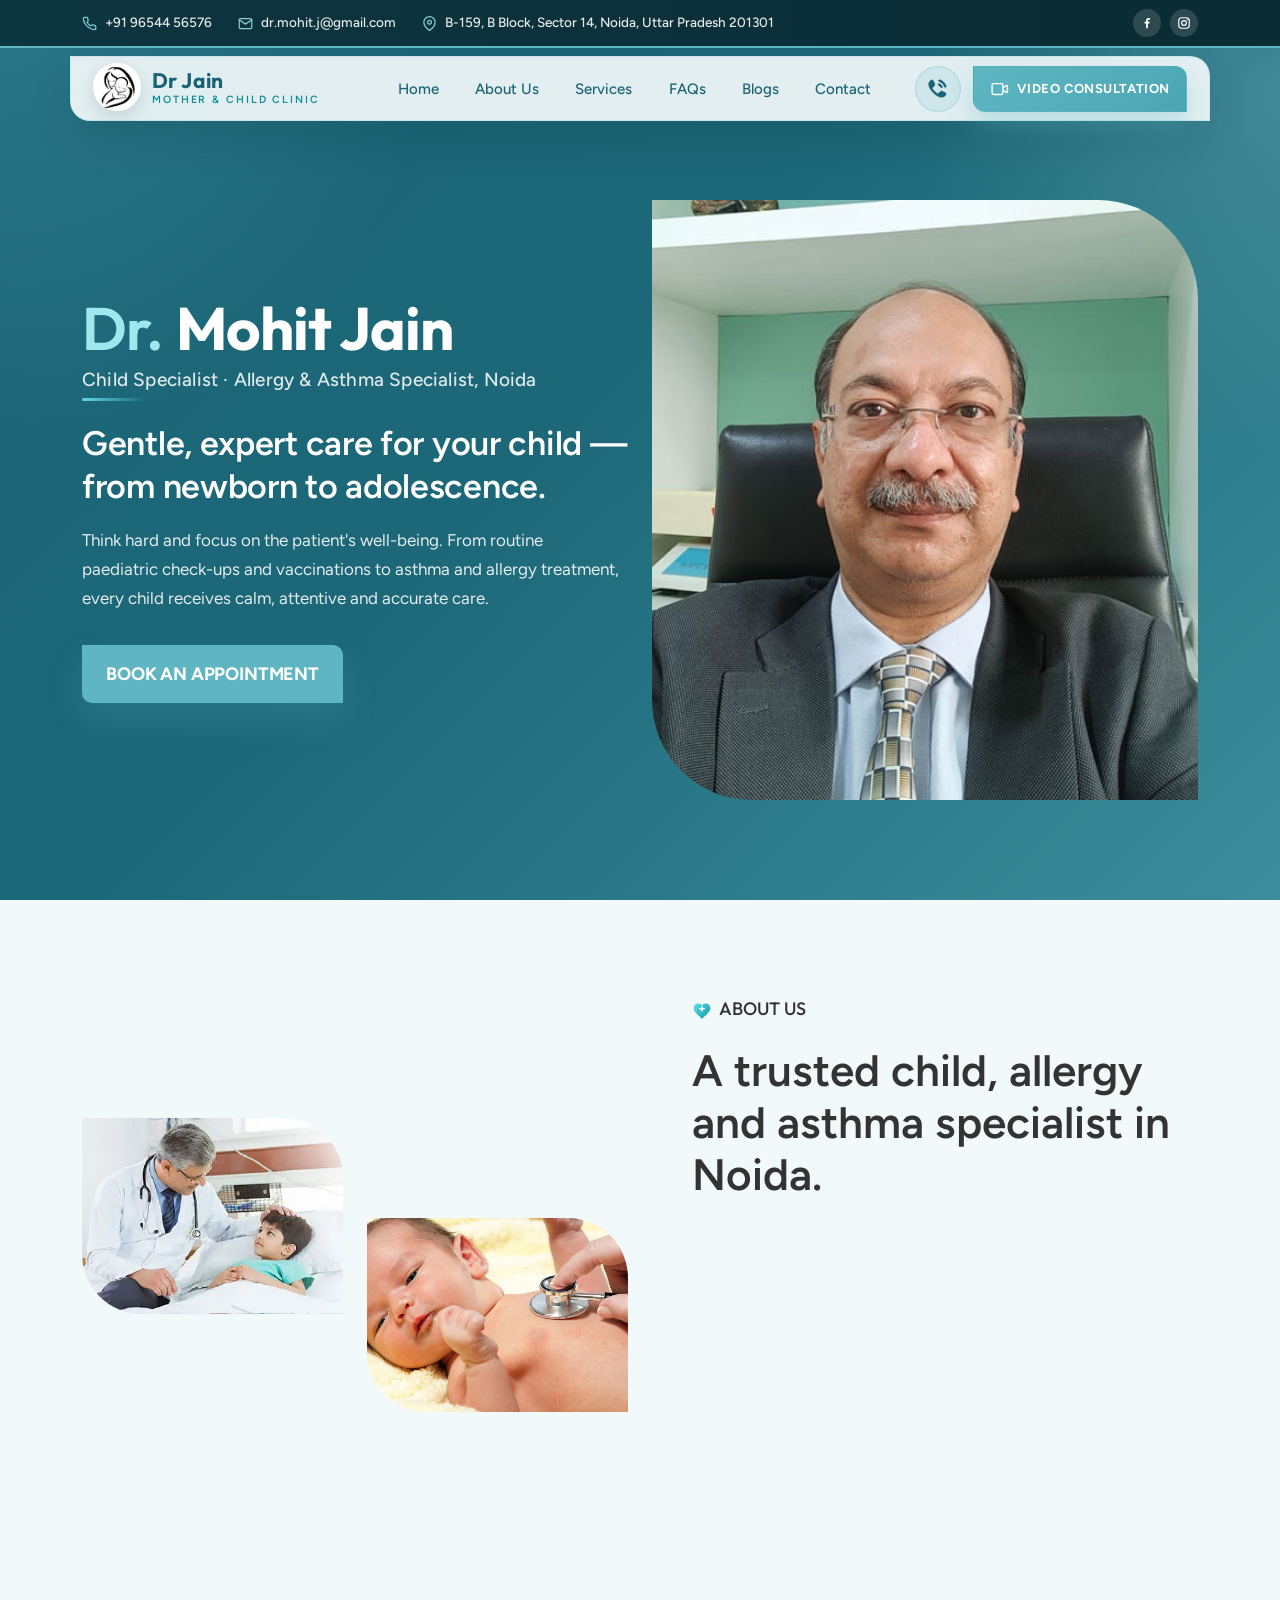
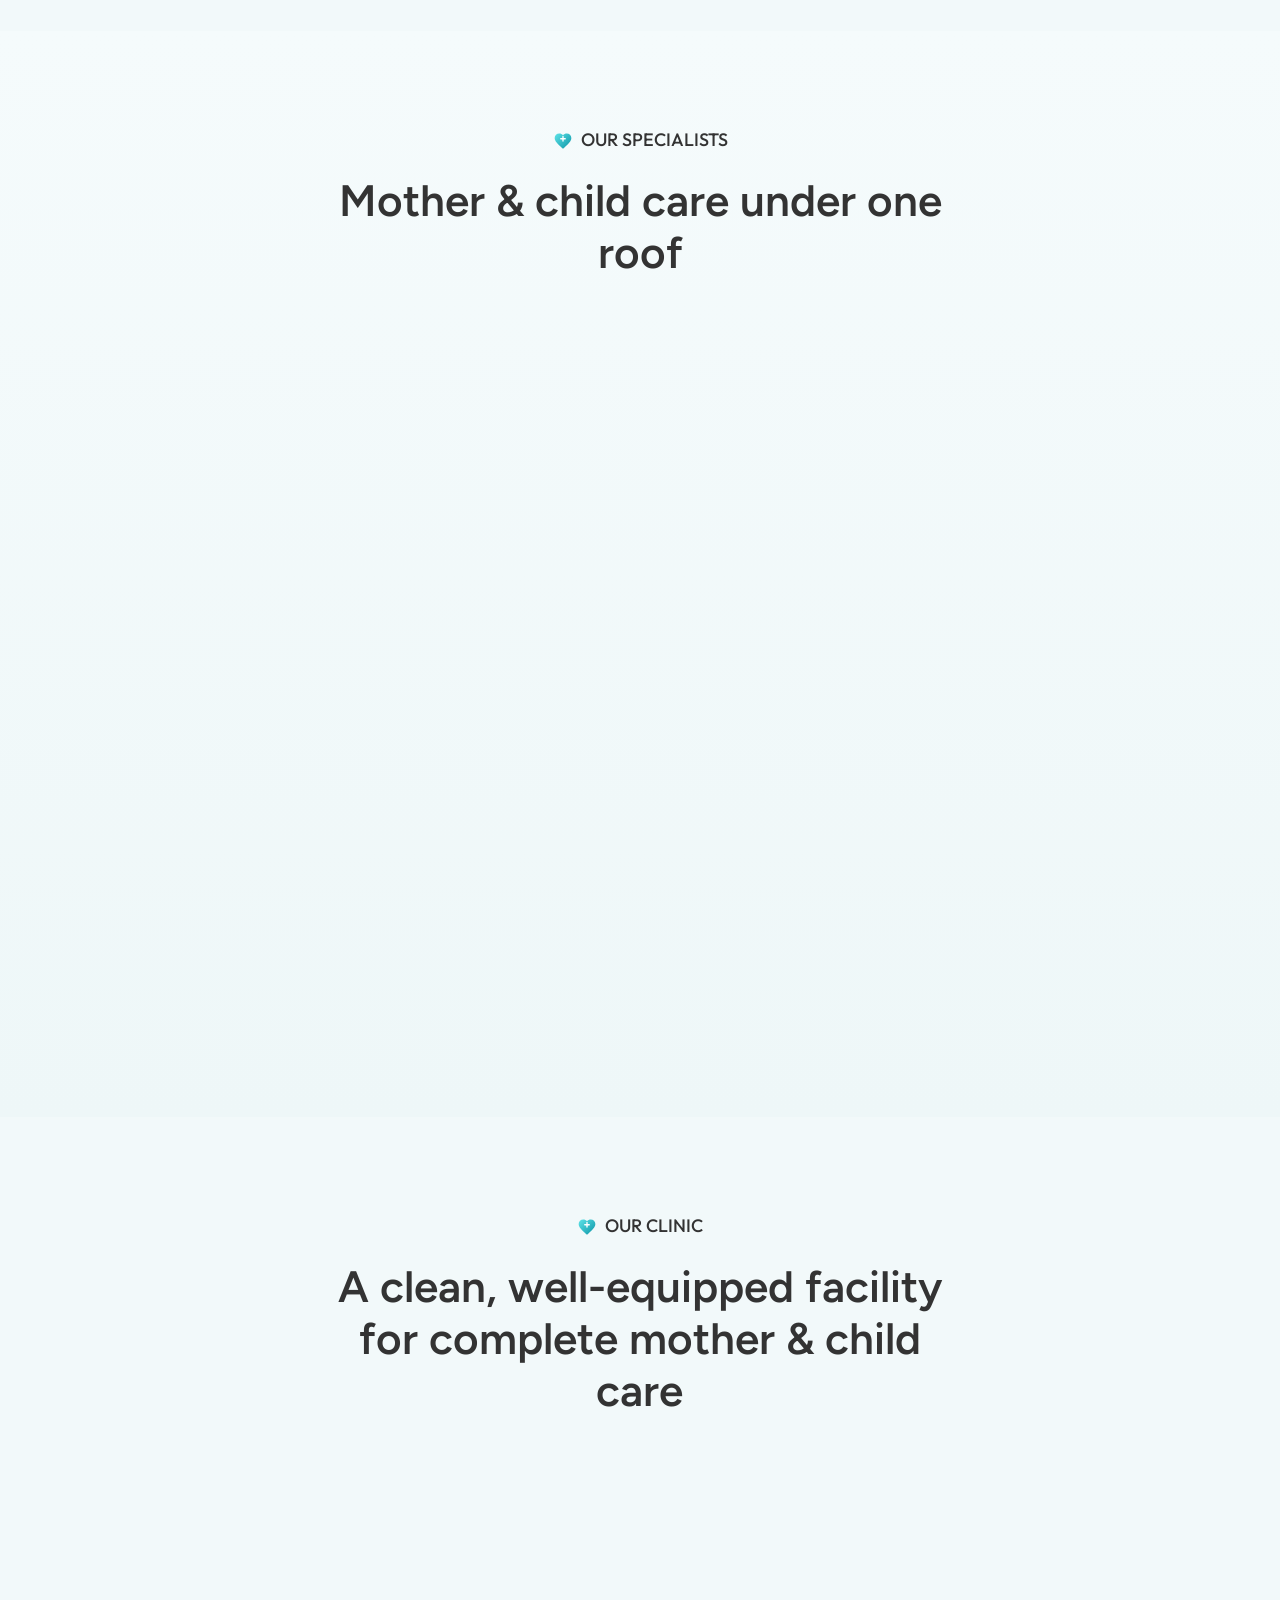
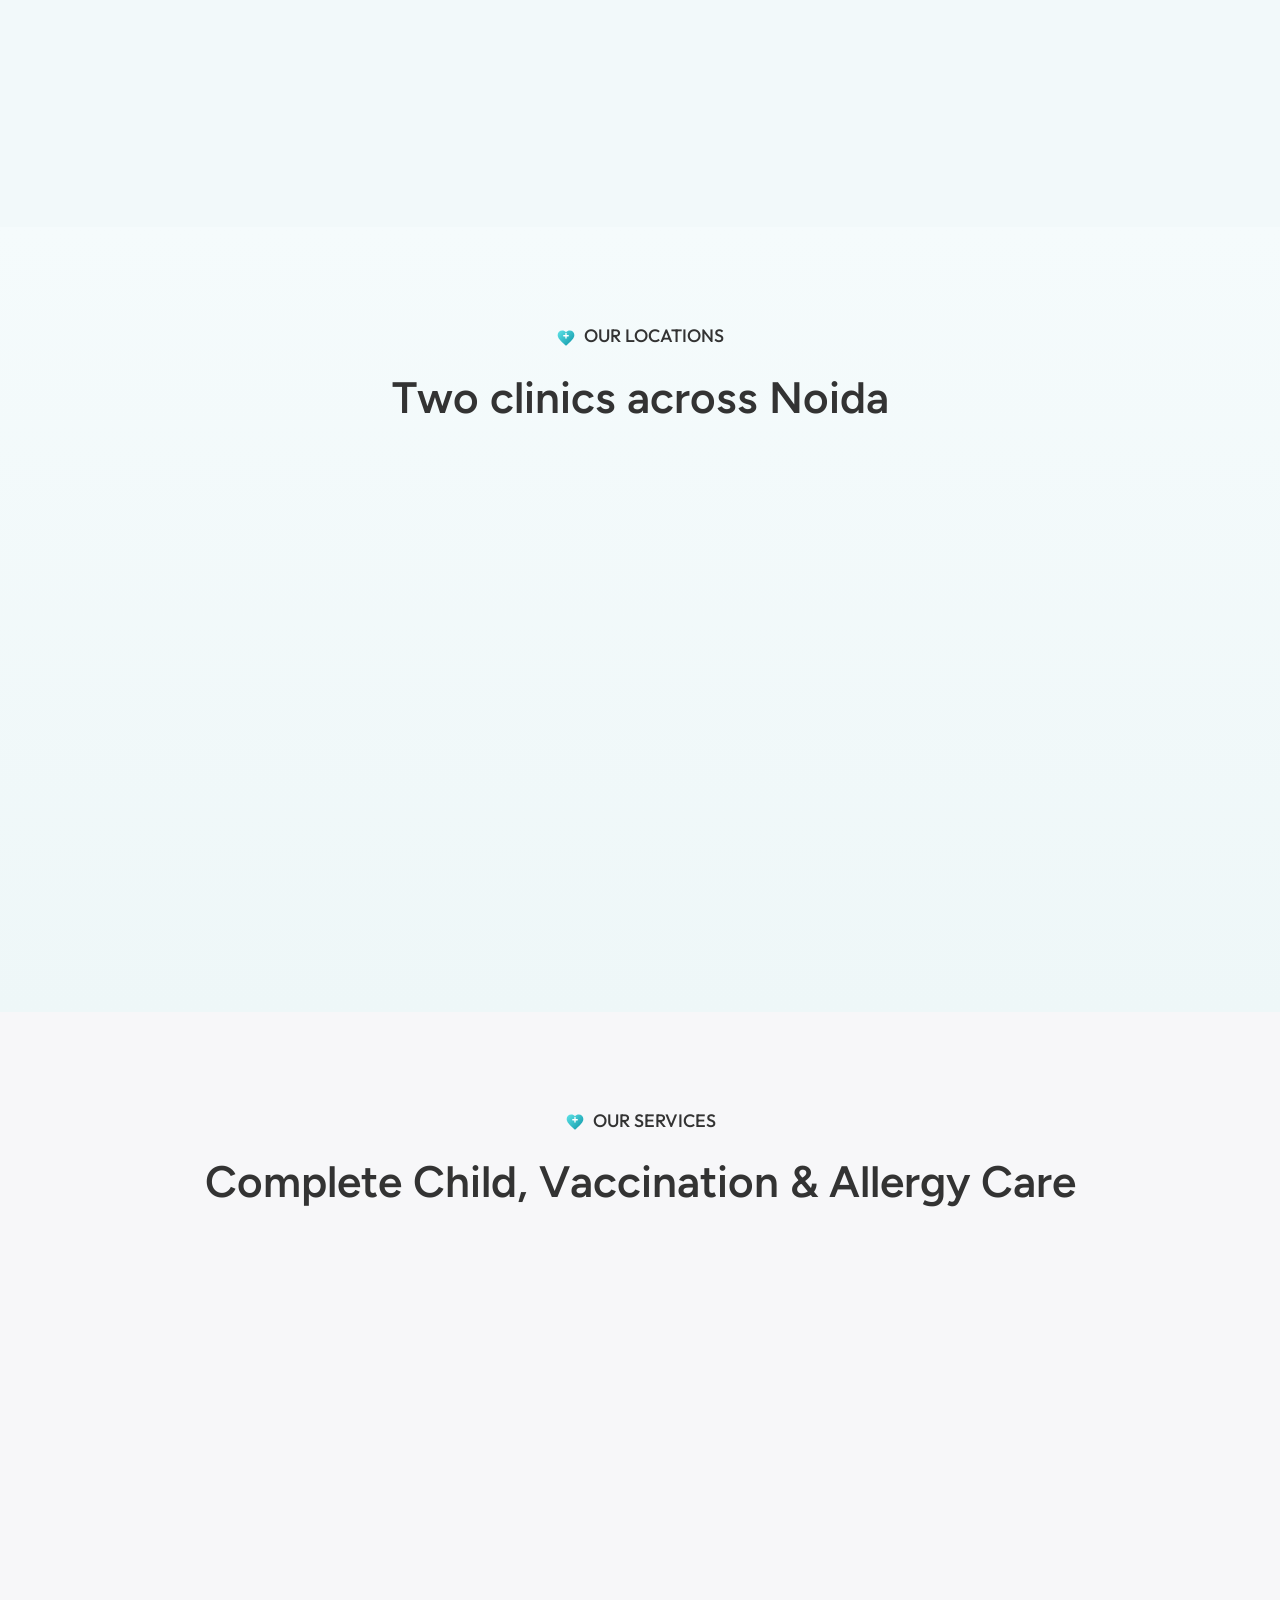
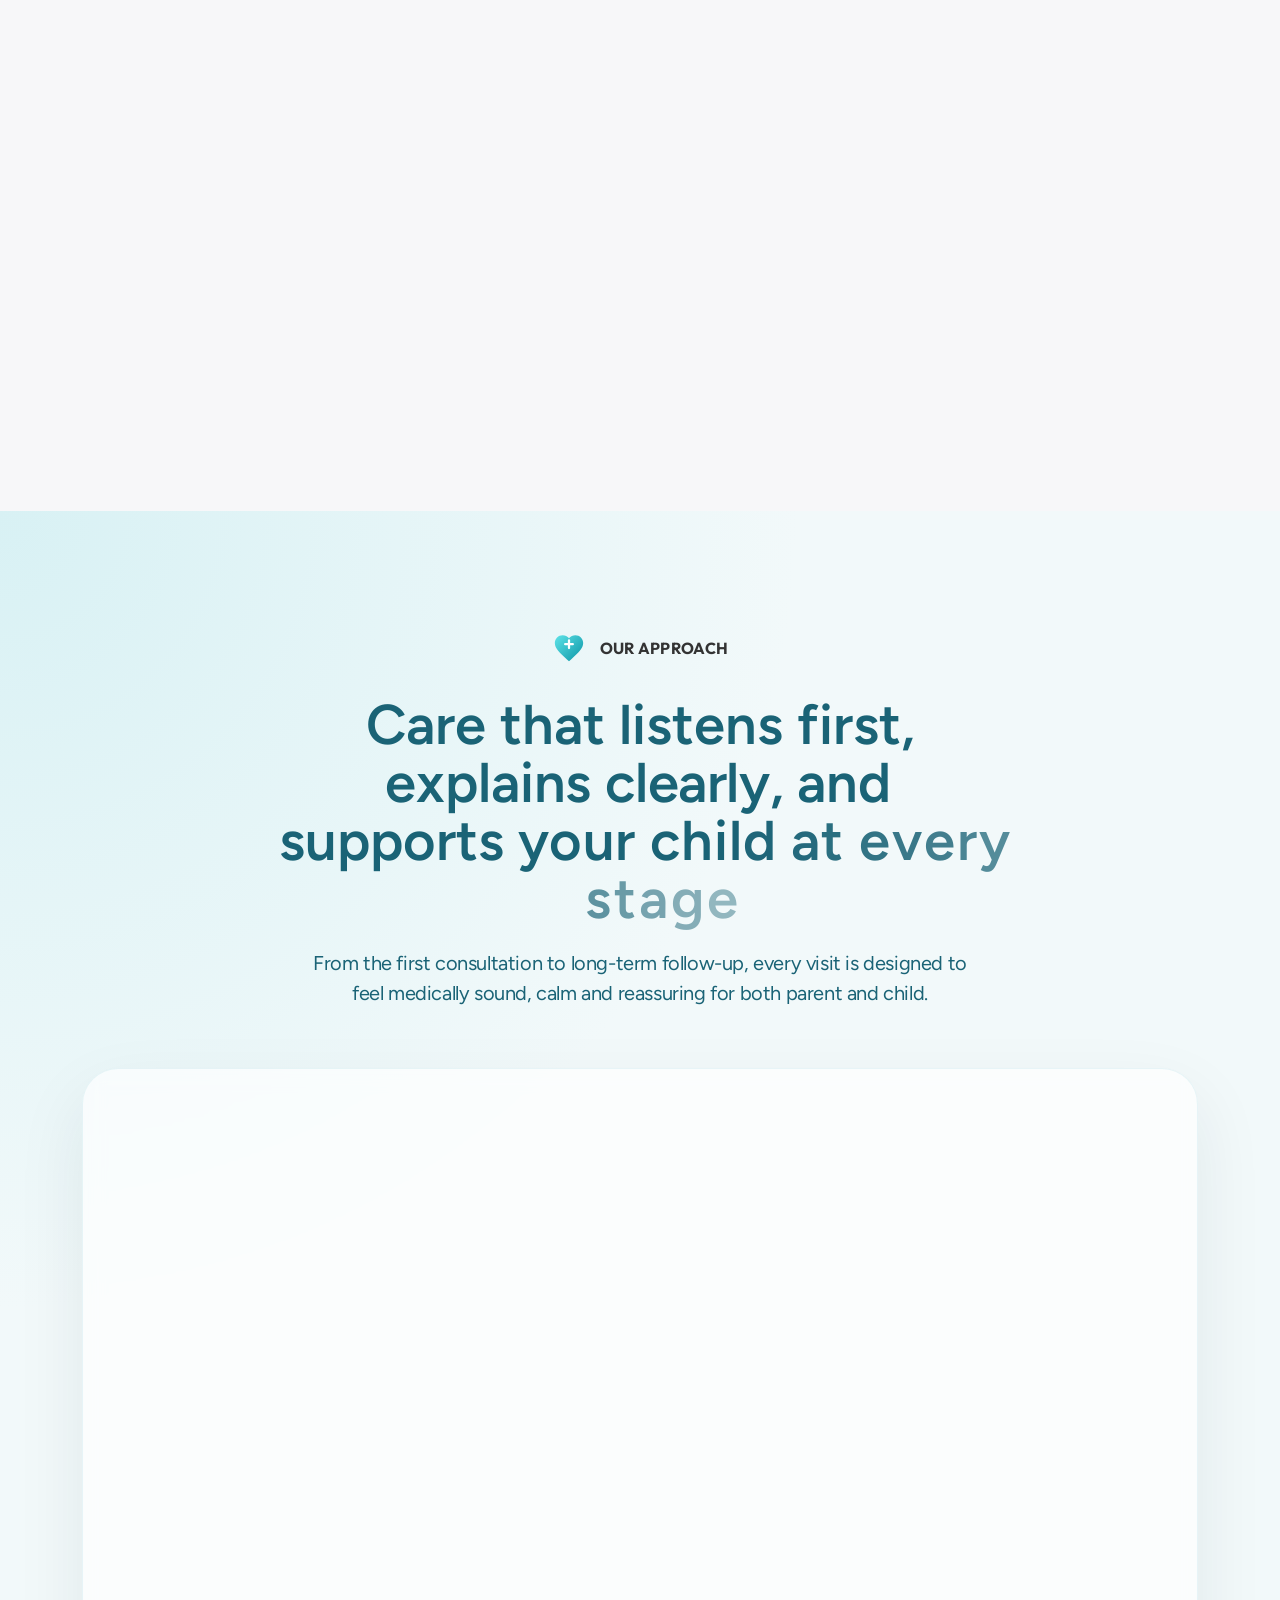
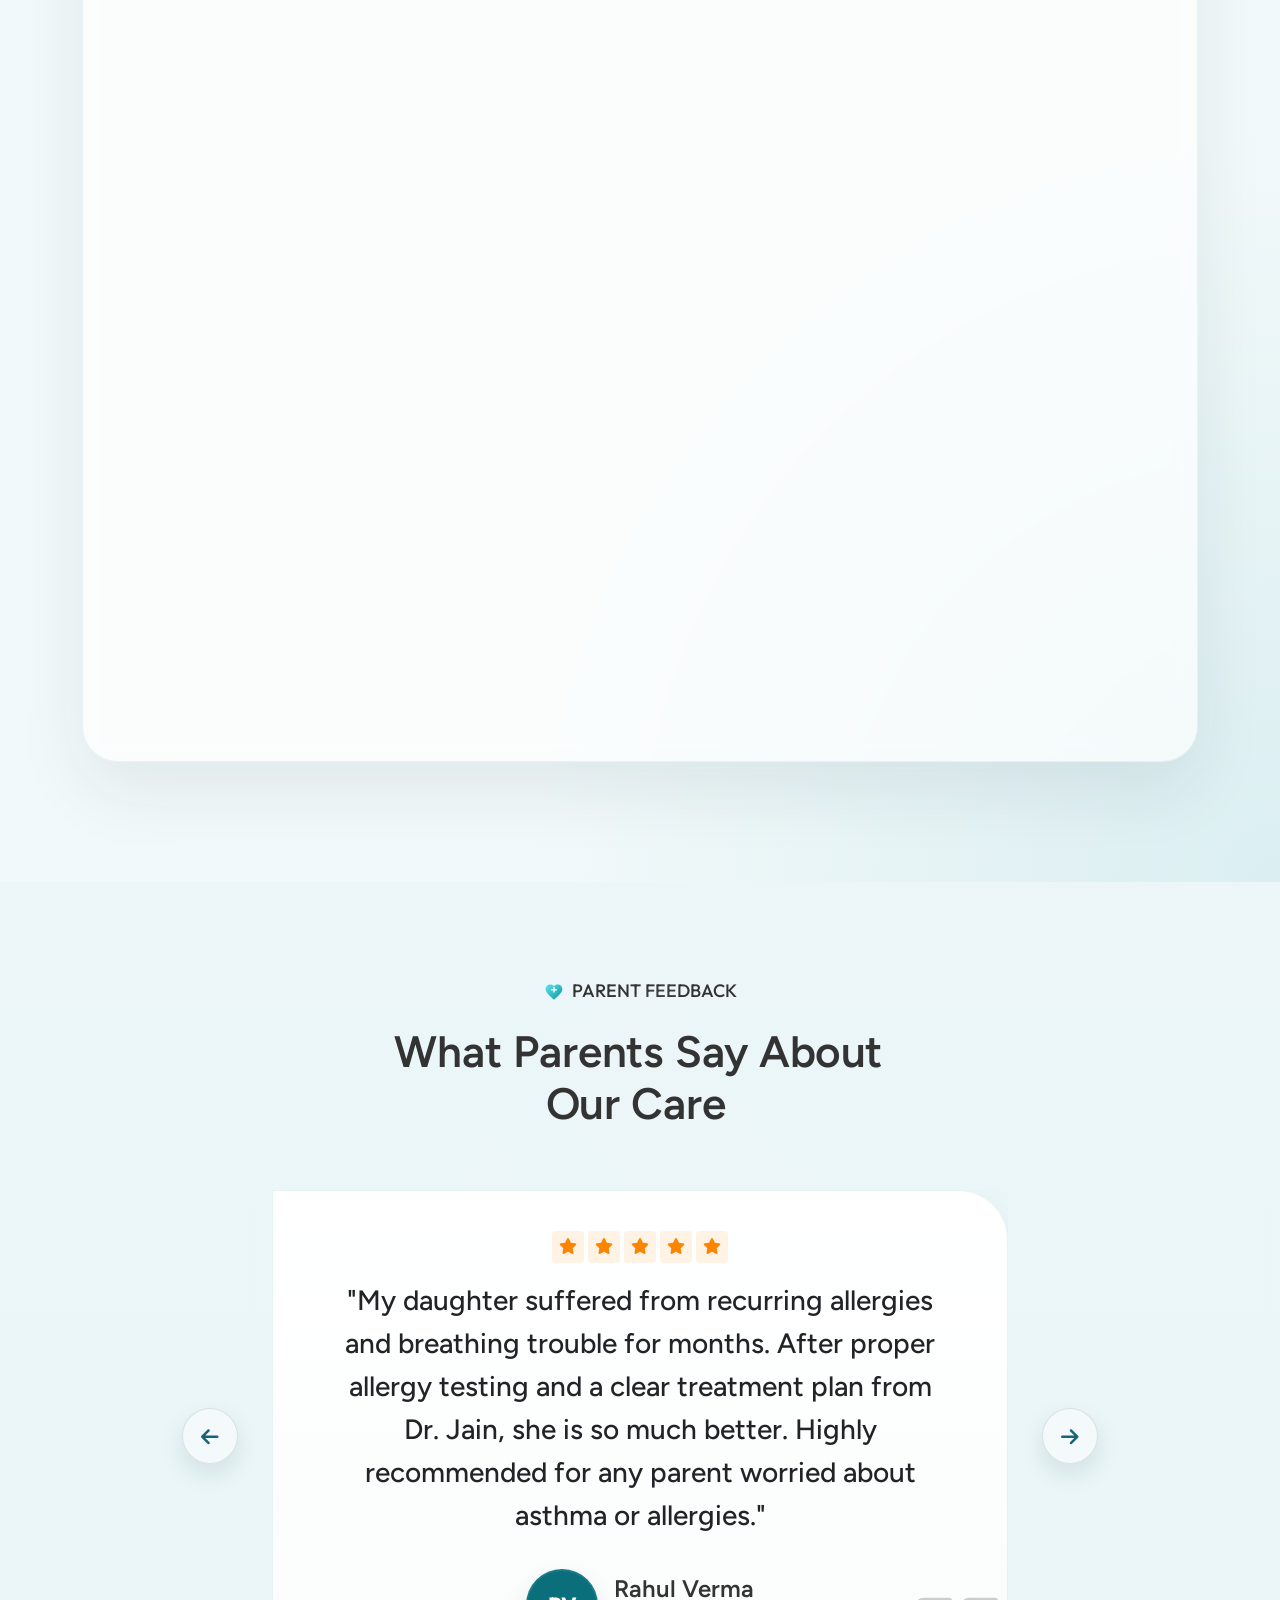
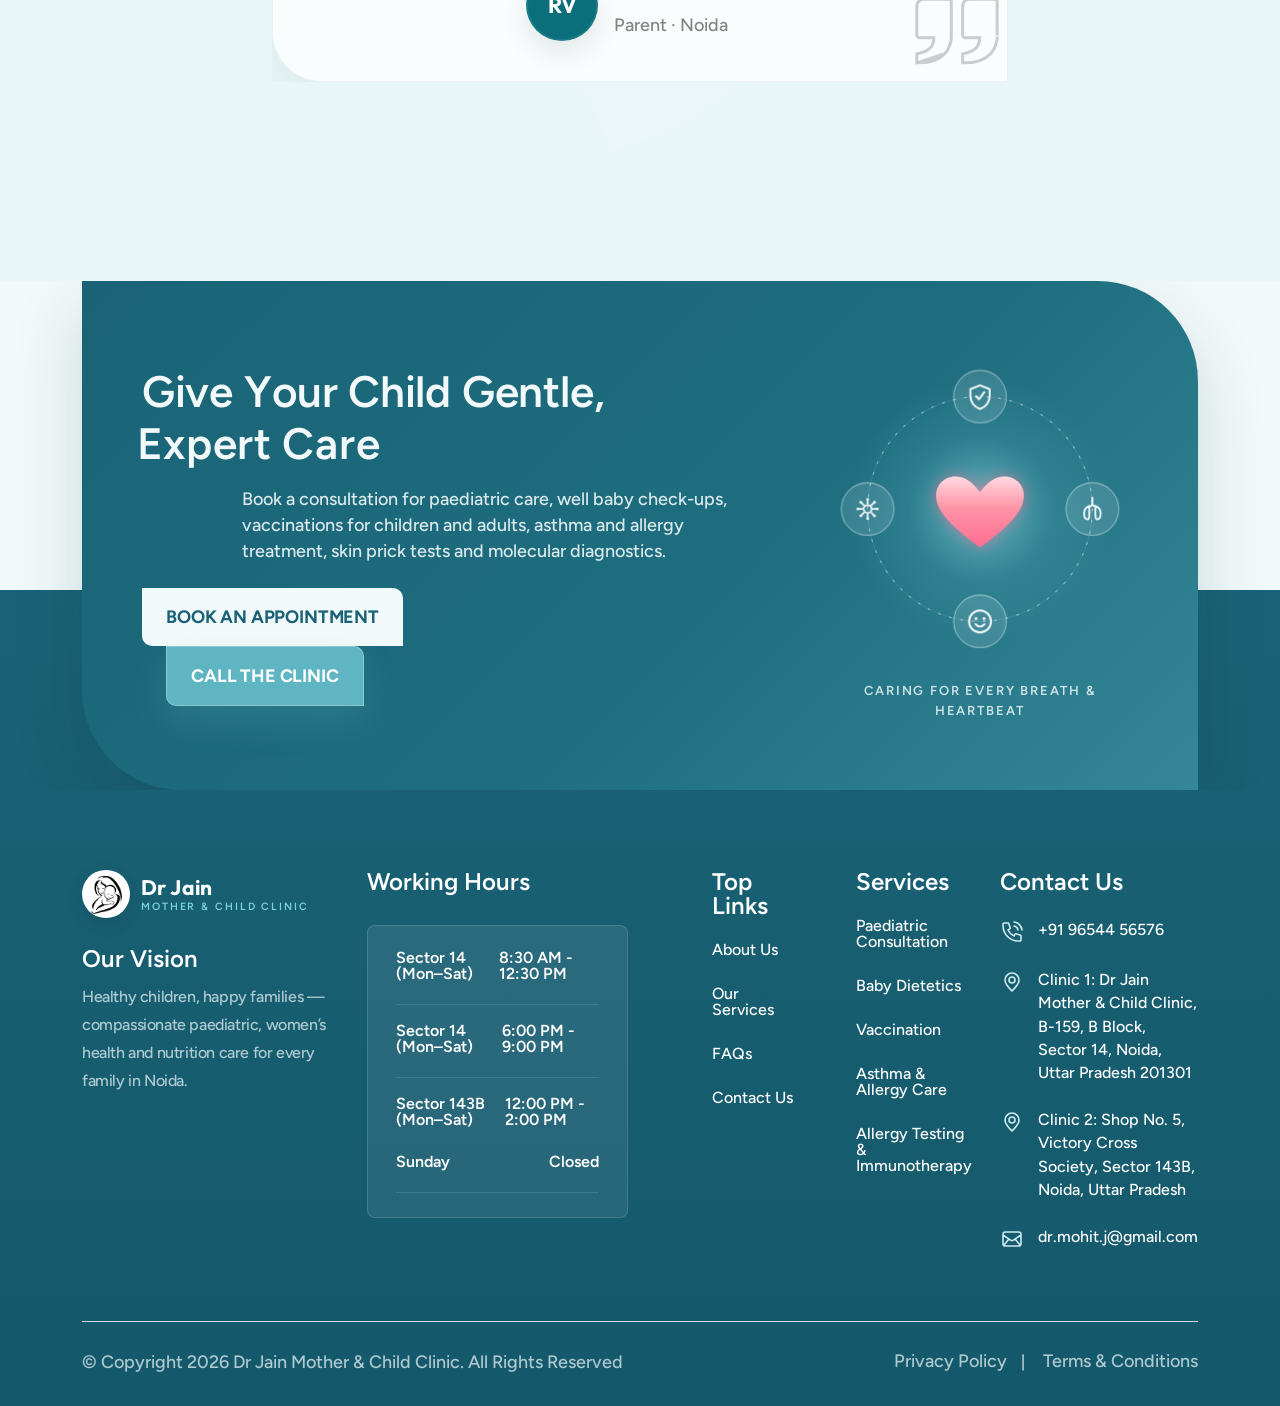
<file: index.html>
<!DOCTYPE html>
<html lang="en">

<head>
  <meta charset="UTF-8">
  <meta name="viewport" content="width=device-width, initial-scale=1.0">
  <title>Dr Jain Mother &amp; Child Clinic | Paediatric, Vaccination &amp; Allergy Care in Noida</title>
  <meta name="description" content="Dr Jain Mother &amp; Child Clinic, Sector 14 &amp; Sector 143B, Noida — Dr. Mohit Jain, Child &amp; Allergy Specialist. Paediatric consultation, well baby clinic, child &amp; adult vaccination, asthma and allergy diagnosis, skin prick tests and molecular diagnostics.">

  <!--=====FAB ICON=======-->
  <link rel="icon" href="assets/img/logo/logo.jpeg" type="image/jpeg">

  <!--===== CSS LINK =======-->
  <link rel="stylesheet" href="assets/css/plugins/bootstrap.min.css">
  <link rel="stylesheet" href="assets/css/plugins/aos.css">
  <link rel="stylesheet" href="assets/css/plugins/fontawesome.css">
  <link rel="stylesheet" href="assets/css/plugins/magnific-popup.css">
  <link rel="stylesheet" href="assets/css/plugins/owlcarousel.min.css">
  <link rel="stylesheet" href="assets/css/plugins/sidebar.css">
  <link rel="stylesheet" href="assets/css/plugins/slick-slider.css">
  <link rel="stylesheet" href="assets/css/plugins/nice-select.css">
  <link rel="stylesheet" href="assets/css/plugins/swiper-bundle.css">
  <link rel="stylesheet" href="assets/css/main.css">

  <style>
    /* Refined hero typography (home page only) */
    .hero-header6--refined h5 {
      letter-spacing: 0.18em;
      opacity: 0.95;
    }
    .hero-name {
      display: block;
      margin: 0 0 6px;
      font-family: var(--ztc-family-font2), var(--ztc-family-font1);
      color: #ffffff;
      font-weight: 700;
      font-size: 60px;
      line-height: 1.05;
      letter-spacing: -1px;
    }
    .hero-name-prefix {
      font-weight: 600;
      color: #9fe7ef;
      margin-right: 0.22em;
    }
    .hero-name-tagline {
      display: block;
      margin: 0 0 4px;
      font-size: 19px;
      font-weight: 500;
      letter-spacing: 0.2px;
      color: rgba(255, 255, 255, 0.86);
    }
    .hero-accent-line {
      width: 64px;
      height: 3px;
      background: linear-gradient(90deg, #5fd6e3 0%, rgba(95, 214, 227, 0) 100%);
      border-radius: 3px;
      margin: 4px 0 22px;
    }
    .hero6-section-area .hero-header6 h2.hero-headline {
      font-size: 34px;
      line-height: 1.25;
      font-weight: 600;
      color: #ffffff;
      letter-spacing: -0.3px;
      max-width: 560px;
      margin-bottom: 18px;
    }
    .hero6-section-area .hero-header6 p.hero-mission {
      font-size: 17px;
      line-height: 1.7;
      color: rgba(255, 255, 255, 0.88);
      max-width: 540px;
      opacity: 1;
      font-weight: 400;
    }
    @media (max-width: 991px) {
      .hero-name { font-size: 48px; }
      .hero-name-tagline { font-size: 18px; }
      .hero6-section-area .hero-header6 h2.hero-headline { font-size: 30px; }
    }
    @media (max-width: 575px) {
      .hero-name { font-size: 40px; }
      .hero-name-tagline { font-size: 16px; }
      .hero6-section-area .hero-header6 h2.hero-headline { font-size: 27px; line-height: 1.3; }
    }

    /* Hide About Us clinic images on mobile/tablet (hero portrait stays visible) */
    @media (max-width: 991px) {
      .about-others-section-area .about-images-area6 {
        display: none !important;
      }
    }
  </style>

  <!--=====  JS SCRIPT LINK =======-->
  <script src="assets/js/plugins/jquery-3-7-1.min.js"></script>
</head>

<body>

  <!--===== PRELOADER STARTS =======-->
  <div class="cs_preloader">
    <div class="cs_preloader_in" aria-label="Loading">
      <div class="cs_loader_logo_wrap">
        <span class="cs_loader_ring cs_loader_ring_one"></span>
        <span class="cs_loader_ring cs_loader_ring_two"></span>
        <div class="cs_loader_logo_box">
          <img src="assets/img/logo/logo.jpeg" alt="Dr Jain Mother & Child Clinic logo">
        </div>
      </div>
      <div class="cs_loader_signature" aria-hidden="true">
        <span class="cs_loader_signature_bar cs_loader_signature_bar_one"></span>
        <span class="cs_loader_signature_bar cs_loader_signature_bar_two"></span>
        <span class="cs_loader_signature_bar cs_loader_signature_bar_three"></span>
        <span class="cs_loader_signature_bar cs_loader_signature_bar_four"></span>
        <span class="cs_loader_signature_bar cs_loader_signature_bar_five"></span>
      </div>
      <div class="cs_loader_text">Loading<span></span></div>
    </div>
  </div>
  <!--===== PRELOADER ENDS =======-->

  <!--===== PROGRESS STARTS=======-->
  <div class="paginacontainer">
    <div class="progress-wrap">
      <svg class="progress-circle svg-content" width="100%" height="100%" viewBox="-1 -1 102 102">
        <path d="M50,1 a49,49 0 0,1 0,98 a49,49 0 0,1 0,-98" />
      </svg>
    </div>
  </div>
  <!--===== PROGRESS ENDS=======-->

  <!--=====HEADER START=======-->
  <header class="homepage6-body">
    <div id="vl-header-sticky" class="vl-header-area vl-transparent-header">
      <div class="djmc-topbar">
        <div class="container">
          <div class="djmc-topbar-inner">
            <div class="djmc-topbar-left">
              <a href="tel:+919654456576" class="djmc-topbar-item"><svg viewBox="0 0 24 24" fill="none" stroke="currentColor" stroke-width="2" stroke-linecap="round" stroke-linejoin="round"><path d="M22 16.92v3a2 2 0 0 1-2.18 2 19.79 19.79 0 0 1-8.63-3.07 19.5 19.5 0 0 1-6-6 19.79 19.79 0 0 1-3.07-8.67A2 2 0 0 1 4.11 2h3a2 2 0 0 1 2 1.72 12.84 12.84 0 0 0 .7 2.81 2 2 0 0 1-.45 2.11L8.09 9.91a16 16 0 0 0 6 6l1.27-1.27a2 2 0 0 1 2.11-.45 12.84 12.84 0 0 0 2.81.7A2 2 0 0 1 22 16.92z"/></svg><span>+91 96544 56576</span></a>
              <a href="mailto:dr.mohit.j@gmail.com" class="djmc-topbar-item djmc-topbar-email"><svg viewBox="0 0 24 24" fill="none" stroke="currentColor" stroke-width="2" stroke-linecap="round" stroke-linejoin="round"><path d="M4 4h16a2 2 0 0 1 2 2v12a2 2 0 0 1-2 2H4a2 2 0 0 1-2-2V6a2 2 0 0 1 2-2z"/><polyline points="22,6 12,13 2,6"/></svg><span>dr.mohit.j@gmail.com</span></a>
              <a href="https://www.google.com/maps/search/?api=1&amp;query=Dr+Jain+Mother+%26+Child+Clinic+B-159+Sector+14+Noida" target="_blank" rel="noopener" class="djmc-topbar-item djmc-topbar-addr"><svg viewBox="0 0 24 24" fill="none" stroke="currentColor" stroke-width="2" stroke-linecap="round" stroke-linejoin="round"><path d="M21 10c0 7-9 13-9 13s-9-6-9-13a9 9 0 0 1 18 0z"/><circle cx="12" cy="10" r="3"/></svg><span>B-159, B Block, Sector 14, Noida, Uttar Pradesh 201301</span></a>
            </div>
            <div class="djmc-topbar-social">
              <a href="#" aria-label="Facebook" target="_blank" rel="noopener"><svg viewBox="0 0 24 24" fill="currentColor"><path d="M13.5 21v-8h2.7l.4-3.1h-3.1V7.9c0-.9.25-1.5 1.55-1.5H17V3.6c-.3 0-1.3-.1-2.45-.1-2.42 0-4.05 1.47-4.05 4.17V9.9H7.8V13h2.7v8h3z"/></svg></a>
              <a href="#" aria-label="Instagram" target="_blank" rel="noopener"><svg viewBox="0 0 24 24" fill="none" stroke="currentColor" stroke-width="2"><rect x="3" y="3" width="18" height="18" rx="5"/><circle cx="12" cy="12" r="4"/><circle cx="17.5" cy="6.5" r="1.2" fill="currentColor" stroke="none"/></svg></a>
            </div>
          </div>
        </div>
      </div>
      <div class="container">
        <div class="row align-items-center row-bg1">
          <div class="col-lg-2 col-md-6 col-6">
            <div class="vl-logo">
              <a href="index.html" class="djmc-brand"><span class="djmc-brand-mark"><img src="assets/img/logo/logo.jpeg" alt="Dr Jain Mother & Child Clinic"></span><span class="djmc-brand-text"><strong>Dr Jain</strong><small>Mother &amp; Child Clinic</small></span></a>
            </div>
          </div>
          <div class="col-lg-7 d-none d-lg-block">
            <div class="vl-main-menu text-center">
              <nav class="vl-mobile-menu-active">
                <ul>
                  <li class="has-dropdown">
                    <a href="index.html">Home</a>
                  </li>
                  <li class="has-dropdown">
                    <a href="about.html">About Us</a>
                  </li>
                  <li class="has-dropdown">
                    <a href="services.html">Services</a>
                  </li>
                  <li class="has-dropdown">
                    <a href="faq.html">FAQs</a>
                  </li>
                  <li class="has-dropdown">
                    <a href="https://drmohitj.exlyapp.com/blog" target="_blank" rel="noopener">Blogs</a>
                  </li>
                  <li class="has-dropdown">
                    <a href="contact.html">Contact</a>
                  </li>
                </ul>
              </nav>
            </div>
          </div>
          <div class="col-lg-3 col-md-6 col-6">
            <div class="vl-hero-btn d-none d-lg-block text-end">
              <div class="btn-area1">
                <a href="https://drmohitj.exlyapp.com/checkout/05e79e08-b14f-41e8-acdb-88accc508b72" target="_blank" rel="noopener" class="vl-btn-video" aria-label="Book a Video Consultation" title="Book a Video Consultation"><svg xmlns="http://www.w3.org/2000/svg" width="20" height="20" viewBox="0 0 24 24" fill="none"><path d="M15.5 10.5l4.4-2.55c.46-.27 1.05.06 1.05.6v6.9c0 .54-.59.87-1.05.6L15.5 13.5m-11 5h9a2 2 0 0 0 2-2v-9a2 2 0 0 0-2-2h-9a2 2 0 0 0-2 2v9a2 2 0 0 0 2 2Z" stroke="currentColor" stroke-width="1.7" stroke-linecap="round" stroke-linejoin="round"/></svg><span class="vl-btn-video-txt">Video Consultation</span></a>
                <a href="tel:+919654456576" class="vl-btn7 vl-btn-call" aria-label="Call +91 96544 56576" title="+91 96544 56576"><svg xmlns="http://www.w3.org/2000/svg" width="20"
                    height="20" viewBox="0 0 20 20" fill="none">
                    <g clip-path="url(#clip0_5832_90599)">
                      <path
                        d="M4.32688 1.17695C4.79912 1.27456 5.1752 1.59185 5.40887 2.01104L6.15321 3.34641C6.42738 3.83825 6.65811 4.25215 6.80878 4.61195C6.96862 4.99364 7.06355 5.37002 7.02016 5.78615C6.97676 6.20229 6.80622 6.55099 6.57107 6.89148C6.3494 7.21245 6.03823 7.56985 5.66848 7.99454L4.57431 9.25135C4.37824 9.4766 4.2802 9.58919 4.27124 9.72994C4.26228 9.87069 4.34263 9.99094 4.50333 10.2314C5.87299 12.2806 7.71894 14.1272 9.76983 15.498C10.0103 15.6587 10.1305 15.739 10.2712 15.7301C10.412 15.7211 10.5247 15.6231 10.7498 15.427L12.0067 14.3328C12.4314 13.963 12.7888 13.6519 13.1098 13.4302C13.4502 13.195 13.799 13.0245 14.2151 12.9811C14.6312 12.9377 15.0077 13.0327 15.3893 13.1925C15.7491 13.3432 16.163 13.5739 16.6547 13.848L17.9902 14.5924C18.4094 14.8261 18.7267 15.2022 18.8243 15.6744C18.9229 16.1515 18.7775 16.6312 18.4562 17.0254C17.2904 18.4557 15.4227 19.3664 13.4633 18.9711C12.259 18.7282 11.0707 18.3234 9.63342 17.4992C6.74558 15.843 4.15636 13.2524 2.50212 10.3679C1.67786 8.9306 1.2731 7.74232 1.03015 6.53794C0.634898 4.57858 1.54559 2.71085 2.9759 1.5451C3.37009 1.22381 3.84971 1.07834 4.32688 1.17695Z"
                        fill="white" />
                      <path fill-rule="evenodd" clip-rule="evenodd"
                        d="M11.3045 1.54C11.432 1.0978 11.894 0.842779 12.3362 0.970388C15.559 1.90041 18.0973 4.43862 19.0275 7.66132C19.155 8.1035 18.9 8.56545 18.4579 8.69304C18.0157 8.8207 17.5537 8.5657 17.4261 8.1235C16.6548 5.45101 14.5466 3.34295 11.874 2.57171C11.4319 2.4441 11.1769 1.98219 11.3045 1.54ZM10.793 5.47187C10.973 5.04825 11.4622 4.85066 11.8859 5.03055C13.2706 5.6186 14.3793 6.72725 14.9673 8.11199C15.1472 8.53562 14.9496 9.02487 14.526 9.20479C14.1024 9.38462 13.6131 9.18704 13.4332 8.76345C13.014 7.77614 12.2217 6.9839 11.2344 6.56463C10.8108 6.38474 10.6132 5.8955 10.793 5.47187Z"
                        fill="white" />
                    </g>
                    <defs>
                      <clipPath id="clip0_5832_90599">
                        <rect width="20" height="20" fill="white" />
                      </clipPath>
                    </defs>
                  </svg>+91 96544 56576</a>
              </div>
            </div>
            <div class="vl-header-action-item d-block d-lg-none">
              <button type="button" class="vl-offcanvas-toggle">
                <i class="fa-solid fa-bars-staggered"></i>
              </button>
            </div>
          </div>
        </div>
      </div>
    </div>
  </header>

  <div class="header-search-form-wrapper">
    <div class="tx-search-close tx-close"><i class="fa-solid fa-xmark"></i></div>
    <div class="header-search-container">
      <form role="search" class="search-form">
        <input type="search" class="search-field" placeholder="Search..." value="" name="s">
        <button type="submit" class="search-submit"><svg xmlns="http://www.w3.org/2000/svg" width="19" height="18"
            viewBox="0 0 19 18" fill="none">
            <path
              d="M14.3865 12.4626L17.5986 15.6746L16.5379 16.7353L13.3259 13.5233C12.171 14.4473 10.7063 15 9.11328 15C5.38728 15 2.36328 11.976 2.36328 8.25C2.36328 4.524 5.38728 1.5 9.11328 1.5C12.8393 1.5 15.8633 4.524 15.8633 8.25C15.8633 9.843 15.3105 11.3077 14.3865 12.4626ZM12.8818 11.9061C13.7989 10.9609 14.3633 9.6717 14.3633 8.25C14.3633 5.34938 12.0139 3 9.11328 3C6.21266 3 3.86328 5.34938 3.86328 8.25C3.86328 11.1506 6.21266 13.5 9.11328 13.5C10.535 13.5 11.8242 12.9356 12.7694 12.0185L12.8818 11.9061Z"
              fill="#06030E" />
          </svg></button>
      </form>
    </div>
  </div>
  <div class="body-overlay"></div>
  <!--=====HEADER END =======-->

  <!--===== MOBILE HEADER STARTS =======-->
  <div class="homepage6-body">
    <div class="vl-offcanvas">
      <div class="vl-offcanvas-wrapper">
        <div class="vl-offcanvas-header d-flex justify-content-between align-items-center mb-90">
          <div class="vl-offcanvas-logo">
            <a href="index.html" class="djmc-brand"><span class="djmc-brand-mark"><img src="assets/img/logo/logo.jpeg" alt="Dr Jain Mother & Child Clinic"></span><span class="djmc-brand-text"><strong>Dr Jain</strong><small>Mother &amp; Child Clinic</small></span></a>
          </div>
          <div class="vl-offcanvas-close">
            <button class="vl-offcanvas-close-toggle"><i class="fa-solid fa-xmark"></i></button>
          </div>
        </div>

        <div class="vl-offcanvas-menu d-lg-none mb-40">
          <nav></nav>
        </div>

        <div class="space20"></div>
        <div class="vl-offcanvas-info">
          <h3 class="vl-offcanvas-sm-title">Contact Us</h3>
          <div class="space20"></div>
          <span><a href="mailto:dr.mohit.j@gmail.com"><i class="fa-regular fa-envelope"></i> dr.mohit.j@gmail.com</a></span>
          <span><a href="tel:+919654456576"><i class="fa-solid fa-phone"></i> +91 96544 56576</a></span>
          <span><a href="#"><i class="fa-solid fa-location-dot"></i> B-159, B Block, Sector 14, Noida, Uttar Pradesh 201301</a></span>
        </div>
        <div class="jyoti-community-card">
          <h3>Book an Appointment</h3>
          <p>Caring paediatric, vaccination and allergy treatment for your family.</p>
          <a href="https://drmohitj.exlyapp.com/checkout/05e79e08-b14f-41e8-acdb-88accc508b72" target="_blank" rel="noopener" class="jyoti-community-btn">Schedule a Visit</a>
        </div>
      </div>
    </div>
    <div class="vl-offcanvas-overlay"></div>
  </div>
  <!--===== MOBILE HEADER STARTS =======-->

  <!--===== HERO AREA STARTS =======-->
  <div class="hero6-section-area">
    <div class="container">
      <div class="row align-items-center">
        <div class="col-lg-6">
          <div class="hero-header6 hero-header6--refined">
            <h1 class="hero-name" data-aos="fade-up" data-aos-duration="800">
              <span class="hero-name-prefix">Dr.</span>Mohit Jain
            </h1>
            <span class="hero-name-tagline" data-aos="fade-up" data-aos-duration="850">Child Specialist · Allergy &amp; Asthma Specialist, Noida</span>
            <div class="hero-accent-line" data-aos="fade-right" data-aos-duration="900"></div>
            <h2 class="hero-headline text-anime-style-3">Gentle, expert care for your child — from newborn to adolescence.</h2>
            <p class="hero-mission" data-aos="fade-left" data-aos-duration="900">Think hard and focus on the patient's well-being. From routine paediatric check-ups and vaccinations to asthma and allergy treatment, every child receives calm, attentive and accurate care.</p>
            <div class="space32"></div>
            <div class="btn-area1" data-aos="fade-left" data-aos-duration="1000">
              <a href="https://drmohitj.exlyapp.com/checkout/05e79e08-b14f-41e8-acdb-88accc508b72" target="_blank" rel="noopener" class="vl-btn7">Book an Appointment</a>
            </div>
          </div>
        </div>

        <div class="col-lg-6">
          <div class="hero-shape-area">
            <img src="assets/img/elements/elements25.png" alt="" class="elements25">
            <div class="hero8-single-image">
              <img src="assets/img/all-images/dr-jain/about1.webp" alt="Dr. Mohit Jain — Child &amp; Allergy Specialist, Noida" style="height:600px; width:100%; object-fit:cover; object-position:center top; border-radius:0 100px 0 100px;">
            </div>
          </div>
        </div>
      </div>
    </div>
  </div>
  <!--===== HERO AREA ENDS =======-->

  <!--===== ABOUT AREA STARTS =======-->
  <div class="about-others-section-area sp1">
    <div class="container">
      <div class="row align-items-center">
        <div class="col-lg-6">
          <div class="about-images-area6">
            <div class="row">
              <div class="col-lg-6 col-md-6">
                <div class="img1">
                  <div class="img reveal">
                    <img src="assets/img/all-images/dr-jain/img2.webp" alt="Dr. Mohit Jain reassuring a young patient">
                  </div>
                </div>
              </div>

              <div class="col-lg-6 col-md-6">
                <div class="space100"></div>
                <div class="img2 reveal image-anime">
                  <img src="assets/img/all-images/dr-jain/service2.webp" alt="Newborn examination at the well baby clinic">
                </div>
              </div>
            </div>
          </div>
        </div>
        <div class="col-lg-6">
          <div class="heading6">
            <h5 class="vl-section-subtitle"><img src="assets/img/icons/section-mark.svg" alt=""> About Us</h5>
            <div class="space24"></div>
            <h2 class="vl-section-title text-anime-style-3">A trusted child, allergy and asthma specialist in Noida.</h2>
            <div class="space16"></div>
            <p data-aos="fade-left" data-aos-duration="900">Dr. Mohit Jain is an experienced child specialist dedicated
              to comprehensive healthcare for children — from newborn growth monitoring and vaccinations to the
              diagnosis and treatment of asthma and allergies. Care is calm, structured and easy for parents to
              understand.</p>
            <div class="space10"></div>
            <ul data-aos="fade-left" data-aos-duration="1000">
              <li><img src="assets/img/icons/about-icons1.svg" alt=""> Personalised evaluation based on your child's
                age and symptoms.</li>
              <li><img src="assets/img/icons/about-icons1.svg" alt=""> Best-quality vaccines for children, adolescents
                and adults.</li>
              <li><img src="assets/img/icons/about-icons1.svg" alt=""> Advanced allergy and asthma diagnostics, including
                skin prick tests.</li>
            </ul>
          </div>
        </div>
      </div>
    </div>
  </div>
  <!--===== ABOUT AREA ENDS =======-->

  <!--===== OUR SPECIALISTS STARTS =======-->
  <div class="djmc-team-section sp1">
    <div class="container">
      <div class="row">
        <div class="col-lg-7 m-auto">
          <div class="heading6 text-center space-margin60">
            <h5 class="vl-section-subtitle"><img src="assets/img/icons/section-mark.svg" alt=""> Our Specialists</h5>
            <div class="space24"></div>
            <h2 class="vl-section-title text-anime-style-3">Mother &amp; child care under one roof</h2>
            <div class="space16"></div>
            <p data-aos="fade-up" data-aos-duration="900">A dedicated team of experienced specialists caring for your whole family — from paediatrics and allergy to obstetrics, gynaecology and clinical nutrition.</p>
          </div>
        </div>
      </div>
      <div class="djmc-team-grid">
        <div class="djmc-team-card" data-aos="fade-up" data-aos-duration="700">
          <div class="djmc-team-media">
            <img src="assets/img/all-images/dr-jain/team/dr-mohit-jain.jpg" alt="Dr. Mohit Jain — Senior Child Specialist &amp; Allergist, Noida">
            <span class="djmc-team-role">Child Specialist &amp; Allergist</span>
          </div>
          <div class="djmc-team-body">
            <h4>Dr. Mohit Jain</h4>
            <p class="djmc-team-qual">MD Paediatrics · MD Physician · Trained in Allergy Testing &amp; Immunotherapy</p>
            <div class="djmc-team-meta">
              <div><strong>Experience</strong><span>28 years</span></div>
              <div><strong>Timings</strong><span>Mon–Sat · 8:30–11:00 AM &amp; 6:00–9:00 PM</span></div>
            </div>
            <div class="djmc-team-chips">
              <span>IMA</span><span>IAP</span><span>IAP Allergy &amp; Immunology</span><span>ICAAAI</span><span>EAACI</span>
            </div>
          </div>
        </div>

        <div class="djmc-team-card djmc-team-card--alt" data-aos="fade-up" data-aos-duration="850">
          <div class="djmc-team-media">
            <div class="djmc-team-monogram">
              <svg class="djmc-team-doctor" viewBox="0 0 200 214" preserveAspectRatio="xMidYMax meet" role="img" aria-label="Female doctor illustration" xmlns="http://www.w3.org/2000/svg">
                <!-- hair back -->
                <path d="M50 172 C43 128 42 86 50 60 C59 30 78 16 100 16 C122 16 141 30 150 60 C158 86 157 128 150 172 Z" fill="#141118"/>
                <!-- neck -->
                <path d="M84 118 L116 118 L120 158 L80 158 Z" fill="#f3ccb2"/>
                <path d="M84 118 L116 118 L117 132 C109 140 91 140 83 132 Z" fill="#e6b498"/>
                <!-- face -->
                <ellipse cx="100" cy="84" rx="35" ry="41" fill="#f6d3bd"/>
                <!-- ears -->
                <circle cx="65" cy="88" r="6" fill="#f3ccb2"/>
                <circle cx="135" cy="88" r="6" fill="#f3ccb2"/>
                <!-- fringe -->
                <path d="M65 80 C64 50 82 36 100 36 C118 36 137 50 136 80 C129 67 118 65 109 72 L104 58 L98 72 L92 58 L87 72 C78 65 71 68 65 80 Z" fill="#141118"/>
                <!-- scrub V -->
                <path d="M76 150 L100 200 L124 150 L126 214 L74 214 Z" fill="#87c6cb"/>
                <!-- coat -->
                <path d="M24 214 L24 198 C24 166 52 148 80 146 L100 182 L120 146 C148 148 176 166 176 198 L176 214 Z" fill="#eef3f7"/>
                <!-- lapels -->
                <path d="M80 146 L100 182 L90 149 Z" fill="#dbe6ee"/>
                <path d="M120 146 L100 182 L110 149 Z" fill="#dbe6ee"/>
                <!-- stethoscope -->
                <g fill="none" stroke="#2b2437" stroke-width="6" stroke-linecap="round" stroke-linejoin="round">
                  <path d="M94 149 C84 152 76 160 74 174"/>
                  <path d="M74 174 C73 180 70 184 67 187"/>
                  <path d="M76 176 C80 186 86 192 90 195"/>
                  <path d="M106 149 C120 152 132 162 135 178 C137 190 130 197 120 196"/>
                </g>
                <!-- left ear tips -->
                <circle cx="64" cy="189" r="8" fill="#3b3550"/><circle cx="64" cy="189" r="3.4" fill="#cfcbd9"/>
                <circle cx="92" cy="197" r="8" fill="#3b3550"/><circle cx="92" cy="197" r="3.4" fill="#cfcbd9"/>
                <!-- right diaphragm -->
                <circle cx="118" cy="197" r="11" fill="#3b3550"/><circle cx="118" cy="197" r="6" fill="#bdb9cb"/>
                <!-- cross emblem -->
                <g fill="#87c6cb">
                  <rect x="147" y="180" width="7" height="20" rx="1.6"/>
                  <rect x="140" y="187" width="21" height="7" rx="1.6"/>
                </g>
              </svg>
            </div>
            <span class="djmc-team-role">Obstetrician &amp; Gynaecologist</span>
          </div>
          <div class="djmc-team-body">
            <h4>Dr. (Mrs.) Bharti Jain</h4>
            <p class="djmc-team-qual">MS Obstetrics &amp; Gynaecology · MBBS · Trained in Laparoscopy</p>
            <div class="djmc-team-meta">
              <div><strong>Experience</strong><span>26 years</span></div>
              <div><strong>Timings</strong><span>Mon–Sat · 10:00 AM–12:30 PM &amp; 6:00–8:00 PM</span></div>
            </div>
            <div class="djmc-team-chips">
              <span>IMA</span><span>FOGSI</span><span>Senior Obstetrician</span>
            </div>
          </div>
        </div>

        <div class="djmc-team-card" data-aos="fade-up" data-aos-duration="1000">
          <div class="djmc-team-media">
            <div class="djmc-team-monogram">
              <svg class="djmc-team-doctor" viewBox="0 0 200 214" preserveAspectRatio="xMidYMax meet" role="img" aria-label="Female doctor illustration" xmlns="http://www.w3.org/2000/svg">
                <!-- hair back -->
                <path d="M50 172 C43 128 42 86 50 60 C59 30 78 16 100 16 C122 16 141 30 150 60 C158 86 157 128 150 172 Z" fill="#141118"/>
                <!-- neck -->
                <path d="M84 118 L116 118 L120 158 L80 158 Z" fill="#f3ccb2"/>
                <path d="M84 118 L116 118 L117 132 C109 140 91 140 83 132 Z" fill="#e6b498"/>
                <!-- face -->
                <ellipse cx="100" cy="84" rx="35" ry="41" fill="#f6d3bd"/>
                <!-- ears -->
                <circle cx="65" cy="88" r="6" fill="#f3ccb2"/>
                <circle cx="135" cy="88" r="6" fill="#f3ccb2"/>
                <!-- fringe -->
                <path d="M65 80 C64 50 82 36 100 36 C118 36 137 50 136 80 C129 67 118 65 109 72 L104 58 L98 72 L92 58 L87 72 C78 65 71 68 65 80 Z" fill="#141118"/>
                <!-- scrub V -->
                <path d="M76 150 L100 200 L124 150 L126 214 L74 214 Z" fill="#87c6cb"/>
                <!-- coat -->
                <path d="M24 214 L24 198 C24 166 52 148 80 146 L100 182 L120 146 C148 148 176 166 176 198 L176 214 Z" fill="#eef3f7"/>
                <!-- lapels -->
                <path d="M80 146 L100 182 L90 149 Z" fill="#dbe6ee"/>
                <path d="M120 146 L100 182 L110 149 Z" fill="#dbe6ee"/>
                <!-- stethoscope -->
                <g fill="none" stroke="#2b2437" stroke-width="6" stroke-linecap="round" stroke-linejoin="round">
                  <path d="M94 149 C84 152 76 160 74 174"/>
                  <path d="M74 174 C73 180 70 184 67 187"/>
                  <path d="M76 176 C80 186 86 192 90 195"/>
                  <path d="M106 149 C120 152 132 162 135 178 C137 190 130 197 120 196"/>
                </g>
                <!-- left ear tips -->
                <circle cx="64" cy="189" r="8" fill="#3b3550"/><circle cx="64" cy="189" r="3.4" fill="#cfcbd9"/>
                <circle cx="92" cy="197" r="8" fill="#3b3550"/><circle cx="92" cy="197" r="3.4" fill="#cfcbd9"/>
                <!-- right diaphragm -->
                <circle cx="118" cy="197" r="11" fill="#3b3550"/><circle cx="118" cy="197" r="6" fill="#bdb9cb"/>
                <!-- cross emblem -->
                <g fill="#87c6cb">
                  <rect x="147" y="180" width="7" height="20" rx="1.6"/>
                  <rect x="140" y="187" width="21" height="7" rx="1.6"/>
                </g>
              </svg>
            </div>
            <span class="djmc-team-role">Dietician &amp; Nutrition</span>
          </div>
          <div class="djmc-team-body">
            <h4>Mrs. Divya Verma</h4>
            <p class="djmc-team-qual">Dietician &amp; Nutrition Specialist</p>
            <div class="djmc-team-meta">
              <div><strong>Experience</strong><span>10+ years</span></div>
              <div><strong>Timings</strong><span>Tue, Wed, Thu · 6:00–8:00 PM</span></div>
            </div>
            <div class="djmc-team-chips">
              <span>Weight Loss Counselling</span><span>Weight &amp; Wellness</span>
            </div>
          </div>
        </div>
      </div>
    </div>
  </div>
  <!--===== OUR SPECIALISTS ENDS =======-->

  <!--===== OUR CLINIC GALLERY STARTS =======-->
  <div class="sp1">
    <div class="container">
      <div class="row">
        <div class="col-lg-7 m-auto">
          <div class="heading6 text-center space-margin60">
            <h5 class="vl-section-subtitle"><img src="assets/img/icons/section-mark.svg" alt=""> Our Clinic</h5>
            <div class="space24"></div>
            <h2 class="vl-section-title text-anime-style-3">A clean, well-equipped facility for complete mother &amp; child care</h2>
          </div>
        </div>
      </div>
      <div class="djmc-gallery-grid">
        <div class="djmc-gallery-item" data-aos="zoom-in" data-aos-duration="700"><img src="assets/img/all-images/dr-jain/clinic/clinic-building.jpg" alt="Dr Jain Mother &amp; Child Clinic building in Sector 14, Noida"></div>
        <div class="djmc-gallery-item" data-aos="zoom-in" data-aos-duration="800"><img src="assets/img/all-images/dr-jain/clinic/clinic-reception.jpg" alt="Clinic reception and consultation desk"></div>
        <div class="djmc-gallery-item" data-aos="zoom-in" data-aos-duration="900"><img src="assets/img/all-images/dr-jain/clinic/clinic-waiting.jpg" alt="Comfortable patient waiting area"></div>
        <div class="djmc-gallery-item" data-aos="zoom-in" data-aos-duration="1000"><img src="assets/img/all-images/dr-jain/clinic/clinic-consult.jpg" alt="Consultation room at the clinic"></div>
      </div>
    </div>
  </div>
  <!--===== OUR CLINIC GALLERY ENDS =======-->

  <!--===== CLINIC LOCATIONS STARTS =======-->
  <div class="djmc-clinics-section sp1">
    <div class="container">
      <div class="row">
        <div class="col-lg-7 m-auto">
          <div class="heading6 text-center space-margin60">
            <h5 class="vl-section-subtitle"><img src="assets/img/icons/section-mark.svg" alt=""> Our Locations</h5>
            <div class="space24"></div>
            <h2 class="vl-section-title text-anime-style-3">Two clinics across Noida</h2>
            <div class="space16"></div>
            <p data-aos="fade-up" data-aos-duration="900">Visit us at whichever location is closer to you — the same gentle, expert care for your child at both clinics.</p>
          </div>
        </div>
      </div>
      <div class="djmc-clinics-grid">
        <div class="djmc-clinic-card" data-aos="fade-up" data-aos-duration="700">
          <span class="djmc-clinic-badge">Clinic 1 · Main Clinic</span>
          <h4>Sector 14, Noida</h4>
          <div class="djmc-clinic-lines">
            <div class="djmc-clinic-line">
              <svg viewBox="0 0 24 24" fill="none" stroke="currentColor" stroke-width="2" stroke-linecap="round" stroke-linejoin="round"><path d="M21 10c0 7-9 13-9 13s-9-6-9-13a9 9 0 0 1 18 0z"/><circle cx="12" cy="10" r="3"/></svg>
              <div><strong>Address</strong><span>Dr Jain Mother &amp; Child Clinic, B-159, B Block, Sector 14, Noida, Uttar Pradesh 201301</span></div>
            </div>
            <div class="djmc-clinic-line">
              <svg viewBox="0 0 24 24" fill="none" stroke="currentColor" stroke-width="2" stroke-linecap="round" stroke-linejoin="round"><circle cx="12" cy="12" r="9"/><path d="M12 7v5l3 2"/></svg>
              <div><strong>Timings</strong><span>Monday to Saturday · 8:30 AM – 12:30 PM &amp; 6:00 – 9:00 PM<br>Sunday closed</span></div>
            </div>
          </div>
          <div class="djmc-clinic-actions">
            <a href="https://www.google.com/maps/search/?api=1&amp;query=Dr+Jain+Mother+%26+Child+Clinic+B-159+Sector+14+Noida" target="_blank" rel="noopener">
              <svg viewBox="0 0 24 24" fill="none" stroke="currentColor" stroke-width="2" stroke-linecap="round" stroke-linejoin="round"><path d="M21 10c0 7-9 13-9 13s-9-6-9-13a9 9 0 0 1 18 0z"/><circle cx="12" cy="10" r="3"/></svg>
              Get Directions
            </a>
            <a href="tel:+919654456576">
              <svg viewBox="0 0 24 24" fill="none" stroke="currentColor" stroke-width="2" stroke-linecap="round" stroke-linejoin="round"><path d="M22 16.92v3a2 2 0 0 1-2.18 2 19.79 19.79 0 0 1-8.63-3.07 19.5 19.5 0 0 1-6-6A19.79 19.79 0 0 1 2.12 4.18 2 2 0 0 1 4.11 2h3a2 2 0 0 1 2 1.72c.13.96.36 1.9.7 2.81a2 2 0 0 1-.45 2.11L8.09 9.91a16 16 0 0 0 6 6l1.27-1.27a2 2 0 0 1 2.11-.45c.9.34 1.85.57 2.81.7A2 2 0 0 1 22 16.92z"/></svg>
              Call the Clinic
            </a>
          </div>
        </div>

        <div class="djmc-clinic-card" data-aos="fade-up" data-aos-duration="850">
          <span class="djmc-clinic-badge">Clinic 2</span>
          <h4>Sector 143B, Noida</h4>
          <div class="djmc-clinic-lines">
            <div class="djmc-clinic-line">
              <svg viewBox="0 0 24 24" fill="none" stroke="currentColor" stroke-width="2" stroke-linecap="round" stroke-linejoin="round"><path d="M21 10c0 7-9 13-9 13s-9-6-9-13a9 9 0 0 1 18 0z"/><circle cx="12" cy="10" r="3"/></svg>
              <div><strong>Address</strong><span>Shop No. 5, Victory Cross Society, Sector 143B, Noida, Uttar Pradesh</span></div>
            </div>
            <div class="djmc-clinic-line">
              <svg viewBox="0 0 24 24" fill="none" stroke="currentColor" stroke-width="2" stroke-linecap="round" stroke-linejoin="round"><circle cx="12" cy="12" r="9"/><path d="M12 7v5l3 2"/></svg>
              <div><strong>Timings</strong><span>Monday to Saturday · 12:00 – 2:00 PM<br>Sunday closed</span></div>
            </div>
          </div>
          <div class="djmc-clinic-actions">
            <a href="https://www.google.com/maps/search/?api=1&amp;query=Victory+Crossroads+Sector+143B+Noida" target="_blank" rel="noopener">
              <svg viewBox="0 0 24 24" fill="none" stroke="currentColor" stroke-width="2" stroke-linecap="round" stroke-linejoin="round"><path d="M21 10c0 7-9 13-9 13s-9-6-9-13a9 9 0 0 1 18 0z"/><circle cx="12" cy="10" r="3"/></svg>
              Get Directions
            </a>
            <a href="tel:+919654456576">
              <svg viewBox="0 0 24 24" fill="none" stroke="currentColor" stroke-width="2" stroke-linecap="round" stroke-linejoin="round"><path d="M22 16.92v3a2 2 0 0 1-2.18 2 19.79 19.79 0 0 1-8.63-3.07 19.5 19.5 0 0 1-6-6A19.79 19.79 0 0 1 2.12 4.18 2 2 0 0 1 4.11 2h3a2 2 0 0 1 2 1.72c.13.96.36 1.9.7 2.81a2 2 0 0 1-.45 2.11L8.09 9.91a16 16 0 0 0 6 6l1.27-1.27a2 2 0 0 1 2.11-.45c.9.34 1.85.57 2.81.7A2 2 0 0 1 22 16.92z"/></svg>
              Call the Clinic
            </a>
          </div>
        </div>
      </div>
    </div>
  </div>
  <!--===== CLINIC LOCATIONS ENDS =======-->

  <!--===== SERVICE AREA STARTS =======-->
  <div class="service8-scetion-area sp2">
    <div class="container">
      <div class="row">
        <div class="col-lg-12 m-auto">
          <div class="heading6 text-center space-margin60">
            <h5 class="vl-section-subtitle"><img src="assets/img/icons/section-mark.svg" alt=""> Our Services</h5>
            <div class="space24"></div>
            <h2 class="vl-section-title text-anime-style-3 djmc-title-nowrap">Complete Child, Vaccination &amp; Allergy Care</h2>
          </div>
        </div>
      </div>

      <div class="row">
        <div class="col-lg-4 col-md-6" data-aos="zoom-in-up" data-aos-duration="700">
          <div class="service8-boxarea">
            <div class="icons">
              <img src="assets/img/icons/service25.svg" alt="">
            </div>
            <div class="space24"></div>
            <a href="services.html" class="title">Paediatric Consultation</a>
            <div class="space16"></div>
            <p>Thorough assessment, diagnosis and treatment for childhood illnesses, fevers and infections.</p>
          </div>
        </div>

        <div class="col-lg-4 col-md-6" data-aos="zoom-in-up" data-aos-duration="800">
          <div class="service8-boxarea">
            <div class="icons">
              <img src="assets/img/icons/service26.svg" alt="">
            </div>
            <div class="space24"></div>
            <a href="services.html" class="title">Baby Dietetics</a>
            <div class="space16"></div>
            <p>Specialised infant nutrition — feeding guidance, weaning support and personalised diet plans for healthy growth.</p>
          </div>
        </div>

        <div class="col-lg-4 col-md-6" data-aos="zoom-in-up" data-aos-duration="900">
          <div class="service8-boxarea">
            <div class="icons">
              <img src="assets/img/icons/service27.svg" alt="">
            </div>
            <div class="space24"></div>
            <a href="services.html" class="title">Vaccination Services</a>
            <div class="space16"></div>
            <p>Best-quality vaccines for children, plus adolescent and elderly vaccination programmes.</p>
          </div>
        </div>

        <div class="col-lg-4 col-md-6" data-aos="zoom-in-up" data-aos-duration="1000">
          <div class="service8-boxarea">
            <div class="icons">
              <img src="assets/img/icons/service28.svg" alt="">
            </div>
            <div class="space24"></div>
            <a href="services.html" class="title">Asthma Diagnosis &amp; Treatment</a>
            <div class="space16"></div>
            <p>Accurate diagnosis and ongoing management of childhood and adult asthma, including nebulisation.</p>
          </div>
        </div>

        <div class="col-lg-4 col-md-6" data-aos="zoom-in-up" data-aos-duration="1100">
          <div class="service8-boxarea">
            <div class="icons">
              <img src="assets/img/icons/service29.svg" alt="">
            </div>
            <div class="space24"></div>
            <a href="services.html" class="title">Allergy Testing &amp; Immunotherapy</a>
            <div class="space16"></div>
            <p>Identifying triggers and treating allergies with immunotherapy and skin prick testing.</p>
          </div>
        </div>

        <div class="col-lg-4 col-md-6" data-aos="zoom-in-up" data-aos-duration="1200">
          <div class="service8-boxarea">
            <div class="icons">
              <img src="assets/img/icons/service30.svg" alt="">
            </div>
            <div class="space24"></div>
            <a href="services.html" class="title">Molecular Diagnostics</a>
            <div class="space16"></div>
            <p>Component-resolved molecular diagnostics for asthma and allergic rhinitis for precise treatment.</p>
          </div>
        </div>
      </div>

      <div class="row">
        <div class="col-lg-12 text-center">
          <div class="space40"></div>
          <div class="btn-area1" data-aos="fade-up" data-aos-duration="900">
            <a href="services.html" class="vl-btn7">Read More <i class="fa-solid fa-arrow-right"></i></a>
          </div>
        </div>
      </div>
    </div>
  </div>
  <!--===== SERVICE AREA ENDS =======-->



  <div class="jyoti-home-process sp6">
    <div class="container">
      <div class="row">
        <div class="col-lg-8 m-auto">
          <div class="heading4 text-center space-margin60">
            <h5 class="vl-section-subtitle"><img src="assets/img/icons/section-mark.svg" alt=""> Our Approach</h5>
            <div class="space24"></div>
            <h2 class="vl-section-title text-anime-style-3">
              Care that listens first, explains clearly, and supports your child at every stage
            </h2>
            <div class="space20"></div>
            <p class="jyoti-home-process-intro">
              From the first consultation to long-term follow-up, every visit is designed to feel medically sound,
              calm and reassuring for both parent and child.
            </p>
          </div>
        </div>
      </div>

      <div class="jyoti-home-process-shell">
        <div class="row g-4 align-items-stretch">
          <div class="col-lg-7">
            <div class="jyoti-home-process-grid">
              <div class="jyoti-home-process-card jyoti-home-process-card--sage" data-aos="fade-up"
                data-aos-duration="800">
                <span class="jyoti-home-process-number">01</span>
                <h3>Listen to your concerns</h3>
                <p>Symptoms, feeding, growth, allergy history and daily routine are reviewed together before any
                  decision is made.</p>
              </div>
              <div class="jyoti-home-process-card jyoti-home-process-card--ivory" data-aos="fade-up"
                data-aos-duration="900">
                <span class="jyoti-home-process-number">02</span>
                <h3>Examine, test and explain</h3>
                <p>Careful examination and the right tests — from skin prick tests to molecular diagnostics — turn
                  uncertainty into a clear explanation.</p>
              </div>
              <div class="jyoti-home-process-card jyoti-home-process-card--blush" data-aos="fade-up"
                data-aos-duration="1000">
                <span class="jyoti-home-process-number">03</span>
                <h3>Build a plan for your child</h3>
                <p>Treatment plans for infections, vaccinations, asthma and allergies are tailored to your child's age
                  and made simple to follow at home.</p>
              </div>
              <div class="jyoti-home-process-card jyoti-home-process-card--plum" data-aos="fade-up"
                data-aos-duration="1100">
                <span class="jyoti-home-process-number">04</span>
                <h3>Stay supported with follow-up</h3>
                <p>Review visits track growth, prevention and recovery, so families feel guided well beyond the first
                  appointment.</p>
              </div>
            </div>
          </div>

          <div class="col-lg-5" data-aos="fade-left" data-aos-duration="1200">
            <div class="jyoti-home-process-feature">
              <div class="jyoti-home-process-media">
                <img src="assets/img/all-images/dr-jain/img2.webp"
                  alt="Dr. Mohit Jain comforting a child during consultation" class="jyoti-home-process-media-main">
                <img src="assets/img/all-images/dr-jain/service1.webp"
                  alt="Paediatric examination of a baby" class="jyoti-home-process-media-accent">
              </div>
              <div class="jyoti-home-process-copy">
                <span class="jyoti-home-process-eyebrow">Thoughtful paediatric healthcare</span>
                <h3>Every visit is built around clarity, comfort and continuity.</h3>
                <p>
                  Consultations help parents understand what is happening, the options available, and the reasoning
                  behind each recommendation. The goal is not just treatment, but confidence in your child's care.
                </p>
                <ul>
                  <li>Clear explanations in plain language</li>
                  <li>Evidence-led treatment for every age group</li>
                  <li>Ongoing support for prevention and recovery</li>
                </ul>
                <a href="services.html" class="vl-btn4">Explore Our Services <span><i
                      class="fa-solid fa-arrow-right"></i></span></a>
              </div>
            </div>
          </div>
        </div>
      </div>
    </div>
  </div>
  <!--===== WORKS AREA ENDS =======-->


  <!--===== TESTIMONIAL AREA STARTS =======-->
  <div class="testimonial8-section-area sp1">
    <img src="assets/img/elements/elements25.png" alt="" class="elements25">
    <div class="container">
      <div class="row">
        <div class="col-lg-6 m-auto">
          <div class="heading6 text-center space-margin60">
            <h5 class="vl-section-subtitle"><img src="assets/img/icons/section-mark.svg" alt=""> Parent Feedback</h5>
            <div class="space24"></div>
            <h2 class="vl-section-title text-anime-style-3">What Parents Say About Our Care</h2>
          </div>
        </div>
      </div>

      <div class="row">
        <div class="col-lg-8 m-auto">
          <div class="testimonial8-widgetarea owl-carousel">
            <div class="testimonial8-boxarea">
              <svg xmlns="http://www.w3.org/2000/svg" width="100" height="100" viewBox="0 0 100 100" fill="none">
                <path
                  d="M9.80469 81.8327V72.8133L11.9436 72.3871L11.9445 72.3869C17.9072 71.1953 22.3525 68.7733 24.7756 64.9527L24.7806 64.9448L24.7855 64.9368C26.0022 62.9643 26.6939 60.7134 26.7949 58.3981L26.8632 56.8327H25.2964H12.4714C11.7641 56.8327 11.0858 56.5517 10.5857 56.0516C10.0856 55.5515 9.80469 54.8733 9.80469 54.166V24.9994C9.80469 21.2319 12.8706 18.166 16.638 18.166H41.638C42.3453 18.166 43.0235 18.447 43.5236 18.9471C44.0237 19.4472 44.3047 20.1254 44.3047 20.8327V54.166V54.3146L44.3172 54.3772C44.3177 54.3846 44.3182 54.3928 44.3187 54.4018C44.323 54.4739 44.3283 54.586 44.3323 54.735C44.3403 55.0327 44.3427 55.4719 44.3216 56.0269C44.2794 57.138 44.1431 58.7033 43.7715 60.5208C43.0272 64.1619 41.3521 68.7565 37.6563 72.7657L9.80469 81.8327ZM9.80469 81.8327H12.4714C23.7991 81.8327 32.1824 78.6997 37.656 72.766L9.80469 81.8327ZM55.6672 81.8327V72.8133L57.8061 72.3871L57.807 72.3869C63.7697 71.1953 68.215 68.7733 70.6381 64.9527L70.6431 64.9448L70.648 64.9368C71.8647 62.9643 72.5564 60.7134 72.6574 58.3981L72.7257 56.8327H71.1588H58.3338C57.6266 56.8327 56.9483 56.5517 56.4482 56.0516C55.9481 55.5515 55.6672 54.8733 55.6672 54.166V24.9994C55.6672 21.2319 58.7331 18.166 62.5005 18.166H87.5005C88.2077 18.166 88.886 18.447 89.3861 18.9471C89.8862 19.4472 90.1672 20.1254 90.1672 20.8327V54.166V54.3146L90.1796 54.377C90.1801 54.3843 90.1806 54.3925 90.1811 54.4013C90.1854 54.4734 90.1907 54.5855 90.1946 54.7345C90.2025 55.0322 90.2048 55.4714 90.1836 56.0265C90.141 57.1376 90.0043 58.703 89.6325 60.5206C88.8877 64.1618 87.2125 68.7565 83.5188 72.7657C78.0452 78.6996 69.6618 81.8327 58.3338 81.8327H55.6672ZM90.1743 54.3073C90.1744 54.3076 90.1751 54.3141 90.1762 54.3284C90.1748 54.3148 90.1742 54.307 90.1743 54.3073Z"
                  stroke="#090B0E" stroke-opacity="0.2" stroke-width="3" />
              </svg>
              <ul>
                <li><i class="fa-solid fa-star"></i></li>
                <li><i class="fa-solid fa-star"></i></li>
                <li><i class="fa-solid fa-star"></i></li>
                <li><i class="fa-solid fa-star"></i></li>
                <li><i class="fa-solid fa-star"></i></li>
              </ul>
              <div class="space16"></div>
              <p class="pera">"Dr. Mohit Jain is wonderful with children. My son was anxious about his vaccination, but
                the doctor was so patient and gentle that the whole visit felt easy. Everything was explained clearly
                and we never felt rushed."</p>
              <div class="space32"></div>
              <div class="author-boxarea">
                <div class="img" style="background:#0e97a8;display:flex;align-items:center;justify-content:center;">
                  <span style="color:#fff;font-size:22px;font-weight:700;font-family:var(--ztc-family-font2),sans-serif;">PS</span>
                </div>
                <div class="text">
                  <a href="#">Priya Sharma</a>
                  <div class="space12"></div>
                  <p>Parent · Noida</p>
                </div>
              </div>
            </div>

            <div class="testimonial8-boxarea">
              <svg xmlns="http://www.w3.org/2000/svg" width="100" height="100" viewBox="0 0 100 100" fill="none">
                <path
                  d="M9.80469 81.8327V72.8133L11.9436 72.3871L11.9445 72.3869C17.9072 71.1953 22.3525 68.7733 24.7756 64.9527L24.7806 64.9448L24.7855 64.9368C26.0022 62.9643 26.6939 60.7134 26.7949 58.3981L26.8632 56.8327H25.2964H12.4714C11.7641 56.8327 11.0858 56.5517 10.5857 56.0516C10.0856 55.5515 9.80469 54.8733 9.80469 54.166V24.9994C9.80469 21.2319 12.8706 18.166 16.638 18.166H41.638C42.3453 18.166 43.0235 18.447 43.5236 18.9471C44.0237 19.4472 44.3047 20.1254 44.3047 20.8327V54.166V54.3146L44.3172 54.3772C44.3177 54.3846 44.3182 54.3928 44.3187 54.4018C44.323 54.4739 44.3283 54.586 44.3323 54.735C44.3403 55.0327 44.3427 55.4719 44.3216 56.0269C44.2794 57.138 44.1431 58.7033 43.7715 60.5208C43.0272 64.1619 41.3521 68.7565 37.6563 72.7657L9.80469 81.8327ZM9.80469 81.8327H12.4714C23.7991 81.8327 32.1824 78.6997 37.656 72.766L9.80469 81.8327ZM55.6672 81.8327V72.8133L57.8061 72.3871L57.807 72.3869C63.7697 71.1953 68.215 68.7733 70.6381 64.9527L70.6431 64.9448L70.648 64.9368C71.8647 62.9643 72.5564 60.7134 72.6574 58.3981L72.7257 56.8327H71.1588H58.3338C57.6266 56.8327 56.9483 56.5517 56.4482 56.0516C55.9481 55.5515 55.6672 54.8733 55.6672 54.166V24.9994C55.6672 21.2319 58.7331 18.166 62.5005 18.166H87.5005C88.2077 18.166 88.886 18.447 89.3861 18.9471C89.8862 19.4472 90.1672 20.1254 90.1672 20.8327V54.166V54.3146L90.1796 54.377C90.1801 54.3843 90.1806 54.3925 90.1811 54.4013C90.1854 54.4734 90.1907 54.5855 90.1946 54.7345C90.2025 55.0322 90.2048 55.4714 90.1836 56.0265C90.141 57.1376 90.0043 58.703 89.6325 60.5206C88.8877 64.1618 87.2125 68.7565 83.5188 72.7657C78.0452 78.6996 69.6618 81.8327 58.3338 81.8327H55.6672ZM90.1743 54.3073C90.1744 54.3076 90.1751 54.3141 90.1762 54.3284C90.1748 54.3148 90.1742 54.307 90.1743 54.3073Z"
                  stroke="#090B0E" stroke-opacity="0.2" stroke-width="3" />
              </svg>
              <ul>
                <li><i class="fa-solid fa-star"></i></li>
                <li><i class="fa-solid fa-star"></i></li>
                <li><i class="fa-solid fa-star"></i></li>
                <li><i class="fa-solid fa-star"></i></li>
                <li><i class="fa-solid fa-star"></i></li>
              </ul>
              <div class="space16"></div>
              <p class="pera">"My daughter suffered from recurring allergies and breathing trouble for months. After
                proper allergy testing and a clear treatment plan from Dr. Jain, she is so much better. Highly
                recommended for any parent worried about asthma or allergies."</p>
              <div class="space32"></div>
              <div class="author-boxarea">
                <div class="img" style="background:#0a6e7b;display:flex;align-items:center;justify-content:center;">
                  <span style="color:#fff;font-size:22px;font-weight:700;font-family:var(--ztc-family-font2),sans-serif;">RV</span>
                </div>
                <div class="text">
                  <a href="#">Rahul Verma</a>
                  <div class="space12"></div>
                  <p>Parent · Noida</p>
                </div>
              </div>
            </div>
          </div>
        </div>
      </div>

      <div class="row">
        <div class="col-lg-12 text-center">
          <div class="space40"></div>
          <div class="btn-area1" data-aos="fade-up" data-aos-duration="900">
            <a href="https://drmohitj.exlyapp.com/checkout/05e79e08-b14f-41e8-acdb-88accc508b72" target="_blank" rel="noopener" class="vl-btn7">Book a Consultation <i class="fa-solid fa-arrow-right"></i></a>
          </div>
        </div>
      </div>
    </div>
  </div>
  <!--===== TESTIMONIAL AREA ENDS =======-->

  <!--===== CTA AREA STARTS =======-->
  <div class="cta6-section-area">
    <div class="container">
      <div class="row">
        <div class="col-lg-12">
          <div class="cta7-bg-area">
            <div class="row align-items-center">
              <div class="col-lg-6">
                <div class="cta-content-area heading1">
                  <h2 class="text-anime-style-3">Give Your Child Gentle, Expert Care</h2>
                  <div class="space16"></div>
                  <p data-aos="fade-left" data-aos-duration="900">Book a consultation for paediatric care, well baby
                    check-ups, vaccinations for children and adults, asthma and allergy treatment, skin prick tests and
                    molecular diagnostics.</p>
                  <div class="space24"></div>
                  <div class="btn-area1">
                    <a href="https://drmohitj.exlyapp.com/checkout/05e79e08-b14f-41e8-acdb-88accc508b72" target="_blank" rel="noopener" class="vl-btn7 btn1">Book an Appointment</a>
                    <a href="tel:+919654456576" class="vl-btn7 btn2">Call the Clinic</a>
                  </div>
                </div>
              </div>
              <div class="col-lg-2"></div>
              <div class="col-lg-4">
                <div class="djmc-care-visual" aria-hidden="true">
                <div class="djmc-cv-stage">
                  <svg viewBox="0 0 360 360" class="djmc-cv-svg" xmlns="http://www.w3.org/2000/svg" role="img" aria-label="Animated illustration of paediatric, vaccination, asthma and allergy care">
                    <defs>
                      <radialGradient id="djmcGlow" cx="50%" cy="50%" r="50%">
                        <stop offset="0%" stop-color="#c6f0f5" stop-opacity="0.55"/>
                        <stop offset="55%" stop-color="#7ad4df" stop-opacity="0.12"/>
                        <stop offset="100%" stop-color="#7ad4df" stop-opacity="0"/>
                      </radialGradient>
                      <linearGradient id="djmcHeart" x1="0" y1="0" x2="0" y2="1">
                        <stop offset="0%" stop-color="#ffd9e0"/>
                        <stop offset="45%" stop-color="#ff93a6"/>
                        <stop offset="100%" stop-color="#ff6f91"/>
                      </linearGradient>
                      <filter id="djmcBlur" x="-60%" y="-60%" width="220%" height="220%">
                        <feGaussianBlur stdDeviation="7"/>
                      </filter>
                    </defs>

                    <circle class="djmc-cv-glow" cx="180" cy="180" r="150" fill="url(#djmcGlow)"/>

                    <circle class="djmc-cv-ring" cx="180" cy="180" r="76" style="animation-delay:0s"/>
                    <circle class="djmc-cv-ring" cx="180" cy="180" r="76" style="animation-delay:1.4s"/>
                    <circle class="djmc-cv-ring" cx="180" cy="180" r="76" style="animation-delay:2.8s"/>

                    <circle cx="180" cy="180" r="128" fill="none" stroke="rgba(244,250,251,0.1)" stroke-width="1"/>
                    <circle class="djmc-cv-orbit" cx="180" cy="180" r="128" fill="none" stroke="rgba(244,250,251,0.4)" stroke-width="1.5" stroke-dasharray="2 11" stroke-linecap="round"/>

                    <g class="djmc-cv-chip" style="animation-delay:0s">
                      <circle cx="180" cy="52" r="30" fill="rgba(244,250,251,0.12)" stroke="rgba(244,250,251,0.45)" stroke-width="1.2"/>
                      <g transform="translate(180,52)" fill="none" stroke="#f2f9fa" stroke-width="2.2" stroke-linecap="round" stroke-linejoin="round">
                        <path d="M0 -13 L11 -8.5 V-1.5 C11 6.5 6.2 11.5 0 14 C-6.2 11.5 -11 6.5 -11 -1.5 V-8.5 Z"/>
                        <path d="M-4.6 -0.5 L-1.2 3 L5 -5.2"/>
                      </g>
                    </g>

                    <g class="djmc-cv-chip" style="animation-delay:0.8s">
                      <circle cx="308" cy="180" r="30" fill="rgba(244,250,251,0.12)" stroke="rgba(244,250,251,0.45)" stroke-width="1.2"/>
                      <g transform="translate(308,180)" fill="none" stroke="#f2f9fa" stroke-width="2.2" stroke-linecap="round" stroke-linejoin="round">
                        <path d="M0 -13 V-5"/>
                        <path d="M0 -5 C -1.2 -3.2 -2.8 -3 -4 -3"/>
                        <path d="M0 -5 C 1.2 -3.2 2.8 -3 4 -3"/>
                        <path d="M-4 -3 C -8.5 -2 -10.5 3.5 -9 8.5 C -8.2 11.4 -5.6 12.6 -4.2 11 C -3.4 10 -3.4 6 -3.4 2 C -3.4 -0.6 -3.5 -2.6 -4 -3 Z"/>
                        <path d="M4 -3 C 8.5 -2 10.5 3.5 9 8.5 C 8.2 11.4 5.6 12.6 4.2 11 C 3.4 10 3.4 6 3.4 2 C 3.4 -0.6 3.5 -2.6 4 -3 Z"/>
                      </g>
                    </g>

                    <g class="djmc-cv-chip" style="animation-delay:1.6s">
                      <circle cx="180" cy="308" r="30" fill="rgba(244,250,251,0.12)" stroke="rgba(244,250,251,0.45)" stroke-width="1.2"/>
                      <g transform="translate(180,308)" fill="none" stroke="#f2f9fa" stroke-width="2.2" stroke-linecap="round" stroke-linejoin="round">
                        <circle cx="0" cy="0" r="12.5"/>
                        <circle cx="-4.6" cy="-3" r="1.7" fill="#f2f9fa" stroke="none"/>
                        <circle cx="4.6" cy="-3" r="1.7" fill="#f2f9fa" stroke="none"/>
                        <path d="M-5.2 3.2 Q 0 8.6 5.2 3.2"/>
                      </g>
                    </g>

                    <g class="djmc-cv-chip" style="animation-delay:2.4s">
                      <circle cx="52" cy="180" r="30" fill="rgba(244,250,251,0.12)" stroke="rgba(244,250,251,0.45)" stroke-width="1.2"/>
                      <g transform="translate(52,180)" fill="none" stroke="#f2f9fa" stroke-width="2" stroke-linecap="round" stroke-linejoin="round">
                        <circle cx="0" cy="0" r="4.5"/>
                        <path d="M6 0 H9.5 M-6 0 H-9.5 M0 6 V9.5 M0 -6 V-9.5 M4.24 4.24 L6.72 6.72 M-4.24 4.24 L-6.72 6.72 M4.24 -4.24 L6.72 -6.72 M-4.24 -4.24 L-6.72 -6.72"/>
                        <g fill="#f2f9fa" stroke="none">
                          <circle cx="11" cy="0" r="1.6"/><circle cx="-11" cy="0" r="1.6"/>
                          <circle cx="0" cy="11" r="1.6"/><circle cx="0" cy="-11" r="1.6"/>
                          <circle cx="7.78" cy="7.78" r="1.6"/><circle cx="-7.78" cy="7.78" r="1.6"/>
                          <circle cx="7.78" cy="-7.78" r="1.6"/><circle cx="-7.78" cy="-7.78" r="1.6"/>
                        </g>
                      </g>
                    </g>

                    <g class="djmc-cv-heart">
                      <path filter="url(#djmcBlur)" opacity="0.55" fill="#ff6f91" d="M180 224 C150 201 130 184 130 165 C130 151 141 143 152 143 C163 143 172 150 180 161 C188 150 197 143 208 143 C219 143 230 151 230 165 C230 184 210 201 180 224 Z"/>
                      <path fill="url(#djmcHeart)" d="M180 224 C150 201 130 184 130 165 C130 151 141 143 152 143 C163 143 172 150 180 161 C188 150 197 143 208 143 C219 143 230 151 230 165 C230 184 210 201 180 224 Z"/>
                      <path class="djmc-cv-ecg" d="M150 186 H167 L172 186 L177 172 L183 202 L188 177 L193 186 H211" fill="none" stroke="#ffffff" stroke-width="3" stroke-linecap="round" stroke-linejoin="round"/>
                    </g>

                    <circle class="djmc-cv-bubble" cx="112" cy="298" r="4" style="animation-delay:0s"/>
                    <circle class="djmc-cv-bubble" cx="250" cy="286" r="6" style="animation-delay:1.4s"/>
                    <circle class="djmc-cv-bubble" cx="296" cy="240" r="3" style="animation-delay:2.1s"/>
                    <circle class="djmc-cv-bubble" cx="64" cy="244" r="3.5" style="animation-delay:3s"/>
                    <circle class="djmc-cv-bubble" cx="180" cy="328" r="5" style="animation-delay:0.7s"/>
                  </svg>
                </div>
                <p class="djmc-cv-caption">Caring for every breath &amp; heartbeat</p>
              </div>
              </div>
            </div>
          </div>
        </div>
      </div>
    </div>
  </div>
  <!--===== CTA AREA ENDS =======-->


  <!--===== FOOTER AREA STARTS =======-->
  <div class="vl-footer6-section-area">
    <div class="container">
      <div class="row">
        <div class="col-lg-3 col-md-6">
          <div class="footer-logo-area">
            <a href="index.html" class="djmc-brand djmc-brand--footer"><span class="djmc-brand-mark"><img src="assets/img/logo/logo.jpeg" alt="Dr Jain Mother & Child Clinic"></span><span class="djmc-brand-text"><strong>Dr Jain</strong><small>Mother &amp; Child Clinic</small></span></a>
            <div class="space24"></div>
            <div class="footer-community-copy">
            <h3>Our Vision</h3>
            <p>Healthy children, happy families — compassionate paediatric, women’s health and nutrition care for every family in Noida.</p>
            </div>
          </div>
        </div>
        <div class="col-lg-3 col-md-6">
          <div class="space30 d-md-none d-block"></div>
          <div class="footer-time-area">
            <h4>Working Hours</h4>
            <div class="space28"></div>
            <ul>
            <li><span><a href="#">Sector 14 (Mon–Sat)</a></span> <span><a href="#">8:30 AM - 12:30 PM</a></span></li>
            <li><span><a href="#">Sector 14 (Mon–Sat)</a></span> <span><a href="#">6:00 PM - 9:00 PM</a></span></li>
            <li><span><a href="#">Sector 143B (Mon–Sat)</a></span> <span><a href="#">12:00 PM - 2:00 PM</a></span></li>
            <li><span><a href="#">Sunday</a></span> <span><a href="#">Closed</a></span></li>
          </ul>
          </div>
        </div>
        <div class="col-lg col-md-6">
          <div class="space30 d-lg-none d-block"></div>
          <div class="footer-widget-area foot-padding1">
            <h3>Top Links</h3>
            <ul>
              <li><a href="about.html">About Us</a></li>
              <li><a href="services.html">Our Services</a></li>
              <li><a href="faq.html">FAQs</a></li>
              <li><a href="contact.html">Contact Us</a></li>
            </ul>
          </div>
        </div>

        <div class="col-lg col-md-4">
          <div class="space30 d-lg-none d-block"></div>
          <div class="footer-widget-area foot-padding2">
            <h3>Services</h3>
            <ul>
              <li><a href="services.html">Paediatric Consultation</a></li>
              <li><a href="services.html">Baby Dietetics</a></li>
              <li><a href="services.html">Vaccination</a></li>
              <li><a href="services.html">Asthma &amp; Allergy Care</a></li>
              <li><a href="services.html">Allergy Testing &amp; Immunotherapy</a></li>
            </ul>
          </div>
        </div>

        <div class="col-lg col-md-4">
          <div class="space30 d-lg-none d-block"></div>
          <div class="footer-widget-area contact-widget">
            <h3>Contact Us</h3>
            <ul>
              <li><a href="tel:+919654456576"><svg xmlns="http://www.w3.org/2000/svg" width="24" height="24"
                    viewBox="0 0 24 24" fill="none">
                    <path
                      d="M14.05 6C15.0268 6.19057 15.9244 6.66826 16.6281 7.37194C17.3318 8.07561 17.8095 8.97326 18 9.95M14.05 2C16.0793 2.22544 17.9716 3.13417 19.4163 4.57701C20.8609 6.01984 21.7721 7.91101 22 9.94M18.5 21C9.93959 21 3 14.0604 3 5.5C3 5.11378 3.01413 4.73086 3.04189 4.35173C3.07375 3.91662 3.08968 3.69907 3.2037 3.50103C3.29814 3.33701 3.4655 3.18146 3.63598 3.09925C3.84181 3 4.08188 3 4.56201 3H7.37932C7.78308 3 7.98496 3 8.15802 3.06645C8.31089 3.12515 8.44701 3.22049 8.55442 3.3441C8.67601 3.48403 8.745 3.67376 8.88299 4.05321L10.0491 7.26005C10.2096 7.70153 10.2899 7.92227 10.2763 8.1317C10.2643 8.31637 10.2012 8.49408 10.0942 8.64506C9.97286 8.81628 9.77145 8.93713 9.36863 9.17882L8 10C9.2019 12.6489 11.3501 14.7999 14 16L14.8212 14.6314C15.0629 14.2285 15.1837 14.0271 15.3549 13.9058C15.5059 13.7988 15.6836 13.7357 15.8683 13.7237C16.0777 13.7101 16.2985 13.7904 16.74 13.9509L19.9468 15.117C20.3262 15.255 20.516 15.324 20.6559 15.4456C20.7795 15.553 20.8749 15.6891 20.9335 15.842C21 16.015 21 16.2169 21 16.6207V19.438C21 19.9181 21 20.1582 20.9007 20.364C20.8185 20.5345 20.663 20.7019 20.499 20.7963C20.3009 20.9103 20.0834 20.9262 19.6483 20.9581C19.2691 20.9859 18.8862 21 18.5 21Z"
                      stroke="currentColor" stroke-width="1.6" stroke-linecap="round" stroke-linejoin="round" />
                  </svg> +91 96544 56576</a></li>
              <li><a href="https://www.google.com/maps/search/?api=1&amp;query=Dr+Jain+Mother+%26+Child+Clinic+B-159+Sector+14+Noida" target="_blank" rel="noopener"><svg xmlns="http://www.w3.org/2000/svg" width="24" height="24" viewBox="0 0 24 24"
                    fill="none">
                    <path
                      d="M12 21C15.5 17.4 19 14.1764 19 10.2C19 6.22355 15.866 3 12 3C8.13401 3 5 6.22355 5 10.2C5 14.1764 8.5 17.4 12 21Z"
                      stroke="currentColor" stroke-width="1.6" stroke-linecap="round" stroke-linejoin="round" />
                    <path
                      d="M12 13C13.6569 13 15 11.6569 15 10C15 8.34315 13.6569 7 12 7C10.3431 7 9 8.34315 9 10C9 11.6569 10.3431 13 12 13Z"
                      stroke="currentColor" stroke-width="1.6" stroke-linecap="round" stroke-linejoin="round" />
                  </svg> Clinic 1: Dr Jain Mother & Child Clinic, B-159, B Block, Sector 14, Noida, Uttar Pradesh 201301</a>
              </li>
              <li><a href="https://www.google.com/maps/search/?api=1&amp;query=Victory+Crossroads+Sector+143B+Noida" target="_blank" rel="noopener"><svg xmlns="http://www.w3.org/2000/svg" width="24" height="24" viewBox="0 0 24 24"
                    fill="none">
                    <path
                      d="M12 21C15.5 17.4 19 14.1764 19 10.2C19 6.22355 15.866 3 12 3C8.13401 3 5 6.22355 5 10.2C5 14.1764 8.5 17.4 12 21Z"
                      stroke="currentColor" stroke-width="1.6" stroke-linecap="round" stroke-linejoin="round" />
                    <path
                      d="M12 13C13.6569 13 15 11.6569 15 10C15 8.34315 13.6569 7 12 7C10.3431 7 9 8.34315 9 10C9 11.6569 10.3431 13 12 13Z"
                      stroke="currentColor" stroke-width="1.6" stroke-linecap="round" stroke-linejoin="round" />
                  </svg> Clinic 2: Shop No. 5, Victory Cross Society, Sector 143B, Noida, Uttar Pradesh</a>
              </li>
              <li><a href="mailto:dr.mohit.j@gmail.com"><svg xmlns="http://www.w3.org/2000/svg" width="24" height="24"
                    viewBox="0 0 24 24" fill="none">
                    <path
                      d="M4 18L9 12M20 18L15 12M3 8L10.225 12.8166C10.8665 13.2443 11.1872 13.4582 11.5339 13.5412C11.8403 13.6147 12.1597 13.6147 12.4661 13.5412C12.8128 13.4582 13.1335 13.2443 13.775 12.8166L21 8M6.2 19H17.8C18.9201 19 19.4802 19 19.908 18.782C20.2843 18.5903 20.5903 18.2843 20.782 17.908C21 17.4802 21 16.9201 21 15.8V8.2C21 7.0799 21 6.51984 20.782 6.09202C20.5903 5.71569 20.2843 5.40973 19.908 5.21799C19.4802 5 18.9201 5 17.8 5H6.2C5.0799 5 4.51984 5 4.09202 5.21799C3.71569 5.40973 3.40973 5.71569 3.21799 6.09202C3 6.51984 3 7.07989 3 8.2V15.8C3 16.9201 3 17.4802 3.21799 17.908C3.40973 18.2843 3.71569 18.5903 4.09202 18.782C4.51984 19 5.07989 19 6.2 19Z"
                      stroke="currentColor" stroke-width="1.6" stroke-linecap="round" stroke-linejoin="round" />
                  </svg> dr.mohit.j@gmail.com</a></li>
            </ul>
          </div>
        </div>
      </div>
      <div class="space70"></div>
      <div class="col-lg-12">
        <div class="copyright-area">
          <a href="https://drmohitjain.co.in">&copy; Copyright 2026 Dr Jain Mother & Child Clinic. All Rights Reserved</a>
          <ul>
            <li><a href="#">Privacy Policy</a><span> | </span></li>
            <li><a href="#">Terms & Conditions</a></li>
          </ul>
        </div>
      </div>
    </div>
  </div>
  <!--===== FOOTER AREA ENDS =======-->

  <!--===== JS SCRIPT LINK =======-->
  <script src="assets/js/plugins/bootstrap.min.js"></script>
  <script src="assets/js/plugins/fontawesome.js"></script>
  <script src="assets/js/plugins/aos.js"></script>
  <script src="assets/js/plugins/counter.js"></script>
  <script src="assets/js/plugins/gsap.min.js"></script>
  <script src="assets/js/plugins/ScrollTrigger.min.js"></script>
  <script src="assets/js/plugins/Splitetext.js"></script>
  <script src="assets/js/plugins/SmoothScroll.js"></script>
  <script src="assets/js/plugins/sidebar.js"></script>
  <script src="assets/js/plugins/magnific-popup.js"></script>
  <script src="assets/js/plugins/mobilemenu.js"></script>
  <script src="assets/js/plugins/owlcarousel.min.js"></script>
  <script src="assets/js/plugins/nice-select.js"></script>
  <script src="assets/js/plugins/waypoints.js"></script>
  <script src="assets/js/plugins/slick-slider.js"></script>
  <script src="assets/js/plugins/circle-progress.js"></script>
  <script src="assets/js/plugins/swiper.js"></script>
  <script src="assets/js/main.js"></script>

</body>

</html>
</file>
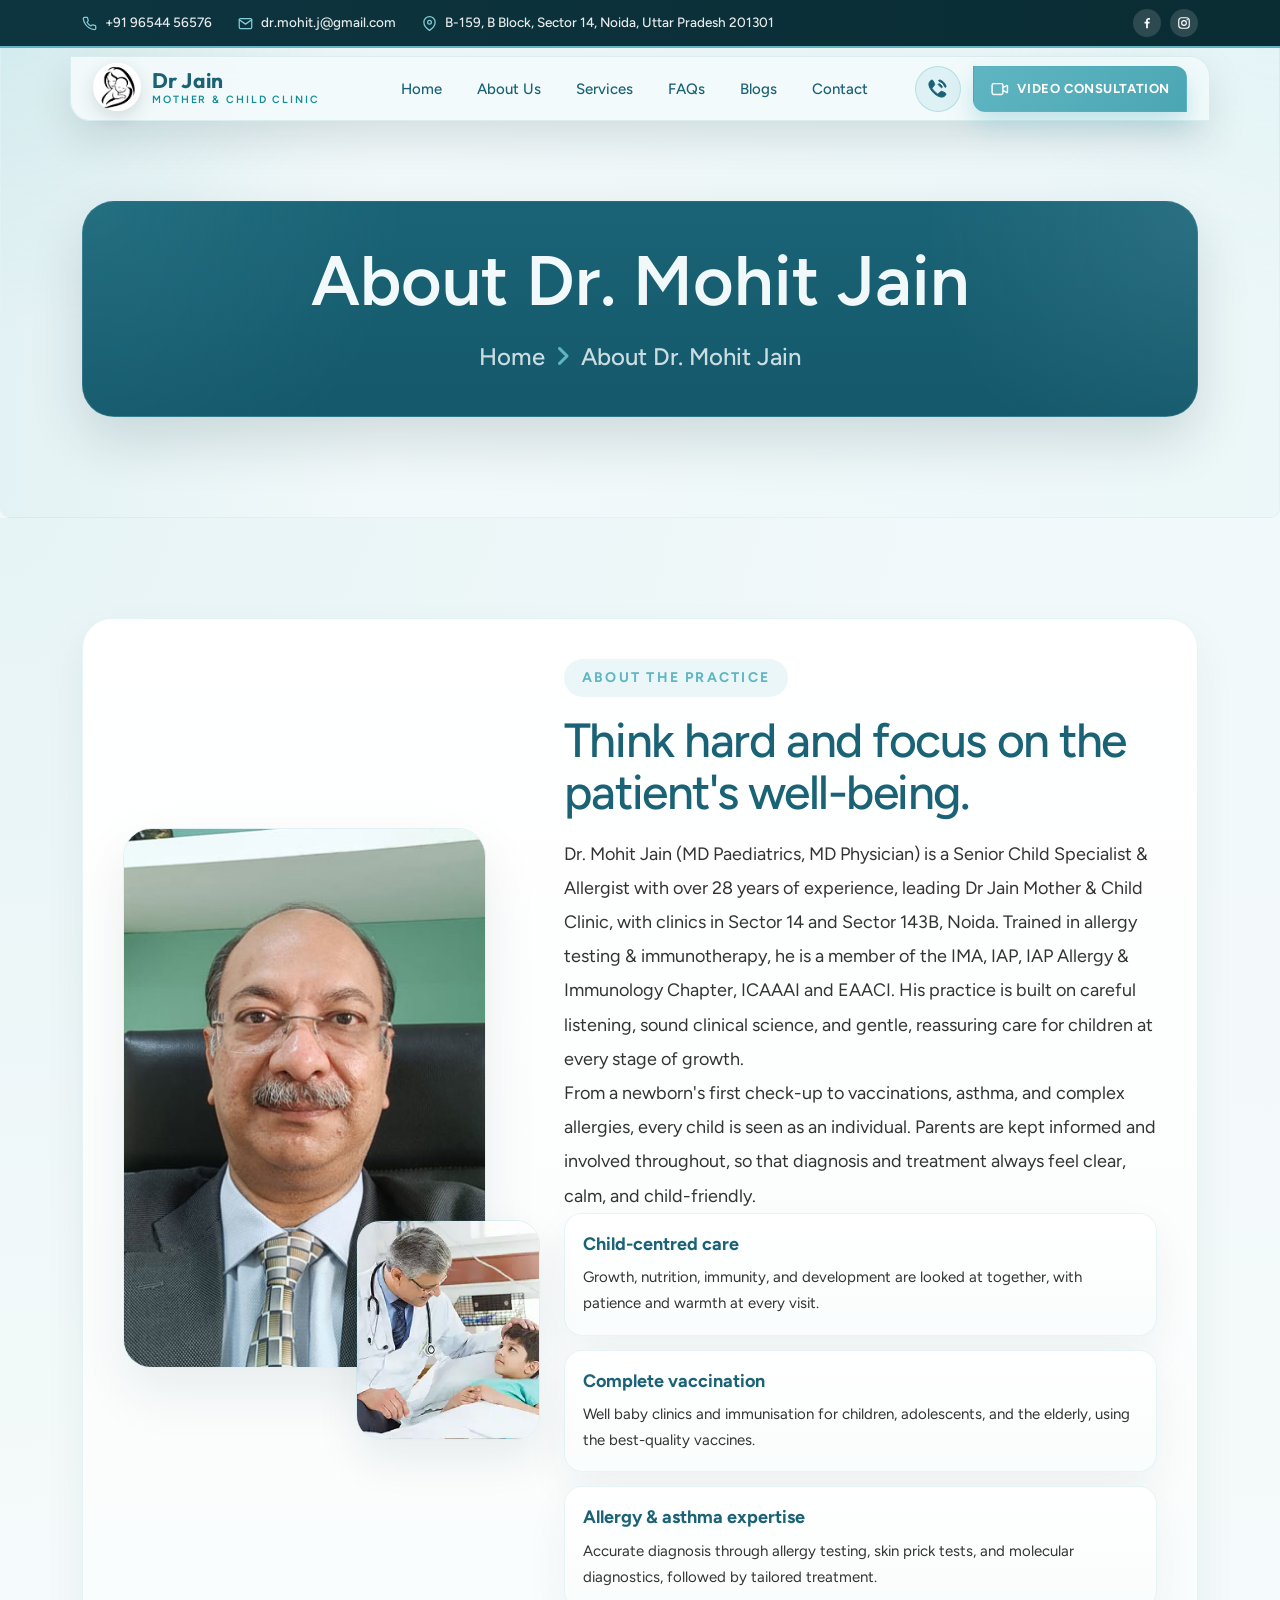
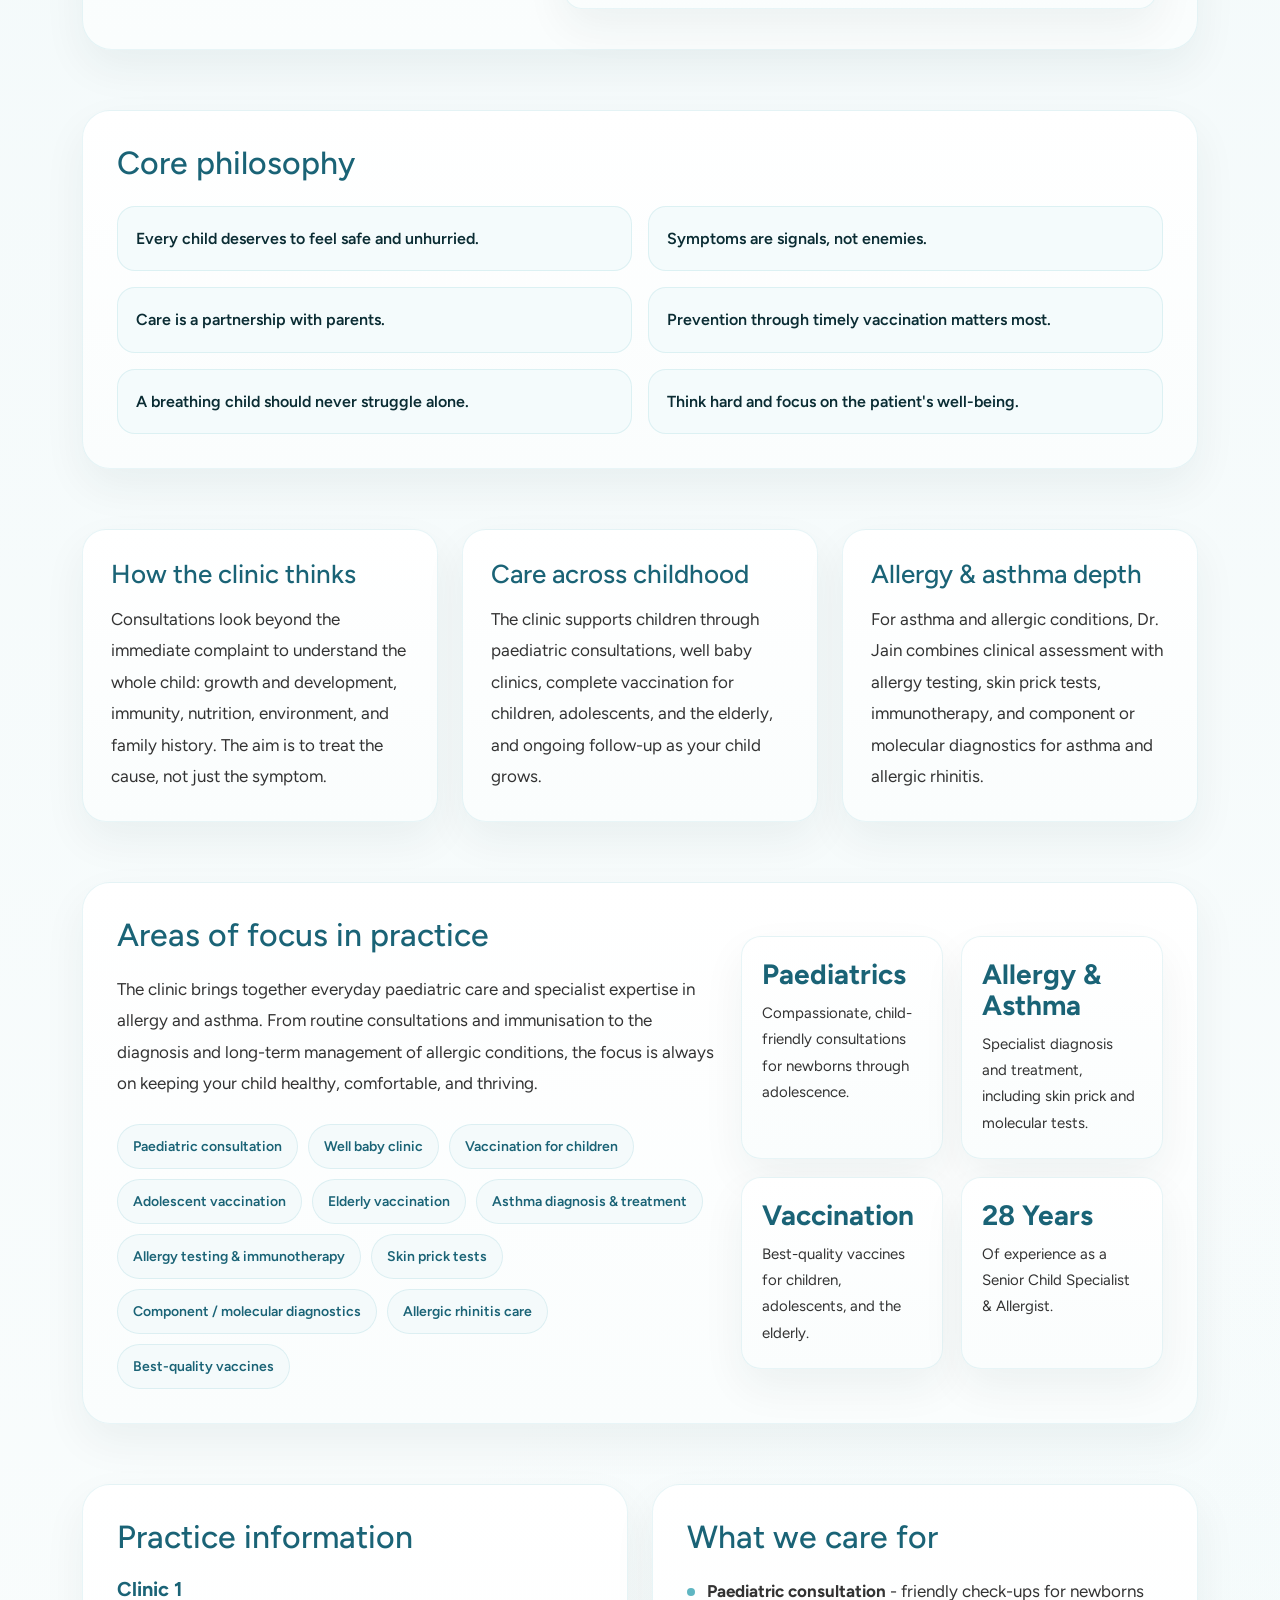
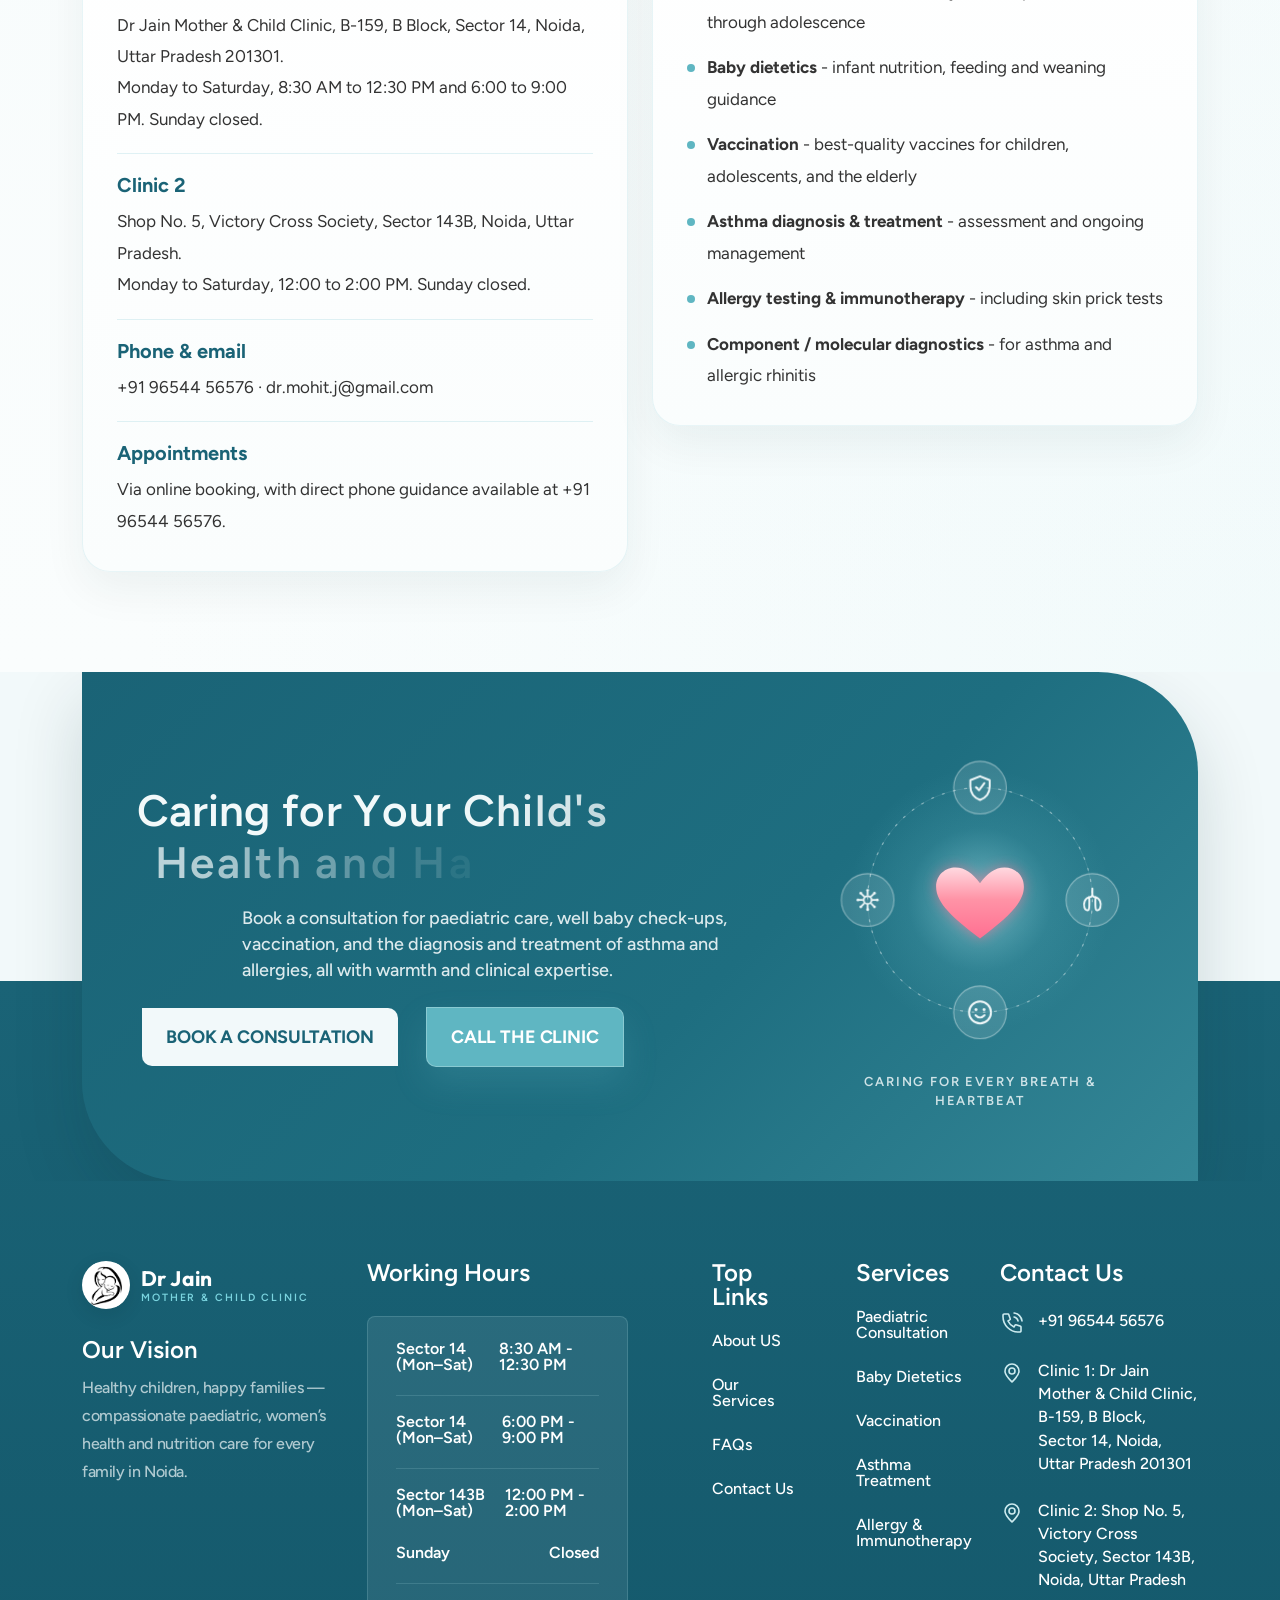
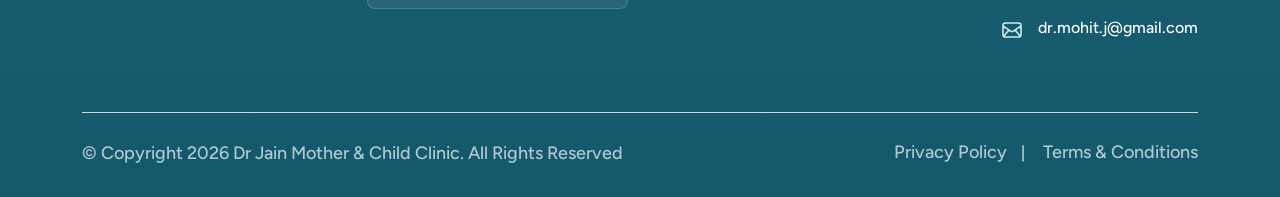
<file: about.html>
<!DOCTYPE html>
<html lang="en">
<head>
     <meta charset="UTF-8">
     <meta name="viewport" content="width=device-width, initial-scale=1.0">
     <meta name="description" content="Meet Dr. Mohit Jain, an experienced Child Specialist and Allergy & Asthma Specialist at Dr Jain Mother & Child Clinic, with clinics in Sector 14 and Sector 143B, Noida. Paediatric consultation, vaccination, and allergy & asthma care with warmth and clinical expertise.">
     <title>About Dr. Mohit Jain | Dr Jain Mother & Child Clinic, Noida</title>

    <!--=====FAB ICON=======-->
    <link rel="icon" href="assets/img/logo/logo.jpeg" type="image/jpeg">

    <!--===== CSS LINK =======-->
    <link rel="stylesheet" href="assets/css/plugins/bootstrap.min.css">
    <link rel="stylesheet" href="assets/css/plugins/aos.css">
    <link rel="stylesheet" href="assets/css/plugins/fontawesome.css">
    <link rel="stylesheet" href="assets/css/plugins/magnific-popup.css">
    <link rel="stylesheet" href="assets/css/plugins/owlcarousel.min.css">
    <link rel="stylesheet" href="assets/css/plugins/sidebar.css">
    <link rel="stylesheet" href="assets/css/plugins/slick-slider.css">
    <link rel="stylesheet" href="assets/css/plugins/nice-select.css">
    <link rel="stylesheet" href="assets/css/plugins/swiper-bundle.css">
    <link rel="stylesheet" href="assets/css/main.css">

    <!--=====  JS SCRIPT LINK =======-->
    <script src="assets/js/plugins/jquery-3-7-1.min.js"></script>
</head>
<body class="homepage1-body">

<!--===== PRELOADER STARTS =======-->
<div class="cs_preloader">
  <div class="cs_preloader_in" aria-label="Loading">
    <div class="cs_loader_logo_wrap">
      <span class="cs_loader_ring cs_loader_ring_one"></span>
      <span class="cs_loader_ring cs_loader_ring_two"></span>
      <div class="cs_loader_logo_box">
        <img src="assets/img/logo/logo.jpeg" alt="Dr Jain Mother & Child Clinic logo">
      </div>
    </div>
    <div class="cs_loader_signature" aria-hidden="true">
      <span class="cs_loader_signature_bar cs_loader_signature_bar_one"></span>
      <span class="cs_loader_signature_bar cs_loader_signature_bar_two"></span>
      <span class="cs_loader_signature_bar cs_loader_signature_bar_three"></span>
      <span class="cs_loader_signature_bar cs_loader_signature_bar_four"></span>
      <span class="cs_loader_signature_bar cs_loader_signature_bar_five"></span>
    </div>
    <div class="cs_loader_text">Loading<span></span></div>
  </div>
</div>
<!--===== PRELOADER ENDS =======-->

<!--===== PROGRESS STARTS=======-->
<div class="paginacontainer">
     <div class="progress-wrap">
       <svg class="progress-circle svg-content" width="100%" height="100%" viewBox="-1 -1 102 102">
         <path d="M50,1 a49,49 0 0,1 0,98 a49,49 0 0,1 0,-98"/>
       </svg>
     </div>
   </div>
 <!--===== PROGRESS ENDS=======-->

<!--=====HEADER START=======-->
<header class="homepage6-body">
  <div id="vl-header-sticky" class="vl-header-area vl-transparent-header">
      <div class="djmc-topbar">
        <div class="container">
          <div class="djmc-topbar-inner">
            <div class="djmc-topbar-left">
              <a href="tel:+919654456576" class="djmc-topbar-item"><svg viewBox="0 0 24 24" fill="none" stroke="currentColor" stroke-width="2" stroke-linecap="round" stroke-linejoin="round"><path d="M22 16.92v3a2 2 0 0 1-2.18 2 19.79 19.79 0 0 1-8.63-3.07 19.5 19.5 0 0 1-6-6 19.79 19.79 0 0 1-3.07-8.67A2 2 0 0 1 4.11 2h3a2 2 0 0 1 2 1.72 12.84 12.84 0 0 0 .7 2.81 2 2 0 0 1-.45 2.11L8.09 9.91a16 16 0 0 0 6 6l1.27-1.27a2 2 0 0 1 2.11-.45 12.84 12.84 0 0 0 2.81.7A2 2 0 0 1 22 16.92z"/></svg><span>+91 96544 56576</span></a>
              <a href="mailto:dr.mohit.j@gmail.com" class="djmc-topbar-item djmc-topbar-email"><svg viewBox="0 0 24 24" fill="none" stroke="currentColor" stroke-width="2" stroke-linecap="round" stroke-linejoin="round"><path d="M4 4h16a2 2 0 0 1 2 2v12a2 2 0 0 1-2 2H4a2 2 0 0 1-2-2V6a2 2 0 0 1 2-2z"/><polyline points="22,6 12,13 2,6"/></svg><span>dr.mohit.j@gmail.com</span></a>
              <a href="https://www.google.com/maps/search/?api=1&amp;query=Dr+Jain+Mother+%26+Child+Clinic+B-159+Sector+14+Noida" target="_blank" rel="noopener" class="djmc-topbar-item djmc-topbar-addr"><svg viewBox="0 0 24 24" fill="none" stroke="currentColor" stroke-width="2" stroke-linecap="round" stroke-linejoin="round"><path d="M21 10c0 7-9 13-9 13s-9-6-9-13a9 9 0 0 1 18 0z"/><circle cx="12" cy="10" r="3"/></svg><span>B-159, B Block, Sector 14, Noida, Uttar Pradesh 201301</span></a>
            </div>
            <div class="djmc-topbar-social">
              <a href="#" aria-label="Facebook" target="_blank" rel="noopener"><svg viewBox="0 0 24 24" fill="currentColor"><path d="M13.5 21v-8h2.7l.4-3.1h-3.1V7.9c0-.9.25-1.5 1.55-1.5H17V3.6c-.3 0-1.3-.1-2.45-.1-2.42 0-4.05 1.47-4.05 4.17V9.9H7.8V13h2.7v8h3z"/></svg></a>
              <a href="#" aria-label="Instagram" target="_blank" rel="noopener"><svg viewBox="0 0 24 24" fill="none" stroke="currentColor" stroke-width="2"><rect x="3" y="3" width="18" height="18" rx="5"/><circle cx="12" cy="12" r="4"/><circle cx="17.5" cy="6.5" r="1.2" fill="currentColor" stroke="none"/></svg></a>
            </div>
          </div>
        </div>
      </div>
      <div class="container">
          <div class="row align-items-center row-bg1">
              <div class="col-lg-2 col-md-6 col-6">
                  <div class="vl-logo">
                      <a href="index.html" class="djmc-brand"><span class="djmc-brand-mark"><img src="assets/img/logo/logo.jpeg" alt="Dr Jain Mother & Child Clinic"></span><span class="djmc-brand-text"><strong>Dr Jain</strong><small>Mother &amp; Child Clinic</small></span></a>
                  </div>
              </div>
              <div class="col-lg-7 d-none d-lg-block">
                  <div class="vl-main-menu text-center">
                      <nav class="vl-mobile-menu-active">
                          <ul>
                              <li class="has-dropdown">
                                  <a href="index.html">Home</a>
                              </li>
                              <li class="has-dropdown">
                                  <a href="about.html">About Us</a>
                              </li>
                              <li class="has-dropdown">
                                  <a href="services.html">Services</a>
                              </li>
                              <li class="has-dropdown">
                                  <a href="faq.html">FAQs</a>
                              </li>
                              <li class="has-dropdown">
                                  <a href="https://drmohitj.exlyapp.com/blog" target="_blank" rel="noopener">Blogs</a>
                              </li>
                              <li class="has-dropdown">
                                  <a href="contact.html">Contact</a>
                              </li>
                          </ul>
                      </nav>
                  </div>
              </div>
              <div class="col-lg-3 col-md-6 col-6">
                <div class="vl-hero-btn d-none d-lg-block text-end">
                  <div class="btn-area1">
                <a href="https://drmohitj.exlyapp.com/checkout/05e79e08-b14f-41e8-acdb-88accc508b72" target="_blank" rel="noopener" class="vl-btn-video" aria-label="Book a Video Consultation" title="Book a Video Consultation"><svg xmlns="http://www.w3.org/2000/svg" width="20" height="20" viewBox="0 0 24 24" fill="none"><path d="M15.5 10.5l4.4-2.55c.46-.27 1.05.06 1.05.6v6.9c0 .54-.59.87-1.05.6L15.5 13.5m-11 5h9a2 2 0 0 0 2-2v-9a2 2 0 0 0-2-2h-9a2 2 0 0 0-2 2v9a2 2 0 0 0 2 2Z" stroke="currentColor" stroke-width="1.7" stroke-linecap="round" stroke-linejoin="round"/></svg><span class="vl-btn-video-txt">Video Consultation</span></a>
                    <a href="tel:+919654456576" class="vl-btn7 vl-btn-call" aria-label="Call +91 96544 56576" title="+91 96544 56576"><svg xmlns="http://www.w3.org/2000/svg" width="20" height="20" viewBox="0 0 20 20" fill="none">
                      <g clip-path="url(#clip0_5832_90599)">
                        <path d="M4.32688 1.17695C4.79912 1.27456 5.1752 1.59185 5.40887 2.01104L6.15321 3.34641C6.42738 3.83825 6.65811 4.25215 6.80878 4.61195C6.96862 4.99364 7.06355 5.37002 7.02016 5.78615C6.97676 6.20229 6.80622 6.55099 6.57107 6.89148C6.3494 7.21245 6.03823 7.56985 5.66848 7.99454L4.57431 9.25135C4.37824 9.4766 4.2802 9.58919 4.27124 9.72994C4.26228 9.87069 4.34263 9.99094 4.50333 10.2314C5.87299 12.2806 7.71894 14.1272 9.76983 15.498C10.0103 15.6587 10.1305 15.739 10.2712 15.7301C10.412 15.7211 10.5247 15.6231 10.7498 15.427L12.0067 14.3328C12.4314 13.963 12.7888 13.6519 13.1098 13.4302C13.4502 13.195 13.799 13.0245 14.2151 12.9811C14.6312 12.9377 15.0077 13.0327 15.3893 13.1925C15.7491 13.3432 16.163 13.5739 16.6547 13.848L17.9902 14.5924C18.4094 14.8261 18.7267 15.2022 18.8243 15.6744C18.9229 16.1515 18.7775 16.6312 18.4562 17.0254C17.2904 18.4557 15.4227 19.3664 13.4633 18.9711C12.259 18.7282 11.0707 18.3234 9.63342 17.4992C6.74558 15.843 4.15636 13.2524 2.50212 10.3679C1.67786 8.9306 1.2731 7.74232 1.03015 6.53794C0.634898 4.57858 1.54559 2.71085 2.9759 1.5451C3.37009 1.22381 3.84971 1.07834 4.32688 1.17695Z" fill="white"/>
                        <path fill-rule="evenodd" clip-rule="evenodd" d="M11.3045 1.54C11.432 1.0978 11.894 0.842779 12.3362 0.970388C15.559 1.90041 18.0973 4.43862 19.0275 7.66132C19.155 8.1035 18.9 8.56545 18.4579 8.69304C18.0157 8.8207 17.5537 8.5657 17.4261 8.1235C16.6548 5.45101 14.5466 3.34295 11.874 2.57171C11.4319 2.4441 11.1769 1.98219 11.3045 1.54ZM10.793 5.47187C10.973 5.04825 11.4622 4.85066 11.8859 5.03055C13.2706 5.6186 14.3793 6.72725 14.9673 8.11199C15.1472 8.53562 14.9496 9.02487 14.526 9.20479C14.1024 9.38462 13.6131 9.18704 13.4332 8.76345C13.014 7.77614 12.2217 6.9839 11.2344 6.56463C10.8108 6.38474 10.6132 5.8955 10.793 5.47187Z" fill="white"/>
                      </g>
                      <defs>
                        <clipPath id="clip0_5832_90599">
                          <rect width="20" height="20" fill="white"/>
                        </clipPath>
                      </defs>
                    </svg>+91 96544 56576</a>
                </div>  
                </div>
                <div class="vl-header-action-item d-block d-lg-none">
                  <button type="button" class="vl-offcanvas-toggle">
                    <i class="fa-solid fa-bars-staggered"></i>
                  </button>
               </div>
              </div>
          </div>
      </div>
  </div>
</header>

<div class="header-search-form-wrapper">
    <div class="tx-search-close tx-close"><i class="fa-solid fa-xmark"></i></div>
    <div class="header-search-container">
        <form role="search" class="search-form">
        <input type="search"  class="search-field" placeholder="Search..." value="" name="s">
        <button type="submit" class="search-submit"><svg xmlns="http://www.w3.org/2000/svg" width="19" height="18" viewBox="0 0 19 18" fill="none">
            <path d="M14.3865 12.4626L17.5986 15.6746L16.5379 16.7353L13.3259 13.5233C12.171 14.4473 10.7063 15 9.11328 15C5.38728 15 2.36328 11.976 2.36328 8.25C2.36328 4.524 5.38728 1.5 9.11328 1.5C12.8393 1.5 15.8633 4.524 15.8633 8.25C15.8633 9.843 15.3105 11.3077 14.3865 12.4626ZM12.8818 11.9061C13.7989 10.9609 14.3633 9.6717 14.3633 8.25C14.3633 5.34938 12.0139 3 9.11328 3C6.21266 3 3.86328 5.34938 3.86328 8.25C3.86328 11.1506 6.21266 13.5 9.11328 13.5C10.535 13.5 11.8242 12.9356 12.7694 12.0185L12.8818 11.9061Z" fill="#06030E"/>
          </svg></button>
        </form>
    </div>
</div>
<div class="body-overlay"></div>
 <!--=====HEADER END =======-->

<!--===== MOBILE HEADER STARTS =======-->
<div class="homepage6-body">
  <div class="vl-offcanvas">
    <div class="vl-offcanvas-wrapper">
        <div class="vl-offcanvas-header d-flex justify-content-between align-items-center mb-90">
            <div class="vl-offcanvas-logo">
                <a href="index.html" class="djmc-brand"><span class="djmc-brand-mark"><img src="assets/img/logo/logo.jpeg" alt="Dr Jain Mother & Child Clinic"></span><span class="djmc-brand-text"><strong>Dr Jain</strong><small>Mother &amp; Child Clinic</small></span></a>
            </div>
            <div class="vl-offcanvas-close">
               <button class="vl-offcanvas-close-toggle"><i class="fa-solid fa-xmark"></i></button>
            </div>
        </div>

        <div class="vl-offcanvas-menu d-lg-none mb-40">
            <nav></nav>
        </div>

        <div class="space20"></div>
        <div class="vl-offcanvas-info">
            <h3 class="vl-offcanvas-sm-title">Contact Us</h3>
            <div class="space20"></div>
            <span><a href="contact.html"><i class="fa-regular fa-envelope"></i> Appointments via online booking</a></span>
            <span><a href="tel:+919654456576"><i class="fa-solid fa-phone"></i> +91 96544 56576</a></span>
            <span><a href="#"><i class="fa-solid fa-location-dot"></i> Dr Jain Mother & Child Clinic, B-159, B Block, Sector 14, Noida, Uttar Pradesh 201301</a></span>
        </div>
        <div class="jyoti-community-card">
            <h3>Book an Appointment</h3>
            <p>Caring paediatric, vaccination and allergy treatment for your family.</p>
            <a href="https://drmohitj.exlyapp.com/checkout/05e79e08-b14f-41e8-acdb-88accc508b72" target="_blank" rel="noopener" class="jyoti-community-btn">Schedule a Visit</a>
        </div>
    </div>
</div>
<div class="vl-offcanvas-overlay"></div>
</div>
<!--===== MOBILE HEADER STARTS =======-->

<!--===== HERO AREA STARTS =======-->
<div class="inner-header-section-area" style="background-image: url(assets/img/all-images/bg/bg5.png); background-position: center; background-repeat: no-repeat; background-size: cover;">
  <div class="container">
    <div class="row align-items-center">
      <div class="col-lg-12">
        <div class="hero-header">
          <h1 class="text-anime-style-1">About Dr. Mohit Jain</h1>
          <div class="space28"></div>
          <a href="index.html" class="bradecrumb">Home <i class="fa-solid fa-angle-right"></i> About Dr. Mohit Jain</a>
        </div>
      </div>
    </div>
  </div>
</div>
<!--===== HERO AREA ENDS =======-->

<div class="sp1 jyoti-about-page">
  <div class="container">
    <div class="jyoti-about-hero">
      <div class="row align-items-center gy-4">
        <div class="col-lg-5">
          <div class="jyoti-about-media">
            <div class="jyoti-about-media-main">
              <img src="assets/img/all-images/dr-jain/about1.webp" alt="Dr. Mohit Jain, Child Specialist and Allergy & Asthma Specialist">
            </div>
            <div class="jyoti-about-media-secondary">
              <img src="assets/img/all-images/dr-jain/img2.webp" alt="Dr. Mohit Jain comforting a child during a consultation">
            </div>
          </div>
        </div>
        <div class="col-lg-7">
          <div class="jyoti-about-intro">
            <span class="jyoti-about-kicker">About The Practice</span>
            <h2>Think hard and focus on the patient's well-being.</h2>
            <p>Dr. Mohit Jain (MD Paediatrics, MD Physician) is a Senior Child Specialist &amp; Allergist with over 28 years of experience, leading Dr Jain Mother &amp; Child Clinic, with clinics in Sector 14 and Sector 143B, Noida. Trained in allergy testing &amp; immunotherapy, he is a member of the IMA, IAP, IAP Allergy &amp; Immunology Chapter, ICAAAI and EAACI. His practice is built on careful listening, sound clinical science, and gentle, reassuring care for children at every stage of growth.</p>
            <p>From a newborn's first check-up to vaccinations, asthma, and complex allergies, every child is seen as an individual. Parents are kept informed and involved throughout, so that diagnosis and treatment always feel clear, calm, and child-friendly.</p>
            <div class="jyoti-about-pillars">
              <div class="jyoti-about-pillar">
                <strong>Child-centred care</strong>
                <span>Growth, nutrition, immunity, and development are looked at together, with patience and warmth at every visit.</span>
              </div>
              <div class="jyoti-about-pillar">
                <strong>Complete vaccination</strong>
                <span>Well baby clinics and immunisation for children, adolescents, and the elderly, using the best-quality vaccines.</span>
              </div>
              <div class="jyoti-about-pillar">
                <strong>Allergy &amp; asthma expertise</strong>
                <span>Accurate diagnosis through allergy testing, skin prick tests, and molecular diagnostics, followed by tailored treatment.</span>
              </div>
            </div>
          </div>
        </div>
      </div>
    </div>

    <div class="space60"></div>

    <div class="jyoti-about-philosophy">
      <h3>Core philosophy</h3>
      <div class="space24"></div>
      <div class="jyoti-about-quote-grid">
        <div class="jyoti-about-quote-item">Every child deserves to feel safe and unhurried.</div>
        <div class="jyoti-about-quote-item">Symptoms are signals, not enemies.</div>
        <div class="jyoti-about-quote-item">Care is a partnership with parents.</div>
        <div class="jyoti-about-quote-item">Prevention through timely vaccination matters most.</div>
        <div class="jyoti-about-quote-item">A breathing child should never struggle alone.</div>
        <div class="jyoti-about-quote-item">Think hard and focus on the patient's well-being.</div>
      </div>
    </div>

    <div class="space60"></div>

    <div class="row gy-4">
      <div class="col-lg-4">
        <div class="jyoti-about-card">
          <h4>How the clinic thinks</h4>
          <p>Consultations look beyond the immediate complaint to understand the whole child: growth and development, immunity, nutrition, environment, and family history. The aim is to treat the cause, not just the symptom.</p>
        </div>
      </div>
      <div class="col-lg-4">
        <div class="jyoti-about-card">
          <h4>Care across childhood</h4>
          <p>The clinic supports children through paediatric consultations, well baby clinics, complete vaccination for children, adolescents, and the elderly, and ongoing follow-up as your child grows.</p>
        </div>
      </div>
      <div class="col-lg-4">
        <div class="jyoti-about-card">
          <h4>Allergy &amp; asthma depth</h4>
          <p>For asthma and allergic conditions, Dr. Jain combines clinical assessment with allergy testing, skin prick tests, immunotherapy, and component or molecular diagnostics for asthma and allergic rhinitis.</p>
        </div>
      </div>
    </div>

    <div class="space60"></div>

    <div class="jyoti-about-focus-panel">
      <div class="row align-items-center gy-4">
        <div class="col-lg-7">
          <h3>Areas of focus in practice</h3>
          <div class="space20"></div>
          <p>The clinic brings together everyday paediatric care and specialist expertise in allergy and asthma. From routine consultations and immunisation to the diagnosis and long-term management of allergic conditions, the focus is always on keeping your child healthy, comfortable, and thriving.</p>
          <div class="space24"></div>
          <div class="jyoti-about-tag-list">
            <span>Paediatric consultation</span>
            <span>Well baby clinic</span>
            <span>Vaccination for children</span>
            <span>Adolescent vaccination</span>
            <span>Elderly vaccination</span>
            <span>Asthma diagnosis &amp; treatment</span>
            <span>Allergy testing &amp; immunotherapy</span>
            <span>Skin prick tests</span>
            <span>Component / molecular diagnostics</span>
            <span>Allergic rhinitis care</span>
            <span>Best-quality vaccines</span>
          </div>
        </div>
        <div class="col-lg-5">
          <div class="jyoti-about-stats">
            <div class="jyoti-about-stat">
              <strong>Paediatrics</strong>
              <span>Compassionate, child-friendly consultations for newborns through adolescence.</span>
            </div>
            <div class="jyoti-about-stat">
              <strong>Allergy &amp; Asthma</strong>
              <span>Specialist diagnosis and treatment, including skin prick and molecular tests.</span>
            </div>
            <div class="jyoti-about-stat">
              <strong>Vaccination</strong>
              <span>Best-quality vaccines for children, adolescents, and the elderly.</span>
            </div>
            <div class="jyoti-about-stat">
              <strong>28 Years</strong>
              <span>Of experience as a Senior Child Specialist &amp; Allergist.</span>
            </div>
          </div>
        </div>
      </div>
    </div>

    <div class="space60"></div>

    <div class="row gy-4">
      <div class="col-lg-6">
        <div class="jyoti-about-panel">
          <h3>Practice information</h3>
          <div class="space20"></div>
          <div class="jyoti-about-info-list">
            <div class="jyoti-about-info-item">
              <strong>Clinic 1</strong>
              <span>Dr Jain Mother &amp; Child Clinic, B-159, B Block, Sector 14, Noida, Uttar Pradesh 201301.<br>Monday to Saturday, 8:30 AM to 12:30 PM and 6:00 to 9:00 PM. Sunday closed.</span>
            </div>
            <div class="jyoti-about-info-item">
              <strong>Clinic 2</strong>
              <span>Shop No. 5, Victory Cross Society, Sector 143B, Noida, Uttar Pradesh.<br>Monday to Saturday, 12:00 to 2:00 PM. Sunday closed.</span>
            </div>
            <div class="jyoti-about-info-item">
              <strong>Phone &amp; email</strong>
              <span>+91 96544 56576 &middot; dr.mohit.j@gmail.com</span>
            </div>
            <div class="jyoti-about-info-item">
              <strong>Appointments</strong>
              <span>Via online booking, with direct phone guidance available at +91 96544 56576.</span>
            </div>
          </div>
        </div>
      </div>
      <div class="col-lg-6">
        <div class="jyoti-about-panel">
          <h3>What we care for</h3>
          <div class="space20"></div>
          <ul class="jyoti-about-credentials">
            <li><strong>Paediatric consultation</strong> - friendly check-ups for newborns through adolescence</li>
            <li><strong>Baby dietetics</strong> - infant nutrition, feeding and weaning guidance</li>
            <li><strong>Vaccination</strong> - best-quality vaccines for children, adolescents, and the elderly</li>
            <li><strong>Asthma diagnosis &amp; treatment</strong> - assessment and ongoing management</li>
            <li><strong>Allergy testing &amp; immunotherapy</strong> - including skin prick tests</li>
            <li><strong>Component / molecular diagnostics</strong> - for asthma and allergic rhinitis</li>
          </ul>
        </div>
      </div>
    </div>
  </div>
</div>

<!--===== CTA AREA STARTS =======-->
<div class="cta6-section-area">
  <div class="container">
    <div class="row">
      <div class="col-lg-12">
        <div class="cta7-bg-area">
          <div class="row align-items-center">
            <div class="col-lg-6">
              <div class="cta-content-area heading1">
                <h2 class="text-anime-style-3">Caring for Your Child's Health and Happiness</h2>
                <div class="space16"></div>
                <p data-aos="fade-left" data-aos-duration="900">Book a consultation for paediatric care, well baby check-ups, vaccination, and the diagnosis and treatment of asthma and allergies, all with warmth and clinical expertise.</p>
                <div class="space24"></div>
                <div class="btn-area1">
                  <a href="https://drmohitj.exlyapp.com/checkout/05e79e08-b14f-41e8-acdb-88accc508b72" target="_blank" rel="noopener" class="vl-btn7 btn1">Book a Consultation</a>
                  <a href="tel:+919654456576" class="vl-btn7 btn2">Call the Clinic</a>
                </div>
              </div>
            </div>
            <div class="col-lg-2"></div>
            <div class="col-lg-4">
              <div class="djmc-care-visual" aria-hidden="true">
                <div class="djmc-cv-stage">
                  <svg viewBox="0 0 360 360" class="djmc-cv-svg" xmlns="http://www.w3.org/2000/svg" role="img" aria-label="Animated illustration of paediatric, vaccination, asthma and allergy care">
                    <defs>
                      <radialGradient id="djmcGlow" cx="50%" cy="50%" r="50%">
                        <stop offset="0%" stop-color="#c6f0f5" stop-opacity="0.55"/>
                        <stop offset="55%" stop-color="#7ad4df" stop-opacity="0.12"/>
                        <stop offset="100%" stop-color="#7ad4df" stop-opacity="0"/>
                      </radialGradient>
                      <linearGradient id="djmcHeart" x1="0" y1="0" x2="0" y2="1">
                        <stop offset="0%" stop-color="#ffd9e0"/>
                        <stop offset="45%" stop-color="#ff93a6"/>
                        <stop offset="100%" stop-color="#ff6f91"/>
                      </linearGradient>
                      <filter id="djmcBlur" x="-60%" y="-60%" width="220%" height="220%">
                        <feGaussianBlur stdDeviation="7"/>
                      </filter>
                    </defs>

                    <circle class="djmc-cv-glow" cx="180" cy="180" r="150" fill="url(#djmcGlow)"/>

                    <circle class="djmc-cv-ring" cx="180" cy="180" r="76" style="animation-delay:0s"/>
                    <circle class="djmc-cv-ring" cx="180" cy="180" r="76" style="animation-delay:1.4s"/>
                    <circle class="djmc-cv-ring" cx="180" cy="180" r="76" style="animation-delay:2.8s"/>

                    <circle cx="180" cy="180" r="128" fill="none" stroke="rgba(244,250,251,0.1)" stroke-width="1"/>
                    <circle class="djmc-cv-orbit" cx="180" cy="180" r="128" fill="none" stroke="rgba(244,250,251,0.4)" stroke-width="1.5" stroke-dasharray="2 11" stroke-linecap="round"/>

                    <g class="djmc-cv-chip" style="animation-delay:0s">
                      <circle cx="180" cy="52" r="30" fill="rgba(244,250,251,0.12)" stroke="rgba(244,250,251,0.45)" stroke-width="1.2"/>
                      <g transform="translate(180,52)" fill="none" stroke="#f2f9fa" stroke-width="2.2" stroke-linecap="round" stroke-linejoin="round">
                        <path d="M0 -13 L11 -8.5 V-1.5 C11 6.5 6.2 11.5 0 14 C-6.2 11.5 -11 6.5 -11 -1.5 V-8.5 Z"/>
                        <path d="M-4.6 -0.5 L-1.2 3 L5 -5.2"/>
                      </g>
                    </g>

                    <g class="djmc-cv-chip" style="animation-delay:0.8s">
                      <circle cx="308" cy="180" r="30" fill="rgba(244,250,251,0.12)" stroke="rgba(244,250,251,0.45)" stroke-width="1.2"/>
                      <g transform="translate(308,180)" fill="none" stroke="#f2f9fa" stroke-width="2.2" stroke-linecap="round" stroke-linejoin="round">
                        <path d="M0 -13 V-5"/>
                        <path d="M0 -5 C -1.2 -3.2 -2.8 -3 -4 -3"/>
                        <path d="M0 -5 C 1.2 -3.2 2.8 -3 4 -3"/>
                        <path d="M-4 -3 C -8.5 -2 -10.5 3.5 -9 8.5 C -8.2 11.4 -5.6 12.6 -4.2 11 C -3.4 10 -3.4 6 -3.4 2 C -3.4 -0.6 -3.5 -2.6 -4 -3 Z"/>
                        <path d="M4 -3 C 8.5 -2 10.5 3.5 9 8.5 C 8.2 11.4 5.6 12.6 4.2 11 C 3.4 10 3.4 6 3.4 2 C 3.4 -0.6 3.5 -2.6 4 -3 Z"/>
                      </g>
                    </g>

                    <g class="djmc-cv-chip" style="animation-delay:1.6s">
                      <circle cx="180" cy="308" r="30" fill="rgba(244,250,251,0.12)" stroke="rgba(244,250,251,0.45)" stroke-width="1.2"/>
                      <g transform="translate(180,308)" fill="none" stroke="#f2f9fa" stroke-width="2.2" stroke-linecap="round" stroke-linejoin="round">
                        <circle cx="0" cy="0" r="12.5"/>
                        <circle cx="-4.6" cy="-3" r="1.7" fill="#f2f9fa" stroke="none"/>
                        <circle cx="4.6" cy="-3" r="1.7" fill="#f2f9fa" stroke="none"/>
                        <path d="M-5.2 3.2 Q 0 8.6 5.2 3.2"/>
                      </g>
                    </g>

                    <g class="djmc-cv-chip" style="animation-delay:2.4s">
                      <circle cx="52" cy="180" r="30" fill="rgba(244,250,251,0.12)" stroke="rgba(244,250,251,0.45)" stroke-width="1.2"/>
                      <g transform="translate(52,180)" fill="none" stroke="#f2f9fa" stroke-width="2" stroke-linecap="round" stroke-linejoin="round">
                        <circle cx="0" cy="0" r="4.5"/>
                        <path d="M6 0 H9.5 M-6 0 H-9.5 M0 6 V9.5 M0 -6 V-9.5 M4.24 4.24 L6.72 6.72 M-4.24 4.24 L-6.72 6.72 M4.24 -4.24 L6.72 -6.72 M-4.24 -4.24 L-6.72 -6.72"/>
                        <g fill="#f2f9fa" stroke="none">
                          <circle cx="11" cy="0" r="1.6"/><circle cx="-11" cy="0" r="1.6"/>
                          <circle cx="0" cy="11" r="1.6"/><circle cx="0" cy="-11" r="1.6"/>
                          <circle cx="7.78" cy="7.78" r="1.6"/><circle cx="-7.78" cy="7.78" r="1.6"/>
                          <circle cx="7.78" cy="-7.78" r="1.6"/><circle cx="-7.78" cy="-7.78" r="1.6"/>
                        </g>
                      </g>
                    </g>

                    <g class="djmc-cv-heart">
                      <path filter="url(#djmcBlur)" opacity="0.55" fill="#ff6f91" d="M180 224 C150 201 130 184 130 165 C130 151 141 143 152 143 C163 143 172 150 180 161 C188 150 197 143 208 143 C219 143 230 151 230 165 C230 184 210 201 180 224 Z"/>
                      <path fill="url(#djmcHeart)" d="M180 224 C150 201 130 184 130 165 C130 151 141 143 152 143 C163 143 172 150 180 161 C188 150 197 143 208 143 C219 143 230 151 230 165 C230 184 210 201 180 224 Z"/>
                      <path class="djmc-cv-ecg" d="M150 186 H167 L172 186 L177 172 L183 202 L188 177 L193 186 H211" fill="none" stroke="#ffffff" stroke-width="3" stroke-linecap="round" stroke-linejoin="round"/>
                    </g>

                    <circle class="djmc-cv-bubble" cx="112" cy="298" r="4" style="animation-delay:0s"/>
                    <circle class="djmc-cv-bubble" cx="250" cy="286" r="6" style="animation-delay:1.4s"/>
                    <circle class="djmc-cv-bubble" cx="296" cy="240" r="3" style="animation-delay:2.1s"/>
                    <circle class="djmc-cv-bubble" cx="64" cy="244" r="3.5" style="animation-delay:3s"/>
                    <circle class="djmc-cv-bubble" cx="180" cy="328" r="5" style="animation-delay:0.7s"/>
                  </svg>
                </div>
                <p class="djmc-cv-caption">Caring for every breath &amp; heartbeat</p>
              </div>
            </div>
          </div>
        </div>
      </div>
    </div>
  </div>
</div>
<!--===== CTA AREA ENDS =======-->


<!--===== FOOTER AREA STARTS =======-->
<div class="vl-footer6-section-area">
  <div class="container">
    <div class="row">
      <div class="col-lg-3 col-md-6">
        <div class="footer-logo-area">
          <a href="index.html" class="djmc-brand djmc-brand--footer"><span class="djmc-brand-mark"><img src="assets/img/logo/logo.jpeg" alt="Dr Jain Mother & Child Clinic"></span><span class="djmc-brand-text"><strong>Dr Jain</strong><small>Mother &amp; Child Clinic</small></span></a>
          <div class="space24"></div>
          <div class="footer-community-copy">
            <h3>Our Vision</h3>
            <p>Healthy children, happy families — compassionate paediatric, women’s health and nutrition care for every family in Noida.</p>
          </div>
        </div>
      </div>
      <div class="col-lg-3 col-md-6">
        <div class="space30 d-md-none d-block"></div>
        <div class="footer-time-area">
          <h4>Working Hours</h4>
          <div class="space28"></div>
          <ul>
            <li><span><a href="#">Sector 14 (Mon–Sat)</a></span> <span><a href="#">8:30 AM - 12:30 PM</a></span></li>
            <li><span><a href="#">Sector 14 (Mon–Sat)</a></span> <span><a href="#">6:00 PM - 9:00 PM</a></span></li>
            <li><span><a href="#">Sector 143B (Mon–Sat)</a></span> <span><a href="#">12:00 PM - 2:00 PM</a></span></li>
            <li><span><a href="#">Sunday</a></span> <span><a href="#">Closed</a></span></li>
          </ul>
        </div>
      </div>
      <div class="col-lg col-md-6">
        <div class="space30 d-lg-none d-block"></div>
        <div class="footer-widget-area foot-padding1">
          <h3>Top Links</h3>
          <ul>
            <li><a href="about.html">About US</a></li>
            <li><a href="services.html">Our Services</a></li>
            <li><a href="faq.html">FAQs</a></li>
            <li><a href="contact.html">Contact Us</a></li>
          </ul>
        </div>
      </div>

      <div class="col-lg col-md-4">
        <div class="space30 d-lg-none d-block"></div>
        <div class="footer-widget-area foot-padding2">
          <h3>Services</h3>
          <ul>
            <li><a href="services.html">Paediatric Consultation</a></li>
            <li><a href="services.html">Baby Dietetics</a></li>
            <li><a href="services.html">Vaccination</a></li>
            <li><a href="services.html">Asthma Treatment</a></li>
            <li><a href="services.html">Allergy &amp; Immunotherapy</a></li>
          </ul>
        </div>
      </div>

      <div class="col-lg col-md-4">
        <div class="space30 d-lg-none d-block"></div>
        <div class="footer-widget-area contact-widget">
          <h3>Contact Us</h3>
          <ul>
            <li><a href="tel:+919654456576"><svg xmlns="http://www.w3.org/2000/svg" width="24" height="24" viewBox="0 0 24 24" fill="none">
              <path d="M14.05 6C15.0268 6.19057 15.9244 6.66826 16.6281 7.37194C17.3318 8.07561 17.8095 8.97326 18 9.95M14.05 2C16.0793 2.22544 17.9716 3.13417 19.4163 4.57701C20.8609 6.01984 21.7721 7.91101 22 9.94M18.5 21C9.93959 21 3 14.0604 3 5.5C3 5.11378 3.01413 4.73086 3.04189 4.35173C3.07375 3.91662 3.08968 3.69907 3.2037 3.50103C3.29814 3.33701 3.4655 3.18146 3.63598 3.09925C3.84181 3 4.08188 3 4.56201 3H7.37932C7.78308 3 7.98496 3 8.15802 3.06645C8.31089 3.12515 8.44701 3.22049 8.55442 3.3441C8.67601 3.48403 8.745 3.67376 8.88299 4.05321L10.0491 7.26005C10.2096 7.70153 10.2899 7.92227 10.2763 8.1317C10.2643 8.31637 10.2012 8.49408 10.0942 8.64506C9.97286 8.81628 9.77145 8.93713 9.36863 9.17882L8 10C9.2019 12.6489 11.3501 14.7999 14 16L14.8212 14.6314C15.0629 14.2285 15.1837 14.0271 15.3549 13.9058C15.5059 13.7988 15.6836 13.7357 15.8683 13.7237C16.0777 13.7101 16.2985 13.7904 16.74 13.9509L19.9468 15.117C20.3262 15.255 20.516 15.324 20.6559 15.4456C20.7795 15.553 20.8749 15.6891 20.9335 15.842C21 16.015 21 16.2169 21 16.6207V19.438C21 19.9181 21 20.1582 20.9007 20.364C20.8185 20.5345 20.663 20.7019 20.499 20.7963C20.3009 20.9103 20.0834 20.9262 19.6483 20.9581C19.2691 20.9859 18.8862 21 18.5 21Z" stroke="currentColor" stroke-width="1.6" stroke-linecap="round" stroke-linejoin="round"/>
            </svg> +91 96544 56576</a></li>
            <li><a href="https://www.google.com/maps/search/?api=1&amp;query=Dr+Jain+Mother+%26+Child+Clinic+B-159+Sector+14+Noida" target="_blank" rel="noopener"><svg xmlns="http://www.w3.org/2000/svg" width="24" height="24" viewBox="0 0 24 24" fill="none">
              <path d="M12 21C15.5 17.4 19 14.1764 19 10.2C19 6.22355 15.866 3 12 3C8.13401 3 5 6.22355 5 10.2C5 14.1764 8.5 17.4 12 21Z" stroke="currentColor" stroke-width="1.6" stroke-linecap="round" stroke-linejoin="round"/>
              <path d="M12 13C13.6569 13 15 11.6569 15 10C15 8.34315 13.6569 7 12 7C10.3431 7 9 8.34315 9 10C9 11.6569 10.3431 13 12 13Z" stroke="currentColor" stroke-width="1.6" stroke-linecap="round" stroke-linejoin="round"/>
            </svg> Clinic 1: Dr Jain Mother & Child Clinic, B-159, B Block, Sector 14, Noida, Uttar Pradesh 201301</a></li>
              <li><a href="https://www.google.com/maps/search/?api=1&amp;query=Victory+Crossroads+Sector+143B+Noida" target="_blank" rel="noopener"><svg xmlns="http://www.w3.org/2000/svg" width="24" height="24" viewBox="0 0 24 24" fill="none">
              <path d="M12 21C15.5 17.4 19 14.1764 19 10.2C19 6.22355 15.866 3 12 3C8.13401 3 5 6.22355 5 10.2C5 14.1764 8.5 17.4 12 21Z" stroke="currentColor" stroke-width="1.6" stroke-linecap="round" stroke-linejoin="round"/>
              <path d="M12 13C13.6569 13 15 11.6569 15 10C15 8.34315 13.6569 7 12 7C10.3431 7 9 8.34315 9 10C9 11.6569 10.3431 13 12 13Z" stroke="currentColor" stroke-width="1.6" stroke-linecap="round" stroke-linejoin="round"/>
            </svg> Clinic 2: Shop No. 5, Victory Cross Society, Sector 143B, Noida, Uttar Pradesh</a></li>
            <li><a href="mailto:dr.mohit.j@gmail.com"><svg xmlns="http://www.w3.org/2000/svg" width="24" height="24" viewBox="0 0 24 24" fill="none">
              <path d="M4 18L9 12M20 18L15 12M3 8L10.225 12.8166C10.8665 13.2443 11.1872 13.4582 11.5339 13.5412C11.8403 13.6147 12.1597 13.6147 12.4661 13.5412C12.8128 13.4582 13.1335 13.2443 13.775 12.8166L21 8M6.2 19H17.8C18.9201 19 19.4802 19 19.908 18.782C20.2843 18.5903 20.5903 18.2843 20.782 17.908C21 17.4802 21 16.9201 21 15.8V8.2C21 7.0799 21 6.51984 20.782 6.09202C20.5903 5.71569 20.2843 5.40973 19.908 5.21799C19.4802 5 18.9201 5 17.8 5H6.2C5.0799 5 4.51984 5 4.09202 5.21799C3.71569 5.40973 3.40973 5.71569 3.21799 6.09202C3 6.51984 3 7.07989 3 8.2V15.8C3 16.9201 3 17.4802 3.21799 17.908C3.40973 18.2843 3.71569 18.5903 4.09202 18.782C4.51984 19 5.07989 19 6.2 19Z" stroke="currentColor" stroke-width="1.6" stroke-linecap="round" stroke-linejoin="round"/>
            </svg> dr.mohit.j@gmail.com</a></li>
          </ul>
        </div>
      </div>
    </div>
    <div class="space70"></div>
    <div class="col-lg-12">
      <div class="copyright-area">
        <a href="https://drmohitjain.co.in">&copy; Copyright 2026 Dr Jain Mother & Child Clinic. All Rights Reserved</a>
        <ul>
          <li><a href="#">Privacy Policy</a><span> | </span></li>
          <li><a href="#">Terms & Conditions</a></li>
        </ul>
      </div>
    </div>
  </div>
</div>
<!--===== FOOTER AREA ENDS =======-->

<!--===== JS SCRIPT LINK =======-->
<script src="assets/js/plugins/bootstrap.min.js"></script>
<script src="assets/js/plugins/fontawesome.js"></script>
<script src="assets/js/plugins/aos.js"></script>
<script src="assets/js/plugins/counter.js"></script>
<script src="assets/js/plugins/gsap.min.js"></script>
<script src="assets/js/plugins/ScrollTrigger.min.js"></script>
<script src="assets/js/plugins/Splitetext.js"></script>
<script src="assets/js/plugins/SmoothScroll.js"></script>
<script src="assets/js/plugins/sidebar.js"></script>
<script src="assets/js/plugins/magnific-popup.js"></script>
<script src="assets/js/plugins/mobilemenu.js"></script>
<script src="assets/js/plugins/owlcarousel.min.js"></script>
<script src="assets/js/plugins/nice-select.js"></script>
<script src="assets/js/plugins/waypoints.js"></script>
<script src="assets/js/plugins/slick-slider.js"></script>
<script src="assets/js/plugins/circle-progress.js"></script>
<script src="assets/js/plugins/swiper.js"></script>
<script src="assets/js/main.js"></script>

</body>
</html>
</file>
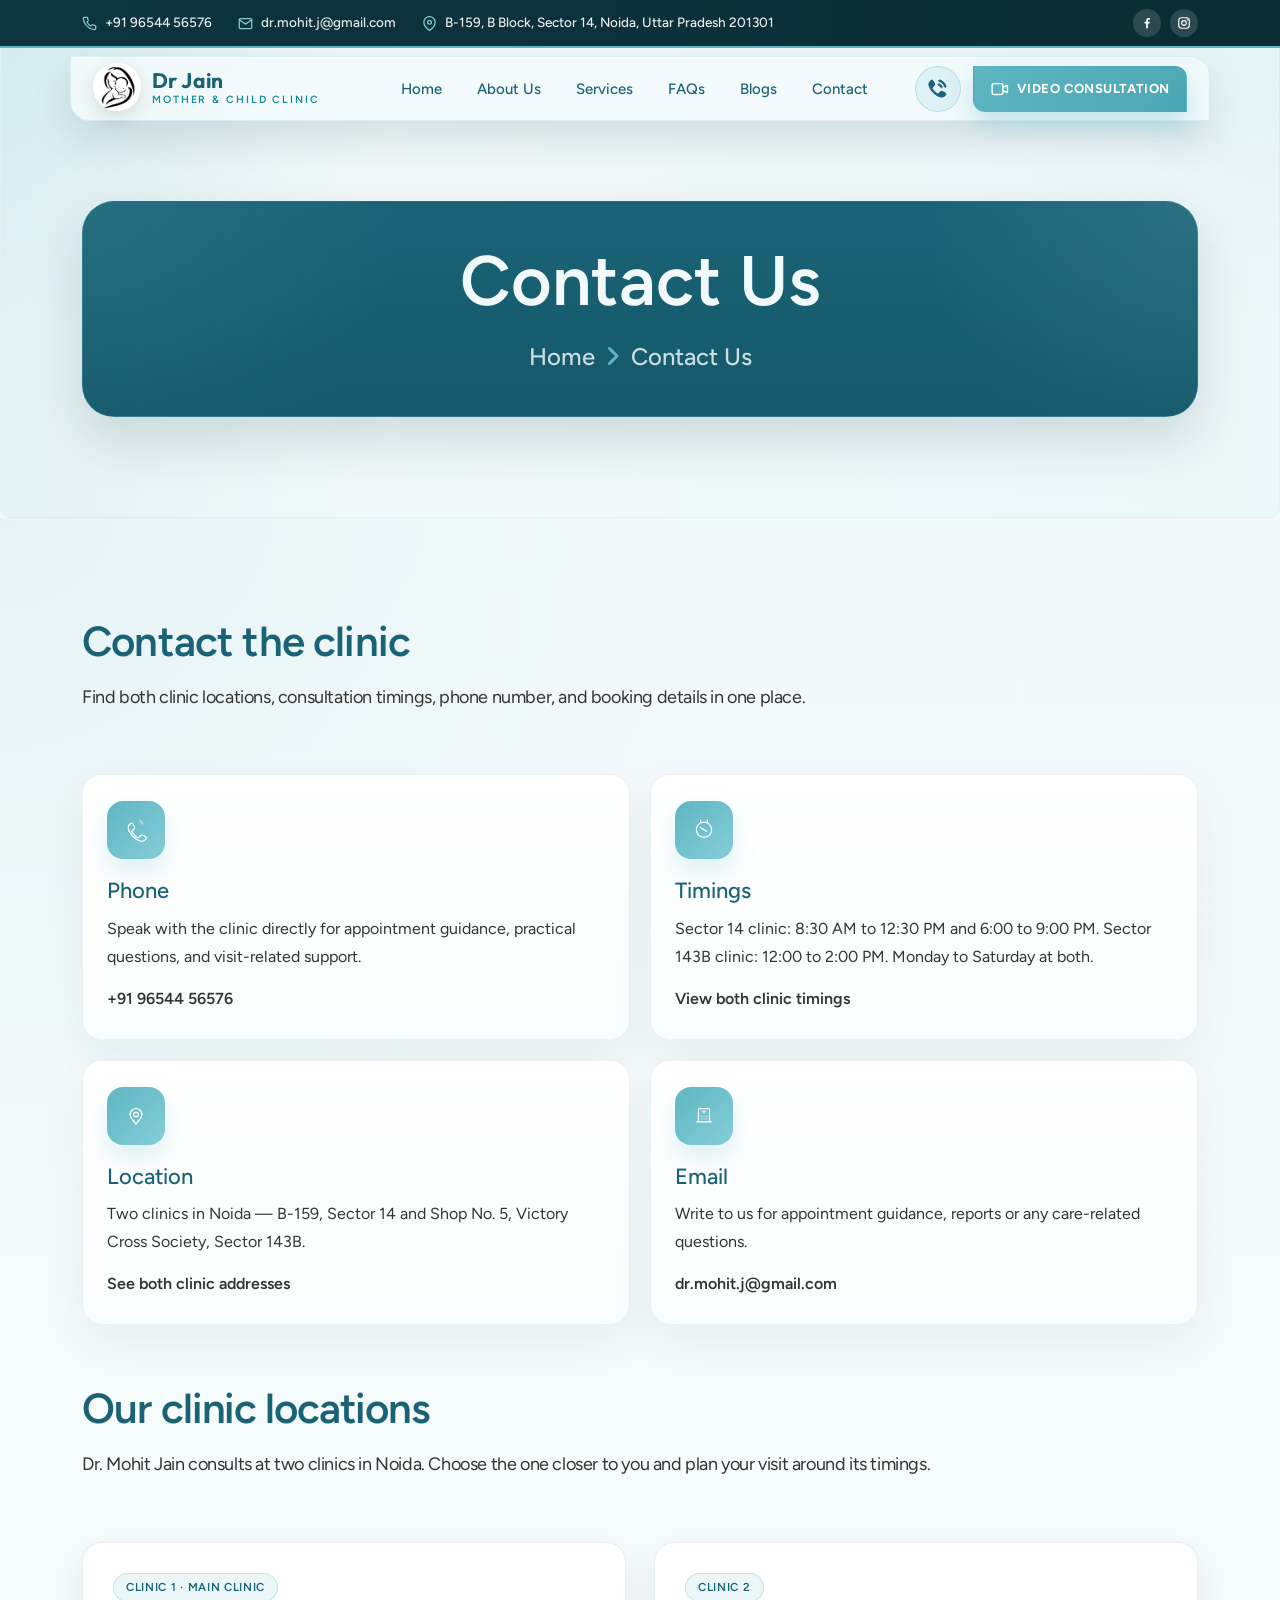
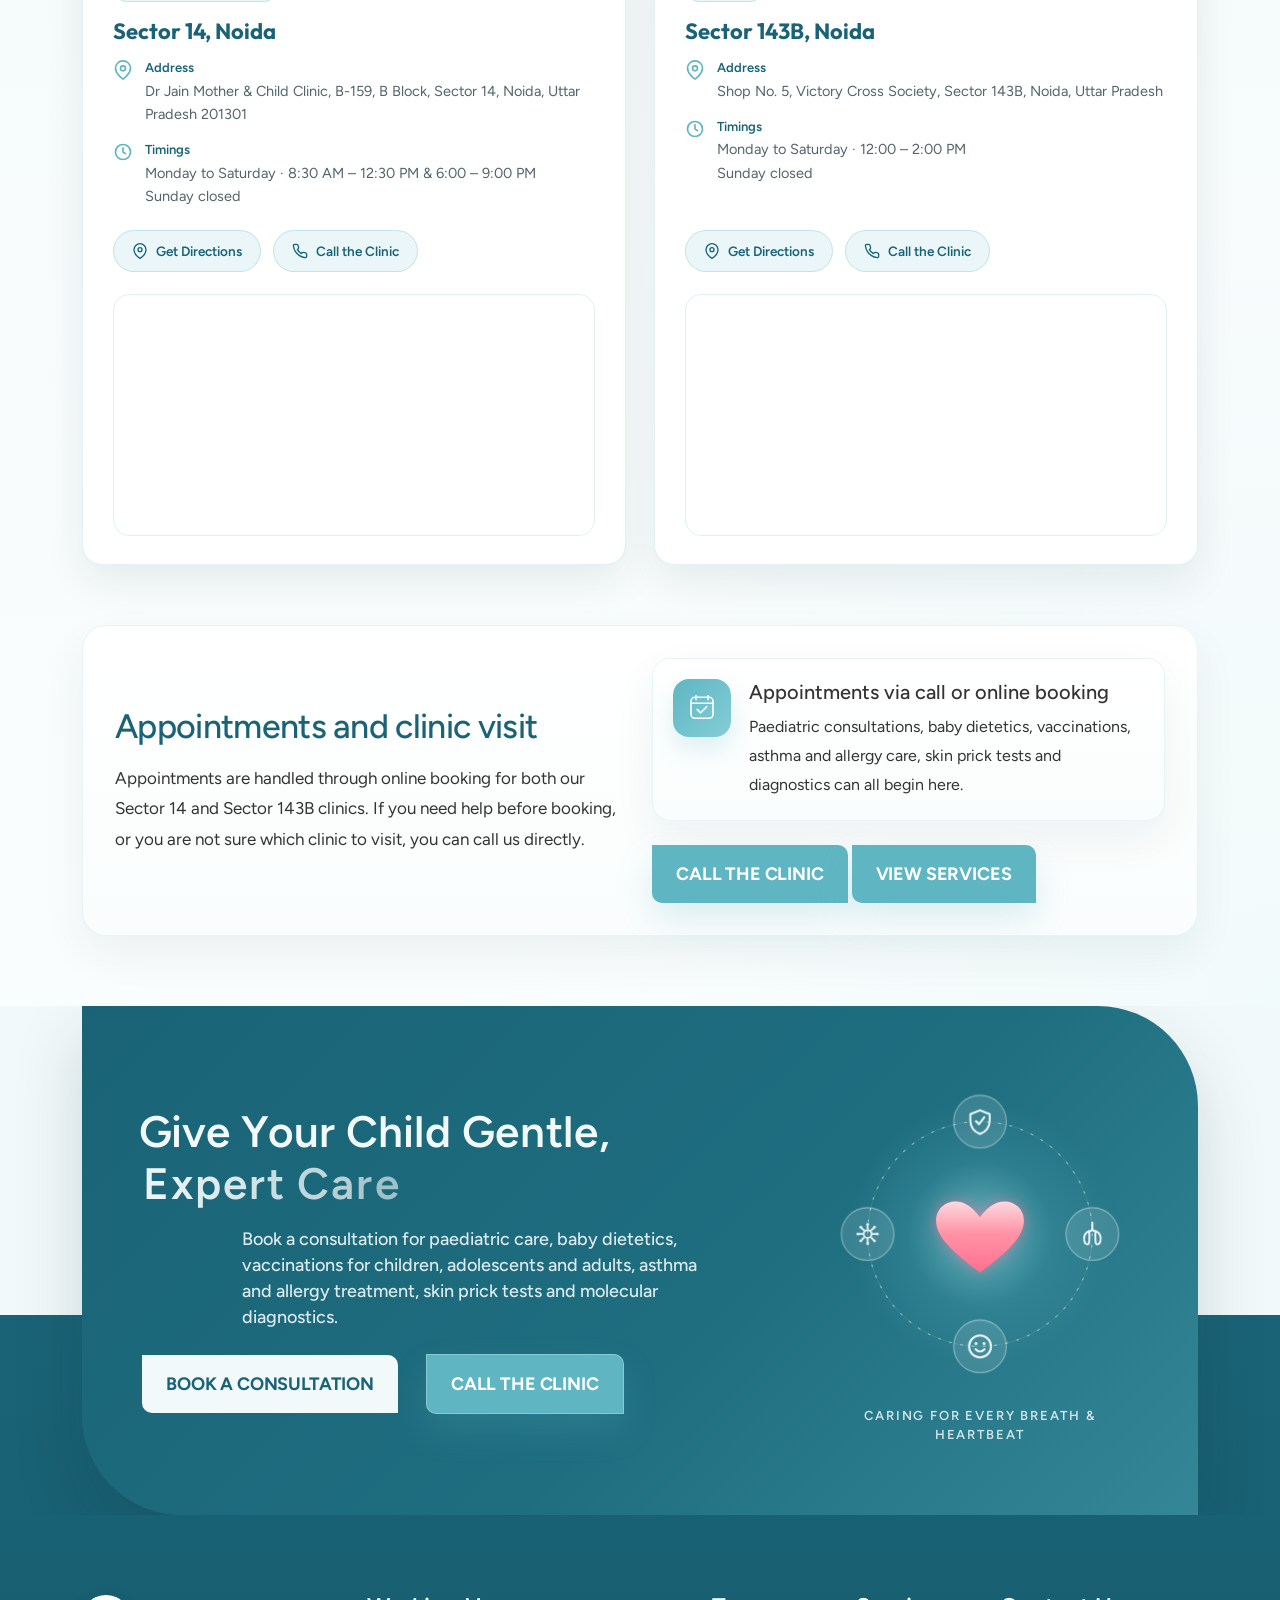
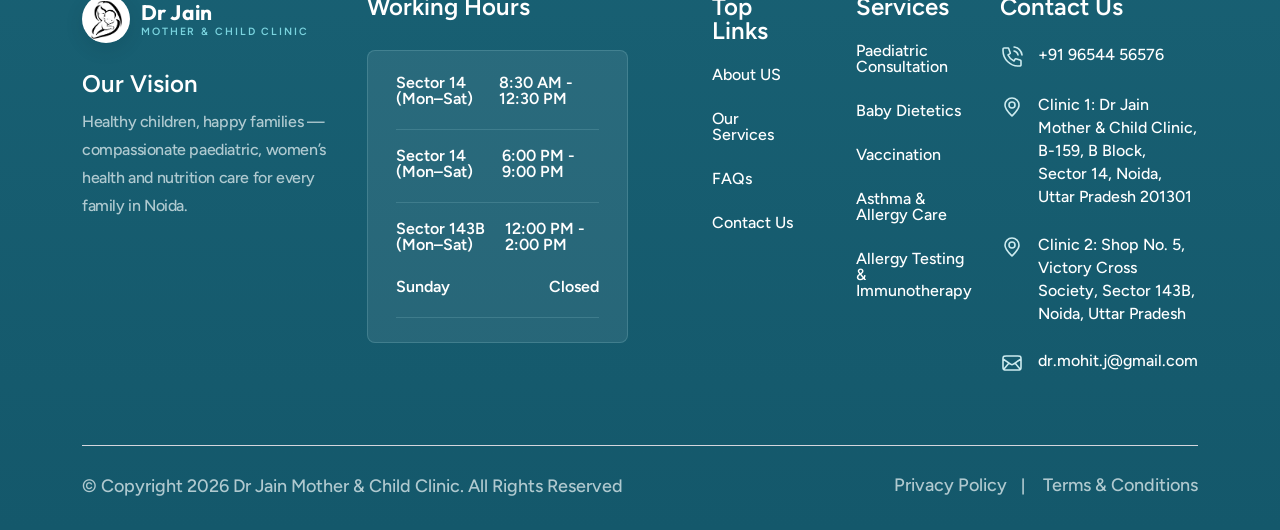
<file: contact.html>
<!DOCTYPE html>
<html lang="en">
<head>
    <meta charset="UTF-8">
    <meta name="viewport" content="width=device-width, initial-scale=1.0">
    <title>Dr Jain Mother & Child Clinic - Contact Us</title>
    <link rel="icon" href="assets/img/logo/logo.jpeg" type="image/jpeg">
    <link rel="stylesheet" href="assets/css/plugins/bootstrap.min.css">
    <link rel="stylesheet" href="assets/css/plugins/aos.css">
    <link rel="stylesheet" href="assets/css/plugins/fontawesome.css">
    <link rel="stylesheet" href="assets/css/plugins/magnific-popup.css">
    <link rel="stylesheet" href="assets/css/plugins/owlcarousel.min.css">
    <link rel="stylesheet" href="assets/css/plugins/sidebar.css">
    <link rel="stylesheet" href="assets/css/plugins/slick-slider.css">
    <link rel="stylesheet" href="assets/css/plugins/nice-select.css">
    <link rel="stylesheet" href="assets/css/plugins/swiper-bundle.css">
    <link rel="stylesheet" href="assets/css/main.css">
    <script src="assets/js/plugins/jquery-3-7-1.min.js"></script>
</head>

<body class="homepage1-body">

<!--===== PRELOADER STARTS =======-->
<div class="cs_preloader">
  <div class="cs_preloader_in" aria-label="Loading">
    <div class="cs_loader_logo_wrap">
      <span class="cs_loader_ring cs_loader_ring_one"></span>
      <span class="cs_loader_ring cs_loader_ring_two"></span>
      <div class="cs_loader_logo_box">
        <img src="assets/img/logo/logo.jpeg" alt="Dr Jain Mother & Child Clinic logo">
      </div>
    </div>
    <div class="cs_loader_signature" aria-hidden="true">
      <span class="cs_loader_signature_bar cs_loader_signature_bar_one"></span>
      <span class="cs_loader_signature_bar cs_loader_signature_bar_two"></span>
      <span class="cs_loader_signature_bar cs_loader_signature_bar_three"></span>
      <span class="cs_loader_signature_bar cs_loader_signature_bar_four"></span>
      <span class="cs_loader_signature_bar cs_loader_signature_bar_five"></span>
    </div>
    <div class="cs_loader_text">Loading<span></span></div>
  </div>
</div>
<!--===== PRELOADER ENDS =======-->

<!--===== PROGRESS STARTS=======-->
<div class="paginacontainer">
     <div class="progress-wrap">
       <svg class="progress-circle svg-content" width="100%" height="100%" viewBox="-1 -1 102 102">
         <path d="M50,1 a49,49 0 0,1 0,98 a49,49 0 0,1 0,-98"/>
       </svg>
     </div>
   </div>
 <!--===== PROGRESS ENDS=======-->

<!--=====HEADER START=======-->
<header class="homepage6-body">
  <div id="vl-header-sticky" class="vl-header-area vl-transparent-header">
      <div class="djmc-topbar">
        <div class="container">
          <div class="djmc-topbar-inner">
            <div class="djmc-topbar-left">
              <a href="tel:+919654456576" class="djmc-topbar-item"><svg viewBox="0 0 24 24" fill="none" stroke="currentColor" stroke-width="2" stroke-linecap="round" stroke-linejoin="round"><path d="M22 16.92v3a2 2 0 0 1-2.18 2 19.79 19.79 0 0 1-8.63-3.07 19.5 19.5 0 0 1-6-6 19.79 19.79 0 0 1-3.07-8.67A2 2 0 0 1 4.11 2h3a2 2 0 0 1 2 1.72 12.84 12.84 0 0 0 .7 2.81 2 2 0 0 1-.45 2.11L8.09 9.91a16 16 0 0 0 6 6l1.27-1.27a2 2 0 0 1 2.11-.45 12.84 12.84 0 0 0 2.81.7A2 2 0 0 1 22 16.92z"/></svg><span>+91 96544 56576</span></a>
              <a href="mailto:dr.mohit.j@gmail.com" class="djmc-topbar-item djmc-topbar-email"><svg viewBox="0 0 24 24" fill="none" stroke="currentColor" stroke-width="2" stroke-linecap="round" stroke-linejoin="round"><path d="M4 4h16a2 2 0 0 1 2 2v12a2 2 0 0 1-2 2H4a2 2 0 0 1-2-2V6a2 2 0 0 1 2-2z"/><polyline points="22,6 12,13 2,6"/></svg><span>dr.mohit.j@gmail.com</span></a>
              <a href="https://www.google.com/maps/search/?api=1&amp;query=Dr+Jain+Mother+%26+Child+Clinic+B-159+Sector+14+Noida" target="_blank" rel="noopener" class="djmc-topbar-item djmc-topbar-addr"><svg viewBox="0 0 24 24" fill="none" stroke="currentColor" stroke-width="2" stroke-linecap="round" stroke-linejoin="round"><path d="M21 10c0 7-9 13-9 13s-9-6-9-13a9 9 0 0 1 18 0z"/><circle cx="12" cy="10" r="3"/></svg><span>B-159, B Block, Sector 14, Noida, Uttar Pradesh 201301</span></a>
            </div>
            <div class="djmc-topbar-social">
              <a href="#" aria-label="Facebook" target="_blank" rel="noopener"><svg viewBox="0 0 24 24" fill="currentColor"><path d="M13.5 21v-8h2.7l.4-3.1h-3.1V7.9c0-.9.25-1.5 1.55-1.5H17V3.6c-.3 0-1.3-.1-2.45-.1-2.42 0-4.05 1.47-4.05 4.17V9.9H7.8V13h2.7v8h3z"/></svg></a>
              <a href="#" aria-label="Instagram" target="_blank" rel="noopener"><svg viewBox="0 0 24 24" fill="none" stroke="currentColor" stroke-width="2"><rect x="3" y="3" width="18" height="18" rx="5"/><circle cx="12" cy="12" r="4"/><circle cx="17.5" cy="6.5" r="1.2" fill="currentColor" stroke="none"/></svg></a>
            </div>
          </div>
        </div>
      </div>
      <div class="container">
          <div class="row align-items-center row-bg1">
              <div class="col-lg-2 col-md-6 col-6">
                  <div class="vl-logo">
                      <a href="index.html" class="djmc-brand"><span class="djmc-brand-mark"><img src="assets/img/logo/logo.jpeg" alt="Dr Jain Mother & Child Clinic"></span><span class="djmc-brand-text"><strong>Dr Jain</strong><small>Mother &amp; Child Clinic</small></span></a>
                  </div>
              </div>
              <div class="col-lg-7 d-none d-lg-block">
                  <div class="vl-main-menu text-center">
                      <nav class="vl-mobile-menu-active">
                          <ul>
                              <li class="has-dropdown">
                                  <a href="index.html">Home</a>
                              </li>
                              <li class="has-dropdown">
                                  <a href="about.html">About Us</a>
                              </li>
                              <li class="has-dropdown">
                                  <a href="services.html">Services</a>
                              </li>
                              <li class="has-dropdown">
                                  <a href="faq.html">FAQs</a>
                              </li>
                              <li class="has-dropdown">
                                  <a href="https://drmohitj.exlyapp.com/blog" target="_blank" rel="noopener">Blogs</a>
                              </li>
                              <li class="has-dropdown">
                                  <a href="contact.html">Contact</a>
                              </li>
                          </ul>
                      </nav>
                  </div>
              </div>
              <div class="col-lg-3 col-md-6 col-6">
                <div class="vl-hero-btn d-none d-lg-block text-end">
                  <div class="btn-area1">
                <a href="https://drmohitj.exlyapp.com/checkout/05e79e08-b14f-41e8-acdb-88accc508b72" target="_blank" rel="noopener" class="vl-btn-video" aria-label="Book a Video Consultation" title="Book a Video Consultation"><svg xmlns="http://www.w3.org/2000/svg" width="20" height="20" viewBox="0 0 24 24" fill="none"><path d="M15.5 10.5l4.4-2.55c.46-.27 1.05.06 1.05.6v6.9c0 .54-.59.87-1.05.6L15.5 13.5m-11 5h9a2 2 0 0 0 2-2v-9a2 2 0 0 0-2-2h-9a2 2 0 0 0-2 2v9a2 2 0 0 0 2 2Z" stroke="currentColor" stroke-width="1.7" stroke-linecap="round" stroke-linejoin="round"/></svg><span class="vl-btn-video-txt">Video Consultation</span></a>
                    <a href="tel:+919654456576" class="vl-btn7 vl-btn-call" aria-label="Call +91 96544 56576" title="+91 96544 56576"><svg xmlns="http://www.w3.org/2000/svg" width="20" height="20" viewBox="0 0 20 20" fill="none">
                      <g clip-path="url(#clip0_5832_90599)">
                        <path d="M4.32688 1.17695C4.79912 1.27456 5.1752 1.59185 5.40887 2.01104L6.15321 3.34641C6.42738 3.83825 6.65811 4.25215 6.80878 4.61195C6.96862 4.99364 7.06355 5.37002 7.02016 5.78615C6.97676 6.20229 6.80622 6.55099 6.57107 6.89148C6.3494 7.21245 6.03823 7.56985 5.66848 7.99454L4.57431 9.25135C4.37824 9.4766 4.2802 9.58919 4.27124 9.72994C4.26228 9.87069 4.34263 9.99094 4.50333 10.2314C5.87299 12.2806 7.71894 14.1272 9.76983 15.498C10.0103 15.6587 10.1305 15.739 10.2712 15.7301C10.412 15.7211 10.5247 15.6231 10.7498 15.427L12.0067 14.3328C12.4314 13.963 12.7888 13.6519 13.1098 13.4302C13.4502 13.195 13.799 13.0245 14.2151 12.9811C14.6312 12.9377 15.0077 13.0327 15.3893 13.1925C15.7491 13.3432 16.163 13.5739 16.6547 13.848L17.9902 14.5924C18.4094 14.8261 18.7267 15.2022 18.8243 15.6744C18.9229 16.1515 18.7775 16.6312 18.4562 17.0254C17.2904 18.4557 15.4227 19.3664 13.4633 18.9711C12.259 18.7282 11.0707 18.3234 9.63342 17.4992C6.74558 15.843 4.15636 13.2524 2.50212 10.3679C1.67786 8.9306 1.2731 7.74232 1.03015 6.53794C0.634898 4.57858 1.54559 2.71085 2.9759 1.5451C3.37009 1.22381 3.84971 1.07834 4.32688 1.17695Z" fill="white"/>
                        <path fill-rule="evenodd" clip-rule="evenodd" d="M11.3045 1.54C11.432 1.0978 11.894 0.842779 12.3362 0.970388C15.559 1.90041 18.0973 4.43862 19.0275 7.66132C19.155 8.1035 18.9 8.56545 18.4579 8.69304C18.0157 8.8207 17.5537 8.5657 17.4261 8.1235C16.6548 5.45101 14.5466 3.34295 11.874 2.57171C11.4319 2.4441 11.1769 1.98219 11.3045 1.54ZM10.793 5.47187C10.973 5.04825 11.4622 4.85066 11.8859 5.03055C13.2706 5.6186 14.3793 6.72725 14.9673 8.11199C15.1472 8.53562 14.9496 9.02487 14.526 9.20479C14.1024 9.38462 13.6131 9.18704 13.4332 8.76345C13.014 7.77614 12.2217 6.9839 11.2344 6.56463C10.8108 6.38474 10.6132 5.8955 10.793 5.47187Z" fill="white"/>
                      </g>
                      <defs>
                        <clipPath id="clip0_5832_90599">
                          <rect width="20" height="20" fill="white"/>
                        </clipPath>
                      </defs>
                    </svg>+91 96544 56576</a>
                </div>  
                </div>
                <div class="vl-header-action-item d-block d-lg-none">
                  <button type="button" class="vl-offcanvas-toggle">
                    <i class="fa-solid fa-bars-staggered"></i>
                  </button>
               </div>
              </div>
          </div>
      </div>
  </div>
</header>

<div class="header-search-form-wrapper">
    <div class="tx-search-close tx-close"><i class="fa-solid fa-xmark"></i></div>
    <div class="header-search-container">
        <form role="search" class="search-form">
        <input type="search"  class="search-field" placeholder="Search..." value="" name="s">
        <button type="submit" class="search-submit"><svg xmlns="http://www.w3.org/2000/svg" width="19" height="18" viewBox="0 0 19 18" fill="none">
            <path d="M14.3865 12.4626L17.5986 15.6746L16.5379 16.7353L13.3259 13.5233C12.171 14.4473 10.7063 15 9.11328 15C5.38728 15 2.36328 11.976 2.36328 8.25C2.36328 4.524 5.38728 1.5 9.11328 1.5C12.8393 1.5 15.8633 4.524 15.8633 8.25C15.8633 9.843 15.3105 11.3077 14.3865 12.4626ZM12.8818 11.9061C13.7989 10.9609 14.3633 9.6717 14.3633 8.25C14.3633 5.34938 12.0139 3 9.11328 3C6.21266 3 3.86328 5.34938 3.86328 8.25C3.86328 11.1506 6.21266 13.5 9.11328 13.5C10.535 13.5 11.8242 12.9356 12.7694 12.0185L12.8818 11.9061Z" fill="#06030E"/>
          </svg></button>
        </form>
    </div>
</div>
<div class="body-overlay"></div>
 <!--=====HEADER END =======-->

<!--===== MOBILE HEADER STARTS =======-->
<div class="homepage6-body">
  <div class="vl-offcanvas">
    <div class="vl-offcanvas-wrapper">
        <div class="vl-offcanvas-header d-flex justify-content-between align-items-center mb-90">
            <div class="vl-offcanvas-logo">
                <a href="index.html" class="djmc-brand"><span class="djmc-brand-mark"><img src="assets/img/logo/logo.jpeg" alt="Dr Jain Mother & Child Clinic"></span><span class="djmc-brand-text"><strong>Dr Jain</strong><small>Mother &amp; Child Clinic</small></span></a>
            </div>
            <div class="vl-offcanvas-close">
               <button class="vl-offcanvas-close-toggle"><i class="fa-solid fa-xmark"></i></button>
            </div>
        </div>

        <div class="vl-offcanvas-menu d-lg-none mb-40">
            <nav></nav>
        </div>

        <div class="space20"></div>
        <div class="vl-offcanvas-info">
            <h3 class="vl-offcanvas-sm-title">Contact Us</h3>
            <div class="space20"></div>
            <span><a href="contact.html"><i class="fa-regular fa-envelope"></i> Appointments via online booking</a></span>
            <span><a href="tel:+919654456576"><i class="fa-solid fa-phone"></i> +91 96544 56576</a></span>
            <span><a href="#"><i class="fa-solid fa-location-dot"></i> Dr Jain Mother & Child Clinic, B-159, B Block, Sector 14, Noida, Uttar Pradesh 201301</a></span>
        </div>
        <div class="jyoti-community-card">
            <h3>Book an Appointment</h3>
            <p>Caring paediatric, vaccination and allergy treatment for your family.</p>
            <a href="https://drmohitj.exlyapp.com/checkout/05e79e08-b14f-41e8-acdb-88accc508b72" target="_blank" rel="noopener" class="jyoti-community-btn">Schedule a Visit</a>
        </div>
    </div>
</div>
<div class="vl-offcanvas-overlay"></div>
</div>
<!--===== MOBILE HEADER STARTS =======-->

<!--===== HERO AREA STARTS =======-->
<div class="inner-header-section-area" style="background-image: url(assets/img/all-images/bg/bg5.png); background-position: center; background-repeat: no-repeat; background-size: cover;">
  <div class="container">
    <div class="row align-items-center">
      <div class="col-lg-12">
        <div class="hero-header">
          <h1 class="text-anime-style-1">Contact Us</h1>
          <div class="space28"></div>
          <a href="index.html" class="bradecrumb">Home <i class="fa-solid fa-angle-right"></i> Contact Us</a>
        </div>
      </div>
    </div>
  </div>
</div>
<!--===== HERO AREA ENDS =======-->

<div class="contact-inner-section-area sp2 jyoti-contact-page">
  <div class="container">
    <div class="row">
      <div class="col-lg-12">
        <div class="heading4 space-margin60 jyoti-contact-intro">
          <h2 class="vl-section-title text-anime-style-3">Contact the clinic</h2>
          <div class="space16"></div>
          <p>Find both clinic locations, consultation timings, phone number, and booking details in one place.</p>
        </div>
      </div>
    </div>

    <div class="row">
      <div class="col-lg-12">
        <div class="jyoti-contact-grid">
          <div class="jyoti-contact-card">
            <div class="jyoti-contact-card-icon"><img src="assets/img/icons/dr-jyoti/contact-phone.svg" alt=""></div>
            <h4>Phone</h4>
            <p>Speak with the clinic directly for appointment guidance, practical questions, and visit-related support.</p>
            <a href="tel:+919654456576">+91 96544 56576</a>
          </div>
          <div class="jyoti-contact-card">
            <div class="jyoti-contact-card-icon"><img src="assets/img/icons/dr-jyoti/contact-timings.svg" alt=""></div>
            <h4>Timings</h4>
            <p>Sector 14 clinic: 8:30 AM to 12:30 PM and 6:00 to 9:00 PM. Sector 143B clinic: 12:00 to 2:00 PM. Monday to Saturday at both.</p>
            <a href="#djmc-locations">View both clinic timings</a>
          </div>
          <div class="jyoti-contact-card">
            <div class="jyoti-contact-card-icon"><img src="assets/img/icons/dr-jyoti/contact-location.svg" alt=""></div>
            <h4>Location</h4>
            <p>Two clinics in Noida — B-159, Sector 14 and Shop No. 5, Victory Cross Society, Sector 143B.</p>
            <a href="#djmc-locations">See both clinic addresses</a>
          </div>
          <div class="jyoti-contact-card">
            <div class="jyoti-contact-card-icon"><img src="assets/img/icons/dr-jyoti/contact-hospital.svg" alt=""></div>
            <h4>Email</h4>
            <p>Write to us for appointment guidance, reports or any care-related questions.</p>
            <a href="mailto:dr.mohit.j@gmail.com">dr.mohit.j@gmail.com</a>
          </div>
        </div>
      </div>
    </div>

    <div class="space60"></div>
    <div id="djmc-locations">
      <div class="row">
        <div class="col-lg-12">
          <div class="heading4 space-margin60 jyoti-contact-intro">
            <h2 class="vl-section-title text-anime-style-3">Our clinic locations</h2>
            <div class="space16"></div>
            <p>Dr. Mohit Jain consults at two clinics in Noida. Choose the one closer to you and plan your visit around its timings.</p>
          </div>
        </div>
      </div>
      <div class="djmc-clinics-grid">
        <div class="djmc-clinic-card">
          <span class="djmc-clinic-badge">Clinic 1 · Main Clinic</span>
          <h4>Sector 14, Noida</h4>
          <div class="djmc-clinic-lines">
            <div class="djmc-clinic-line">
              <svg viewBox="0 0 24 24" fill="none" stroke="currentColor" stroke-width="2" stroke-linecap="round" stroke-linejoin="round"><path d="M21 10c0 7-9 13-9 13s-9-6-9-13a9 9 0 0 1 18 0z"/><circle cx="12" cy="10" r="3"/></svg>
              <div><strong>Address</strong><span>Dr Jain Mother &amp; Child Clinic, B-159, B Block, Sector 14, Noida, Uttar Pradesh 201301</span></div>
            </div>
            <div class="djmc-clinic-line">
              <svg viewBox="0 0 24 24" fill="none" stroke="currentColor" stroke-width="2" stroke-linecap="round" stroke-linejoin="round"><circle cx="12" cy="12" r="9"/><path d="M12 7v5l3 2"/></svg>
              <div><strong>Timings</strong><span>Monday to Saturday · 8:30 AM – 12:30 PM &amp; 6:00 – 9:00 PM<br>Sunday closed</span></div>
            </div>
          </div>
          <div class="djmc-clinic-actions">
            <a href="https://www.google.com/maps/search/?api=1&amp;query=Dr+Jain+Mother+%26+Child+Clinic+B-159+Sector+14+Noida" target="_blank" rel="noopener">
              <svg viewBox="0 0 24 24" fill="none" stroke="currentColor" stroke-width="2" stroke-linecap="round" stroke-linejoin="round"><path d="M21 10c0 7-9 13-9 13s-9-6-9-13a9 9 0 0 1 18 0z"/><circle cx="12" cy="10" r="3"/></svg>
              Get Directions
            </a>
            <a href="tel:+919654456576">
              <svg viewBox="0 0 24 24" fill="none" stroke="currentColor" stroke-width="2" stroke-linecap="round" stroke-linejoin="round"><path d="M22 16.92v3a2 2 0 0 1-2.18 2 19.79 19.79 0 0 1-8.63-3.07 19.5 19.5 0 0 1-6-6A19.79 19.79 0 0 1 2.12 4.18 2 2 0 0 1 4.11 2h3a2 2 0 0 1 2 1.72c.13.96.36 1.9.7 2.81a2 2 0 0 1-.45 2.11L8.09 9.91a16 16 0 0 0 6 6l1.27-1.27a2 2 0 0 1 2.11-.45c.9.34 1.85.57 2.81.7A2 2 0 0 1 22 16.92z"/></svg>
              Call the Clinic
            </a>
          </div>
          <div class="djmc-clinic-map">
            <iframe src="https://maps.google.com/maps?q=Dr%20Jain%20Mother%20%26%20Child%20Clinic%2C%20B-159%2C%20B%20Block%2C%20Sector%2014%2C%20Noida%2C%20Uttar%20Pradesh%20201301&output=embed" title="Map to Dr Jain Mother &amp; Child Clinic, Sector 14, Noida" loading="lazy" allowfullscreen referrerpolicy="no-referrer-when-downgrade"></iframe>
          </div>
        </div>

        <div class="djmc-clinic-card">
          <span class="djmc-clinic-badge">Clinic 2</span>
          <h4>Sector 143B, Noida</h4>
          <div class="djmc-clinic-lines">
            <div class="djmc-clinic-line">
              <svg viewBox="0 0 24 24" fill="none" stroke="currentColor" stroke-width="2" stroke-linecap="round" stroke-linejoin="round"><path d="M21 10c0 7-9 13-9 13s-9-6-9-13a9 9 0 0 1 18 0z"/><circle cx="12" cy="10" r="3"/></svg>
              <div><strong>Address</strong><span>Shop No. 5, Victory Cross Society, Sector 143B, Noida, Uttar Pradesh</span></div>
            </div>
            <div class="djmc-clinic-line">
              <svg viewBox="0 0 24 24" fill="none" stroke="currentColor" stroke-width="2" stroke-linecap="round" stroke-linejoin="round"><circle cx="12" cy="12" r="9"/><path d="M12 7v5l3 2"/></svg>
              <div><strong>Timings</strong><span>Monday to Saturday · 12:00 – 2:00 PM<br>Sunday closed</span></div>
            </div>
          </div>
          <div class="djmc-clinic-actions">
            <a href="https://www.google.com/maps/search/?api=1&amp;query=Victory+Crossroads+Sector+143B+Noida" target="_blank" rel="noopener">
              <svg viewBox="0 0 24 24" fill="none" stroke="currentColor" stroke-width="2" stroke-linecap="round" stroke-linejoin="round"><path d="M21 10c0 7-9 13-9 13s-9-6-9-13a9 9 0 0 1 18 0z"/><circle cx="12" cy="10" r="3"/></svg>
              Get Directions
            </a>
            <a href="tel:+919654456576">
              <svg viewBox="0 0 24 24" fill="none" stroke="currentColor" stroke-width="2" stroke-linecap="round" stroke-linejoin="round"><path d="M22 16.92v3a2 2 0 0 1-2.18 2 19.79 19.79 0 0 1-8.63-3.07 19.5 19.5 0 0 1-6-6A19.79 19.79 0 0 1 2.12 4.18 2 2 0 0 1 4.11 2h3a2 2 0 0 1 2 1.72c.13.96.36 1.9.7 2.81a2 2 0 0 1-.45 2.11L8.09 9.91a16 16 0 0 0 6 6l1.27-1.27a2 2 0 0 1 2.11-.45c.9.34 1.85.57 2.81.7A2 2 0 0 1 22 16.92z"/></svg>
              Call the Clinic
            </a>
          </div>
          <div class="djmc-clinic-map">
            <iframe src="https://maps.google.com/maps?q=Victory%20Crossroads%2C%20Sector%20143B%2C%20Noida&output=embed" title="Map to Dr Jain clinic, Victory Cross Society, Sector 143B, Noida" loading="lazy" allowfullscreen referrerpolicy="no-referrer-when-downgrade"></iframe>
          </div>
        </div>
      </div>
    </div>
    <div class="space60"></div>
    <div class="jyoti-contact-simple-section">
      <div class="row align-items-center">
        <div class="col-lg-6">
          <h3>Appointments and clinic visit</h3>
          <div class="space16"></div>
          <p>Appointments are handled through online booking for both our Sector 14 and Sector 143B clinics. If you need help before booking, or you are not sure which clinic to visit, you can call us directly.</p>
        </div>
        <div class="col-lg-6">
          <div class="space30 d-lg-none d-block"></div>
          <div class="jyoti-contact-booking-row">
            <div class="jyoti-contact-card-icon"><img src="assets/img/icons/dr-jyoti/contact-booking.svg" alt=""></div>
            <div>
              <h5>Appointments via call or online booking</h5>
              <p>Paediatric consultations, baby dietetics, vaccinations, asthma and allergy care, skin prick tests and diagnostics can all begin here.</p>
            </div>
          </div>
          <div class="space24"></div>
          <div class="btn-area1">
            <a href="tel:+919654456576" class="vl-btn7 btn1">Call the Clinic</a>
            <a href="services.html" class="vl-btn7 btn2">View Services</a>
          </div>
        </div>
      </div>
    </div>
  </div>
</div>

<!--===== CTA AREA STARTS =======-->
<div class="cta6-section-area">
  <div class="container">
    <div class="row">
      <div class="col-lg-12">
        <div class="cta7-bg-area">
          <div class="row align-items-center">
            <div class="col-lg-6">
              <div class="cta-content-area heading1">
                <h2 class="text-anime-style-3">Give Your Child Gentle, Expert Care</h2>
                <div class="space16"></div>
                <p data-aos="fade-left" data-aos-duration="900">Book a consultation for paediatric care, baby dietetics, vaccinations for children, adolescents and adults, asthma and allergy treatment, skin prick tests and molecular diagnostics.</p>
                <div class="space24"></div>
                <div class="btn-area1">
                  <a href="https://drmohitj.exlyapp.com/checkout/05e79e08-b14f-41e8-acdb-88accc508b72" target="_blank" rel="noopener" class="vl-btn7 btn1">Book a Consultation</a>
                  <a href="tel:+919654456576" class="vl-btn7 btn2">Call the Clinic</a>
                </div>
              </div>
            </div>
            <div class="col-lg-2"></div>
            <div class="col-lg-4">
              <div class="djmc-care-visual" aria-hidden="true">
                <div class="djmc-cv-stage">
                  <svg viewBox="0 0 360 360" class="djmc-cv-svg" xmlns="http://www.w3.org/2000/svg" role="img" aria-label="Animated illustration of paediatric, vaccination, asthma and allergy care">
                    <defs>
                      <radialGradient id="djmcGlow" cx="50%" cy="50%" r="50%">
                        <stop offset="0%" stop-color="#c6f0f5" stop-opacity="0.55"/>
                        <stop offset="55%" stop-color="#7ad4df" stop-opacity="0.12"/>
                        <stop offset="100%" stop-color="#7ad4df" stop-opacity="0"/>
                      </radialGradient>
                      <linearGradient id="djmcHeart" x1="0" y1="0" x2="0" y2="1">
                        <stop offset="0%" stop-color="#ffd9e0"/>
                        <stop offset="45%" stop-color="#ff93a6"/>
                        <stop offset="100%" stop-color="#ff6f91"/>
                      </linearGradient>
                      <filter id="djmcBlur" x="-60%" y="-60%" width="220%" height="220%">
                        <feGaussianBlur stdDeviation="7"/>
                      </filter>
                    </defs>

                    <circle class="djmc-cv-glow" cx="180" cy="180" r="150" fill="url(#djmcGlow)"/>

                    <circle class="djmc-cv-ring" cx="180" cy="180" r="76" style="animation-delay:0s"/>
                    <circle class="djmc-cv-ring" cx="180" cy="180" r="76" style="animation-delay:1.4s"/>
                    <circle class="djmc-cv-ring" cx="180" cy="180" r="76" style="animation-delay:2.8s"/>

                    <circle cx="180" cy="180" r="128" fill="none" stroke="rgba(244,250,251,0.1)" stroke-width="1"/>
                    <circle class="djmc-cv-orbit" cx="180" cy="180" r="128" fill="none" stroke="rgba(244,250,251,0.4)" stroke-width="1.5" stroke-dasharray="2 11" stroke-linecap="round"/>

                    <g class="djmc-cv-chip" style="animation-delay:0s">
                      <circle cx="180" cy="52" r="30" fill="rgba(244,250,251,0.12)" stroke="rgba(244,250,251,0.45)" stroke-width="1.2"/>
                      <g transform="translate(180,52)" fill="none" stroke="#f2f9fa" stroke-width="2.2" stroke-linecap="round" stroke-linejoin="round">
                        <path d="M0 -13 L11 -8.5 V-1.5 C11 6.5 6.2 11.5 0 14 C-6.2 11.5 -11 6.5 -11 -1.5 V-8.5 Z"/>
                        <path d="M-4.6 -0.5 L-1.2 3 L5 -5.2"/>
                      </g>
                    </g>

                    <g class="djmc-cv-chip" style="animation-delay:0.8s">
                      <circle cx="308" cy="180" r="30" fill="rgba(244,250,251,0.12)" stroke="rgba(244,250,251,0.45)" stroke-width="1.2"/>
                      <g transform="translate(308,180)" fill="none" stroke="#f2f9fa" stroke-width="2.2" stroke-linecap="round" stroke-linejoin="round">
                        <path d="M0 -13 V-5"/>
                        <path d="M0 -5 C -1.2 -3.2 -2.8 -3 -4 -3"/>
                        <path d="M0 -5 C 1.2 -3.2 2.8 -3 4 -3"/>
                        <path d="M-4 -3 C -8.5 -2 -10.5 3.5 -9 8.5 C -8.2 11.4 -5.6 12.6 -4.2 11 C -3.4 10 -3.4 6 -3.4 2 C -3.4 -0.6 -3.5 -2.6 -4 -3 Z"/>
                        <path d="M4 -3 C 8.5 -2 10.5 3.5 9 8.5 C 8.2 11.4 5.6 12.6 4.2 11 C 3.4 10 3.4 6 3.4 2 C 3.4 -0.6 3.5 -2.6 4 -3 Z"/>
                      </g>
                    </g>

                    <g class="djmc-cv-chip" style="animation-delay:1.6s">
                      <circle cx="180" cy="308" r="30" fill="rgba(244,250,251,0.12)" stroke="rgba(244,250,251,0.45)" stroke-width="1.2"/>
                      <g transform="translate(180,308)" fill="none" stroke="#f2f9fa" stroke-width="2.2" stroke-linecap="round" stroke-linejoin="round">
                        <circle cx="0" cy="0" r="12.5"/>
                        <circle cx="-4.6" cy="-3" r="1.7" fill="#f2f9fa" stroke="none"/>
                        <circle cx="4.6" cy="-3" r="1.7" fill="#f2f9fa" stroke="none"/>
                        <path d="M-5.2 3.2 Q 0 8.6 5.2 3.2"/>
                      </g>
                    </g>

                    <g class="djmc-cv-chip" style="animation-delay:2.4s">
                      <circle cx="52" cy="180" r="30" fill="rgba(244,250,251,0.12)" stroke="rgba(244,250,251,0.45)" stroke-width="1.2"/>
                      <g transform="translate(52,180)" fill="none" stroke="#f2f9fa" stroke-width="2" stroke-linecap="round" stroke-linejoin="round">
                        <circle cx="0" cy="0" r="4.5"/>
                        <path d="M6 0 H9.5 M-6 0 H-9.5 M0 6 V9.5 M0 -6 V-9.5 M4.24 4.24 L6.72 6.72 M-4.24 4.24 L-6.72 6.72 M4.24 -4.24 L6.72 -6.72 M-4.24 -4.24 L-6.72 -6.72"/>
                        <g fill="#f2f9fa" stroke="none">
                          <circle cx="11" cy="0" r="1.6"/><circle cx="-11" cy="0" r="1.6"/>
                          <circle cx="0" cy="11" r="1.6"/><circle cx="0" cy="-11" r="1.6"/>
                          <circle cx="7.78" cy="7.78" r="1.6"/><circle cx="-7.78" cy="7.78" r="1.6"/>
                          <circle cx="7.78" cy="-7.78" r="1.6"/><circle cx="-7.78" cy="-7.78" r="1.6"/>
                        </g>
                      </g>
                    </g>

                    <g class="djmc-cv-heart">
                      <path filter="url(#djmcBlur)" opacity="0.55" fill="#ff6f91" d="M180 224 C150 201 130 184 130 165 C130 151 141 143 152 143 C163 143 172 150 180 161 C188 150 197 143 208 143 C219 143 230 151 230 165 C230 184 210 201 180 224 Z"/>
                      <path fill="url(#djmcHeart)" d="M180 224 C150 201 130 184 130 165 C130 151 141 143 152 143 C163 143 172 150 180 161 C188 150 197 143 208 143 C219 143 230 151 230 165 C230 184 210 201 180 224 Z"/>
                      <path class="djmc-cv-ecg" d="M150 186 H167 L172 186 L177 172 L183 202 L188 177 L193 186 H211" fill="none" stroke="#ffffff" stroke-width="3" stroke-linecap="round" stroke-linejoin="round"/>
                    </g>

                    <circle class="djmc-cv-bubble" cx="112" cy="298" r="4" style="animation-delay:0s"/>
                    <circle class="djmc-cv-bubble" cx="250" cy="286" r="6" style="animation-delay:1.4s"/>
                    <circle class="djmc-cv-bubble" cx="296" cy="240" r="3" style="animation-delay:2.1s"/>
                    <circle class="djmc-cv-bubble" cx="64" cy="244" r="3.5" style="animation-delay:3s"/>
                    <circle class="djmc-cv-bubble" cx="180" cy="328" r="5" style="animation-delay:0.7s"/>
                  </svg>
                </div>
                <p class="djmc-cv-caption">Caring for every breath &amp; heartbeat</p>
              </div>
            </div>
          </div>
        </div>
      </div>
    </div>
  </div>
</div>
<!--===== CTA AREA ENDS =======-->


<!--===== FOOTER AREA STARTS =======-->
<div class="vl-footer6-section-area">
  <div class="container">
    <div class="row">
      <div class="col-lg-3 col-md-6">
        <div class="footer-logo-area">
          <a href="index.html" class="djmc-brand djmc-brand--footer"><span class="djmc-brand-mark"><img src="assets/img/logo/logo.jpeg" alt="Dr Jain Mother & Child Clinic"></span><span class="djmc-brand-text"><strong>Dr Jain</strong><small>Mother &amp; Child Clinic</small></span></a>
          <div class="space24"></div>
          <div class="footer-community-copy">
            <h3>Our Vision</h3>
            <p>Healthy children, happy families — compassionate paediatric, women’s health and nutrition care for every family in Noida.</p>
          </div>
        </div>
      </div>
      <div class="col-lg-3 col-md-6">
        <div class="space30 d-md-none d-block"></div>
        <div class="footer-time-area">
          <h4>Working Hours</h4>
          <div class="space28"></div>
          <ul>
            <li><span><a href="#">Sector 14 (Mon–Sat)</a></span> <span><a href="#">8:30 AM - 12:30 PM</a></span></li>
            <li><span><a href="#">Sector 14 (Mon–Sat)</a></span> <span><a href="#">6:00 PM - 9:00 PM</a></span></li>
            <li><span><a href="#">Sector 143B (Mon–Sat)</a></span> <span><a href="#">12:00 PM - 2:00 PM</a></span></li>
            <li><span><a href="#">Sunday</a></span> <span><a href="#">Closed</a></span></li>
          </ul>
        </div>
      </div>
      <div class="col-lg col-md-6">
        <div class="space30 d-lg-none d-block"></div>
        <div class="footer-widget-area foot-padding1">
          <h3>Top Links</h3>
          <ul>
            <li><a href="about.html">About US</a></li>
            <li><a href="services.html">Our Services</a></li>
            <li><a href="faq.html">FAQs</a></li>
            <li><a href="contact.html">Contact Us</a></li>
          </ul>
        </div>
      </div>

      <div class="col-lg col-md-4">
        <div class="space30 d-lg-none d-block"></div>
        <div class="footer-widget-area foot-padding2">
          <h3>Services</h3>
          <ul>
            <li><a href="services.html">Paediatric Consultation</a></li>
            <li><a href="services.html">Baby Dietetics</a></li>
            <li><a href="services.html">Vaccination</a></li>
            <li><a href="services.html">Asthma &amp; Allergy Care</a></li>
            <li><a href="services.html">Allergy Testing &amp; Immunotherapy</a></li>
          </ul>
        </div>
      </div>

      <div class="col-lg col-md-4">
        <div class="space30 d-lg-none d-block"></div>
        <div class="footer-widget-area contact-widget">
          <h3>Contact Us</h3>
          <ul>
            <li><a href="tel:+919654456576"><svg xmlns="http://www.w3.org/2000/svg" width="24" height="24" viewBox="0 0 24 24" fill="none">
              <path d="M14.05 6C15.0268 6.19057 15.9244 6.66826 16.6281 7.37194C17.3318 8.07561 17.8095 8.97326 18 9.95M14.05 2C16.0793 2.22544 17.9716 3.13417 19.4163 4.57701C20.8609 6.01984 21.7721 7.91101 22 9.94M18.5 21C9.93959 21 3 14.0604 3 5.5C3 5.11378 3.01413 4.73086 3.04189 4.35173C3.07375 3.91662 3.08968 3.69907 3.2037 3.50103C3.29814 3.33701 3.4655 3.18146 3.63598 3.09925C3.84181 3 4.08188 3 4.56201 3H7.37932C7.78308 3 7.98496 3 8.15802 3.06645C8.31089 3.12515 8.44701 3.22049 8.55442 3.3441C8.67601 3.48403 8.745 3.67376 8.88299 4.05321L10.0491 7.26005C10.2096 7.70153 10.2899 7.92227 10.2763 8.1317C10.2643 8.31637 10.2012 8.49408 10.0942 8.64506C9.97286 8.81628 9.77145 8.93713 9.36863 9.17882L8 10C9.2019 12.6489 11.3501 14.7999 14 16L14.8212 14.6314C15.0629 14.2285 15.1837 14.0271 15.3549 13.9058C15.5059 13.7988 15.6836 13.7357 15.8683 13.7237C16.0777 13.7101 16.2985 13.7904 16.74 13.9509L19.9468 15.117C20.3262 15.255 20.516 15.324 20.6559 15.4456C20.7795 15.553 20.8749 15.6891 20.9335 15.842C21 16.015 21 16.2169 21 16.6207V19.438C21 19.9181 21 20.1582 20.9007 20.364C20.8185 20.5345 20.663 20.7019 20.499 20.7963C20.3009 20.9103 20.0834 20.9262 19.6483 20.9581C19.2691 20.9859 18.8862 21 18.5 21Z" stroke="currentColor" stroke-width="1.6" stroke-linecap="round" stroke-linejoin="round"/>
            </svg> +91 96544 56576</a></li>
            <li><a href="https://www.google.com/maps/search/?api=1&amp;query=Dr+Jain+Mother+%26+Child+Clinic+B-159+Sector+14+Noida" target="_blank" rel="noopener"><svg xmlns="http://www.w3.org/2000/svg" width="24" height="24" viewBox="0 0 24 24" fill="none">
              <path d="M12 21C15.5 17.4 19 14.1764 19 10.2C19 6.22355 15.866 3 12 3C8.13401 3 5 6.22355 5 10.2C5 14.1764 8.5 17.4 12 21Z" stroke="currentColor" stroke-width="1.6" stroke-linecap="round" stroke-linejoin="round"/>
              <path d="M12 13C13.6569 13 15 11.6569 15 10C15 8.34315 13.6569 7 12 7C10.3431 7 9 8.34315 9 10C9 11.6569 10.3431 13 12 13Z" stroke="currentColor" stroke-width="1.6" stroke-linecap="round" stroke-linejoin="round"/>
            </svg> Clinic 1: Dr Jain Mother & Child Clinic, B-159, B Block, Sector 14, Noida, Uttar Pradesh 201301</a></li>
              <li><a href="https://www.google.com/maps/search/?api=1&amp;query=Victory+Crossroads+Sector+143B+Noida" target="_blank" rel="noopener"><svg xmlns="http://www.w3.org/2000/svg" width="24" height="24" viewBox="0 0 24 24" fill="none">
              <path d="M12 21C15.5 17.4 19 14.1764 19 10.2C19 6.22355 15.866 3 12 3C8.13401 3 5 6.22355 5 10.2C5 14.1764 8.5 17.4 12 21Z" stroke="currentColor" stroke-width="1.6" stroke-linecap="round" stroke-linejoin="round"/>
              <path d="M12 13C13.6569 13 15 11.6569 15 10C15 8.34315 13.6569 7 12 7C10.3431 7 9 8.34315 9 10C9 11.6569 10.3431 13 12 13Z" stroke="currentColor" stroke-width="1.6" stroke-linecap="round" stroke-linejoin="round"/>
            </svg> Clinic 2: Shop No. 5, Victory Cross Society, Sector 143B, Noida, Uttar Pradesh</a></li>
            <li><a href="mailto:dr.mohit.j@gmail.com"><svg xmlns="http://www.w3.org/2000/svg" width="24" height="24" viewBox="0 0 24 24" fill="none">
              <path d="M4 18L9 12M20 18L15 12M3 8L10.225 12.8166C10.8665 13.2443 11.1872 13.4582 11.5339 13.5412C11.8403 13.6147 12.1597 13.6147 12.4661 13.5412C12.8128 13.4582 13.1335 13.2443 13.775 12.8166L21 8M6.2 19H17.8C18.9201 19 19.4802 19 19.908 18.782C20.2843 18.5903 20.5903 18.2843 20.782 17.908C21 17.4802 21 16.9201 21 15.8V8.2C21 7.0799 21 6.51984 20.782 6.09202C20.5903 5.71569 20.2843 5.40973 19.908 5.21799C19.4802 5 18.9201 5 17.8 5H6.2C5.0799 5 4.51984 5 4.09202 5.21799C3.71569 5.40973 3.40973 5.71569 3.21799 6.09202C3 6.51984 3 7.07989 3 8.2V15.8C3 16.9201 3 17.4802 3.21799 17.908C3.40973 18.2843 3.71569 18.5903 4.09202 18.782C4.51984 19 5.07989 19 6.2 19Z" stroke="currentColor" stroke-width="1.6" stroke-linecap="round" stroke-linejoin="round"/>
            </svg> dr.mohit.j@gmail.com</a></li>
          </ul>
        </div>
      </div>
    </div>
    <div class="space70"></div>
    <div class="col-lg-12">
      <div class="copyright-area">
        <a href="https://drmohitjain.co.in">&copy; Copyright 2026 Dr Jain Mother & Child Clinic. All Rights Reserved</a>
        <ul>
          <li><a href="#">Privacy Policy</a><span> | </span></li>
          <li><a href="#">Terms & Conditions</a></li>
        </ul>
      </div>
    </div>
  </div>
</div>
<!--===== FOOTER AREA ENDS =======-->


<script src="assets/js/plugins/bootstrap.min.js"></script>
<script src="assets/js/plugins/fontawesome.js"></script>
<script src="assets/js/plugins/aos.js"></script>
<script src="assets/js/plugins/counter.js"></script>
<script src="assets/js/plugins/gsap.min.js"></script>
<script src="assets/js/plugins/ScrollTrigger.min.js"></script>
<script src="assets/js/plugins/Splitetext.js"></script>
<script src="assets/js/plugins/SmoothScroll.js"></script>
<script src="assets/js/plugins/sidebar.js"></script>
<script src="assets/js/plugins/magnific-popup.js"></script>
<script src="assets/js/plugins/mobilemenu.js"></script>
<script src="assets/js/plugins/owlcarousel.min.js"></script>
<script src="assets/js/plugins/nice-select.js"></script>
<script src="assets/js/plugins/waypoints.js"></script>
<script src="assets/js/plugins/slick-slider.js"></script>
<script src="assets/js/plugins/circle-progress.js"></script>
<script src="assets/js/plugins/swiper.js"></script>
<script src="assets/js/main.js"></script>

</body>
</html>
</file>
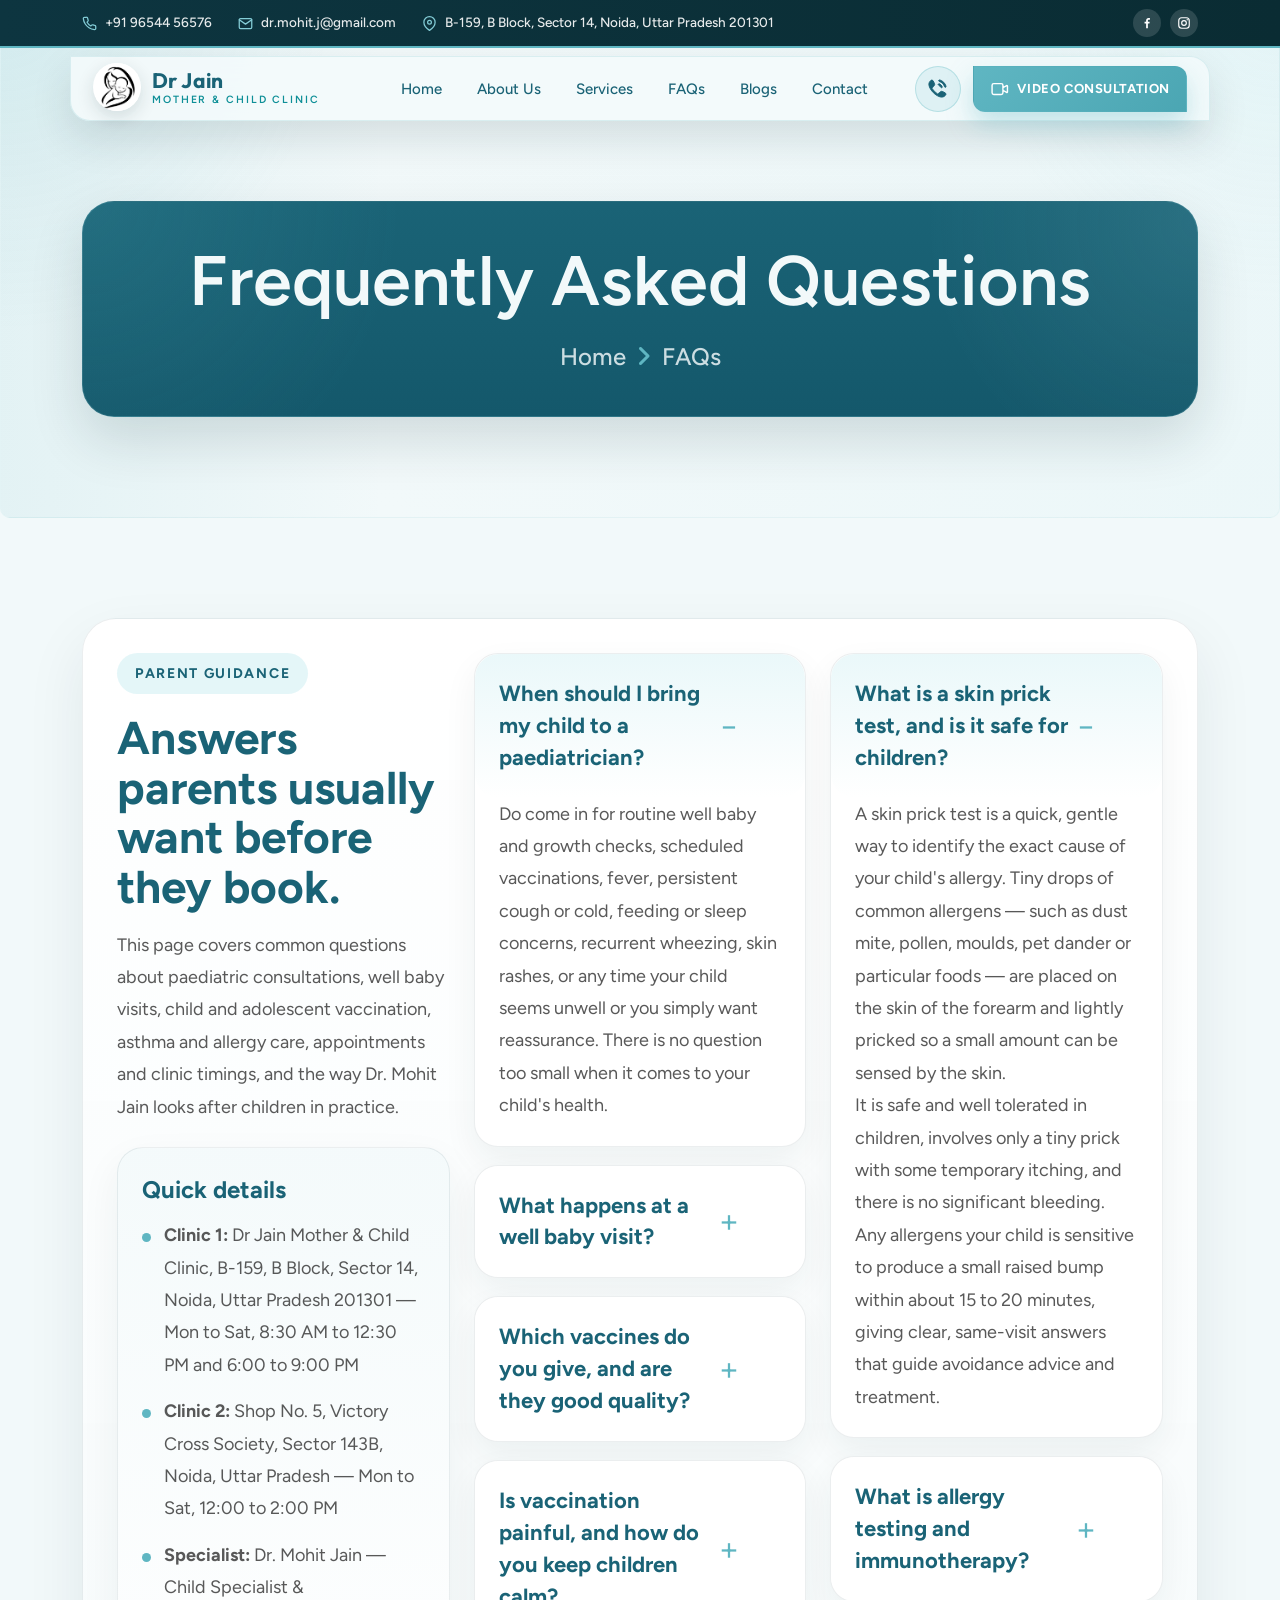
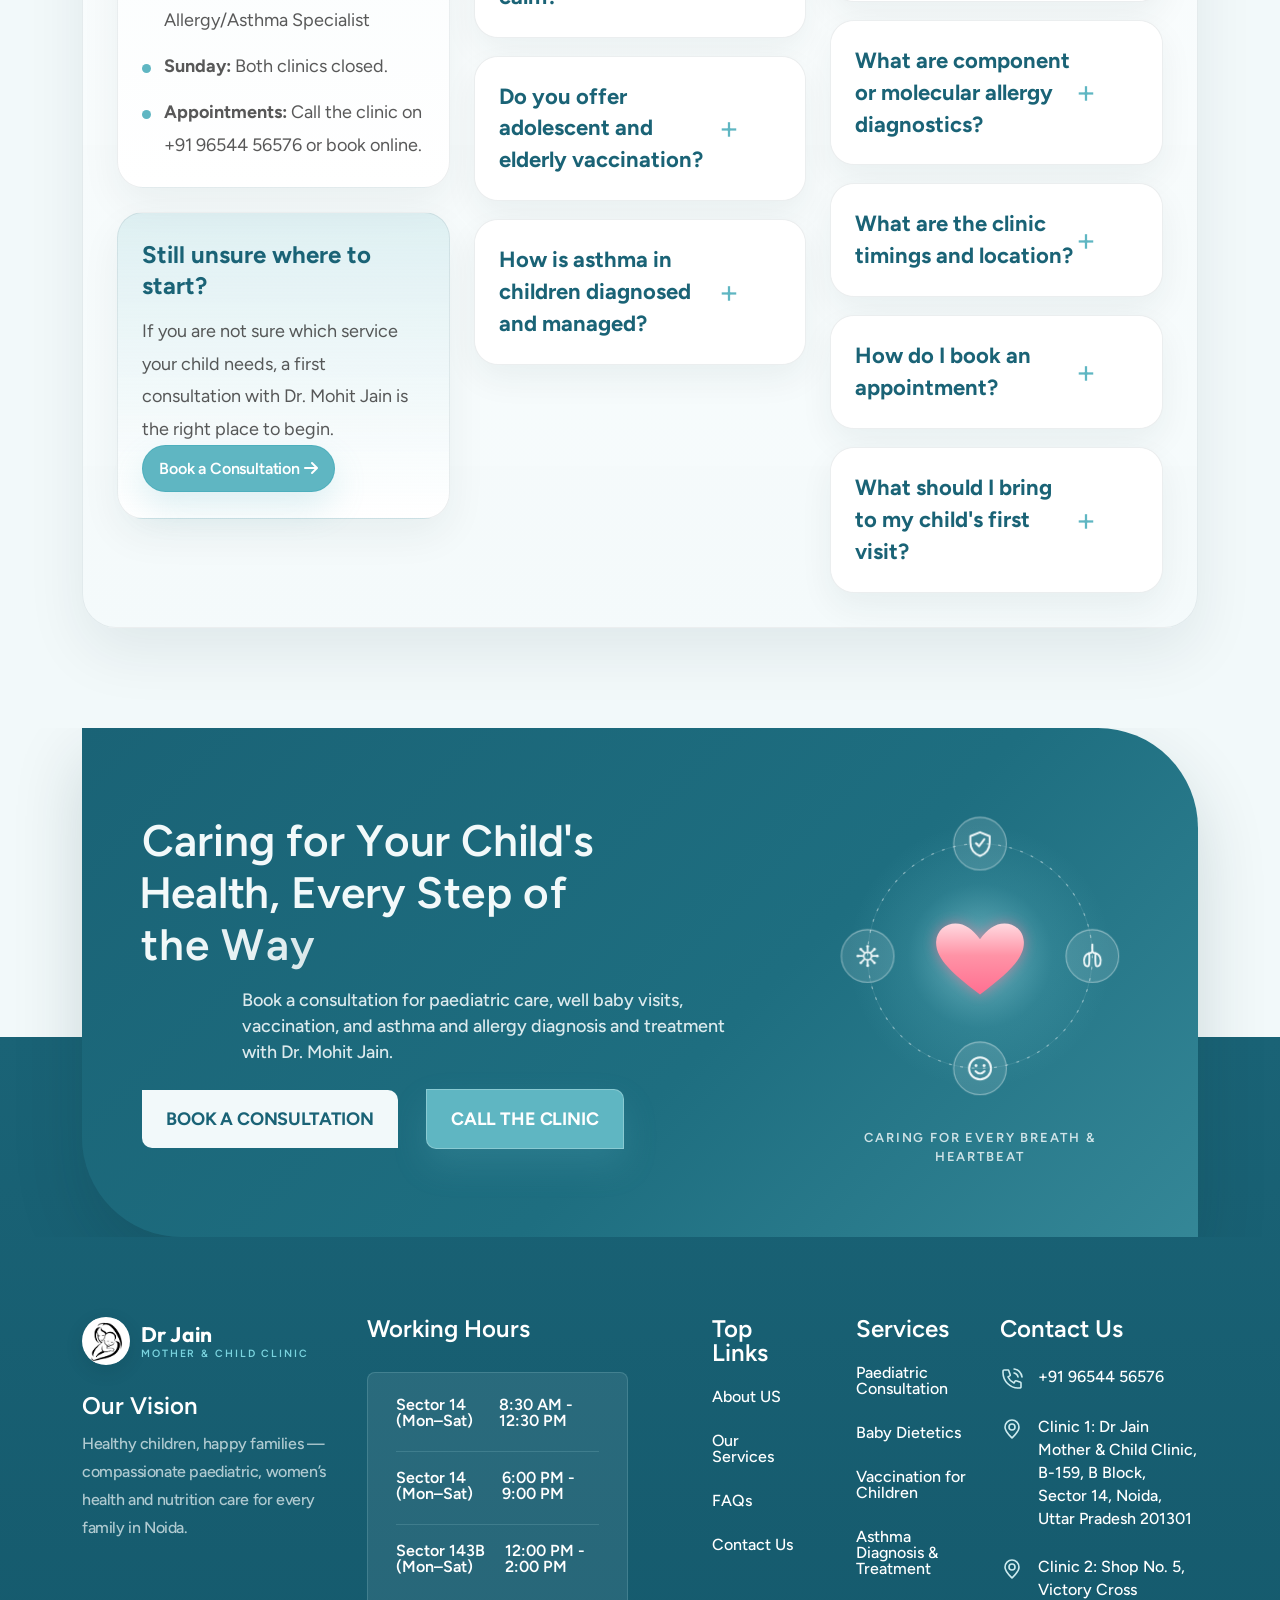
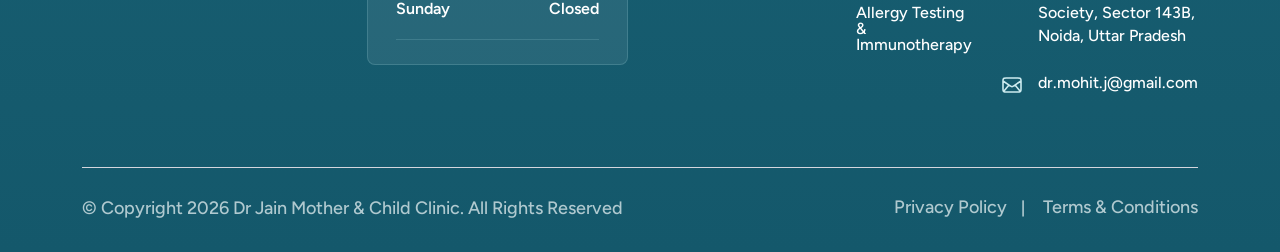
<file: faq.html>
<!DOCTYPE html>
<html lang="en">
<head>
     <meta charset="UTF-8">
     <meta name="viewport" content="width=device-width, initial-scale=1.0">
     <title>Dr Jain Mother & Child Clinic - FAQs | Paediatric, Vaccination & Allergy Care, Noida</title>
     <meta name="description" content="Answers to common questions for parents about paediatric consultations, well baby visits, child and adolescent vaccination, asthma diagnosis, allergy testing and skin prick tests at Dr Jain Mother & Child Clinic, Sector 14, Noida.">

     <!--=====FAB ICON=======-->
    <link rel="icon" href="assets/img/logo/logo.jpeg" type="image/jpeg">

    <!--===== CSS LINK =======-->
    <link rel="stylesheet" href="assets/css/plugins/bootstrap.min.css">
    <link rel="stylesheet" href="assets/css/plugins/aos.css">
    <link rel="stylesheet" href="assets/css/plugins/fontawesome.css">
    <link rel="stylesheet" href="assets/css/plugins/magnific-popup.css">
    <link rel="stylesheet" href="assets/css/plugins/owlcarousel.min.css">
    <link rel="stylesheet" href="assets/css/plugins/sidebar.css">
    <link rel="stylesheet" href="assets/css/plugins/slick-slider.css">
    <link rel="stylesheet" href="assets/css/plugins/nice-select.css">
    <link rel="stylesheet" href="assets/css/plugins/swiper-bundle.css">
    <link rel="stylesheet" href="assets/css/main.css">

    <!--=====  JS SCRIPT LINK =======-->
    <script src="assets/js/plugins/jquery-3-7-1.min.js"></script>
</head>
<body class="homepage1-body">

<!--===== PRELOADER STARTS =======-->
<div class="cs_preloader">
  <div class="cs_preloader_in" aria-label="Loading">
    <div class="cs_loader_logo_wrap">
      <span class="cs_loader_ring cs_loader_ring_one"></span>
      <span class="cs_loader_ring cs_loader_ring_two"></span>
      <div class="cs_loader_logo_box">
        <img src="assets/img/logo/logo.jpeg" alt="Dr Jain Mother & Child Clinic logo">
      </div>
    </div>
    <div class="cs_loader_signature" aria-hidden="true">
      <span class="cs_loader_signature_bar cs_loader_signature_bar_one"></span>
      <span class="cs_loader_signature_bar cs_loader_signature_bar_two"></span>
      <span class="cs_loader_signature_bar cs_loader_signature_bar_three"></span>
      <span class="cs_loader_signature_bar cs_loader_signature_bar_four"></span>
      <span class="cs_loader_signature_bar cs_loader_signature_bar_five"></span>
    </div>
    <div class="cs_loader_text">Loading<span></span></div>
  </div>
</div>
<!--===== PRELOADER ENDS =======-->

<!--===== PROGRESS STARTS=======-->
<div class="paginacontainer">
     <div class="progress-wrap">
       <svg class="progress-circle svg-content" width="100%" height="100%" viewBox="-1 -1 102 102">
         <path d="M50,1 a49,49 0 0,1 0,98 a49,49 0 0,1 0,-98"/>
       </svg>
     </div>
   </div>
 <!--===== PROGRESS ENDS=======-->

<!--=====HEADER START=======-->
<header class="homepage6-body">
  <div id="vl-header-sticky" class="vl-header-area vl-transparent-header">
      <div class="djmc-topbar">
        <div class="container">
          <div class="djmc-topbar-inner">
            <div class="djmc-topbar-left">
              <a href="tel:+919654456576" class="djmc-topbar-item"><svg viewBox="0 0 24 24" fill="none" stroke="currentColor" stroke-width="2" stroke-linecap="round" stroke-linejoin="round"><path d="M22 16.92v3a2 2 0 0 1-2.18 2 19.79 19.79 0 0 1-8.63-3.07 19.5 19.5 0 0 1-6-6 19.79 19.79 0 0 1-3.07-8.67A2 2 0 0 1 4.11 2h3a2 2 0 0 1 2 1.72 12.84 12.84 0 0 0 .7 2.81 2 2 0 0 1-.45 2.11L8.09 9.91a16 16 0 0 0 6 6l1.27-1.27a2 2 0 0 1 2.11-.45 12.84 12.84 0 0 0 2.81.7A2 2 0 0 1 22 16.92z"/></svg><span>+91 96544 56576</span></a>
              <a href="mailto:dr.mohit.j@gmail.com" class="djmc-topbar-item djmc-topbar-email"><svg viewBox="0 0 24 24" fill="none" stroke="currentColor" stroke-width="2" stroke-linecap="round" stroke-linejoin="round"><path d="M4 4h16a2 2 0 0 1 2 2v12a2 2 0 0 1-2 2H4a2 2 0 0 1-2-2V6a2 2 0 0 1 2-2z"/><polyline points="22,6 12,13 2,6"/></svg><span>dr.mohit.j@gmail.com</span></a>
              <a href="https://www.google.com/maps/search/?api=1&amp;query=Dr+Jain+Mother+%26+Child+Clinic+B-159+Sector+14+Noida" target="_blank" rel="noopener" class="djmc-topbar-item djmc-topbar-addr"><svg viewBox="0 0 24 24" fill="none" stroke="currentColor" stroke-width="2" stroke-linecap="round" stroke-linejoin="round"><path d="M21 10c0 7-9 13-9 13s-9-6-9-13a9 9 0 0 1 18 0z"/><circle cx="12" cy="10" r="3"/></svg><span>B-159, B Block, Sector 14, Noida, Uttar Pradesh 201301</span></a>
            </div>
            <div class="djmc-topbar-social">
              <a href="#" aria-label="Facebook" target="_blank" rel="noopener"><svg viewBox="0 0 24 24" fill="currentColor"><path d="M13.5 21v-8h2.7l.4-3.1h-3.1V7.9c0-.9.25-1.5 1.55-1.5H17V3.6c-.3 0-1.3-.1-2.45-.1-2.42 0-4.05 1.47-4.05 4.17V9.9H7.8V13h2.7v8h3z"/></svg></a>
              <a href="#" aria-label="Instagram" target="_blank" rel="noopener"><svg viewBox="0 0 24 24" fill="none" stroke="currentColor" stroke-width="2"><rect x="3" y="3" width="18" height="18" rx="5"/><circle cx="12" cy="12" r="4"/><circle cx="17.5" cy="6.5" r="1.2" fill="currentColor" stroke="none"/></svg></a>
            </div>
          </div>
        </div>
      </div>
      <div class="container">
          <div class="row align-items-center row-bg1">
              <div class="col-lg-2 col-md-6 col-6">
                  <div class="vl-logo">
                      <a href="index.html" class="djmc-brand"><span class="djmc-brand-mark"><img src="assets/img/logo/logo.jpeg" alt="Dr Jain Mother & Child Clinic"></span><span class="djmc-brand-text"><strong>Dr Jain</strong><small>Mother &amp; Child Clinic</small></span></a>
                  </div>
              </div>
              <div class="col-lg-7 d-none d-lg-block">
                  <div class="vl-main-menu text-center">
                      <nav class="vl-mobile-menu-active">
                          <ul>
                              <li class="has-dropdown">
                                  <a href="index.html">Home</a>
                              </li>
                              <li class="has-dropdown">
                                  <a href="about.html">About Us</a>
                              </li>
                              <li class="has-dropdown">
                                  <a href="services.html">Services</a>
                              </li>
                              <li class="has-dropdown">
                                  <a href="faq.html">FAQs</a>
                              </li>
                              <li class="has-dropdown">
                                  <a href="https://drmohitj.exlyapp.com/blog" target="_blank" rel="noopener">Blogs</a>
                              </li>
                              <li class="has-dropdown">
                                  <a href="contact.html">Contact</a>
                              </li>
                          </ul>
                      </nav>
                  </div>
              </div>
              <div class="col-lg-3 col-md-6 col-6">
                <div class="vl-hero-btn d-none d-lg-block text-end">
                  <div class="btn-area1">
                <a href="https://drmohitj.exlyapp.com/checkout/05e79e08-b14f-41e8-acdb-88accc508b72" target="_blank" rel="noopener" class="vl-btn-video" aria-label="Book a Video Consultation" title="Book a Video Consultation"><svg xmlns="http://www.w3.org/2000/svg" width="20" height="20" viewBox="0 0 24 24" fill="none"><path d="M15.5 10.5l4.4-2.55c.46-.27 1.05.06 1.05.6v6.9c0 .54-.59.87-1.05.6L15.5 13.5m-11 5h9a2 2 0 0 0 2-2v-9a2 2 0 0 0-2-2h-9a2 2 0 0 0-2 2v9a2 2 0 0 0 2 2Z" stroke="currentColor" stroke-width="1.7" stroke-linecap="round" stroke-linejoin="round"/></svg><span class="vl-btn-video-txt">Video Consultation</span></a>
                    <a href="tel:+919654456576" class="vl-btn7 vl-btn-call" aria-label="Call +91 96544 56576" title="+91 96544 56576"><svg xmlns="http://www.w3.org/2000/svg" width="20" height="20" viewBox="0 0 20 20" fill="none">
                      <g clip-path="url(#clip0_5832_90599)">
                        <path d="M4.32688 1.17695C4.79912 1.27456 5.1752 1.59185 5.40887 2.01104L6.15321 3.34641C6.42738 3.83825 6.65811 4.25215 6.80878 4.61195C6.96862 4.99364 7.06355 5.37002 7.02016 5.78615C6.97676 6.20229 6.80622 6.55099 6.57107 6.89148C6.3494 7.21245 6.03823 7.56985 5.66848 7.99454L4.57431 9.25135C4.37824 9.4766 4.2802 9.58919 4.27124 9.72994C4.26228 9.87069 4.34263 9.99094 4.50333 10.2314C5.87299 12.2806 7.71894 14.1272 9.76983 15.498C10.0103 15.6587 10.1305 15.739 10.2712 15.7301C10.412 15.7211 10.5247 15.6231 10.7498 15.427L12.0067 14.3328C12.4314 13.963 12.7888 13.6519 13.1098 13.4302C13.4502 13.195 13.799 13.0245 14.2151 12.9811C14.6312 12.9377 15.0077 13.0327 15.3893 13.1925C15.7491 13.3432 16.163 13.5739 16.6547 13.848L17.9902 14.5924C18.4094 14.8261 18.7267 15.2022 18.8243 15.6744C18.9229 16.1515 18.7775 16.6312 18.4562 17.0254C17.2904 18.4557 15.4227 19.3664 13.4633 18.9711C12.259 18.7282 11.0707 18.3234 9.63342 17.4992C6.74558 15.843 4.15636 13.2524 2.50212 10.3679C1.67786 8.9306 1.2731 7.74232 1.03015 6.53794C0.634898 4.57858 1.54559 2.71085 2.9759 1.5451C3.37009 1.22381 3.84971 1.07834 4.32688 1.17695Z" fill="white"/>
                        <path fill-rule="evenodd" clip-rule="evenodd" d="M11.3045 1.54C11.432 1.0978 11.894 0.842779 12.3362 0.970388C15.559 1.90041 18.0973 4.43862 19.0275 7.66132C19.155 8.1035 18.9 8.56545 18.4579 8.69304C18.0157 8.8207 17.5537 8.5657 17.4261 8.1235C16.6548 5.45101 14.5466 3.34295 11.874 2.57171C11.4319 2.4441 11.1769 1.98219 11.3045 1.54ZM10.793 5.47187C10.973 5.04825 11.4622 4.85066 11.8859 5.03055C13.2706 5.6186 14.3793 6.72725 14.9673 8.11199C15.1472 8.53562 14.9496 9.02487 14.526 9.20479C14.1024 9.38462 13.6131 9.18704 13.4332 8.76345C13.014 7.77614 12.2217 6.9839 11.2344 6.56463C10.8108 6.38474 10.6132 5.8955 10.793 5.47187Z" fill="white"/>
                      </g>
                      <defs>
                        <clipPath id="clip0_5832_90599">
                          <rect width="20" height="20" fill="white"/>
                        </clipPath>
                      </defs>
                    </svg>+91 96544 56576</a>
                </div>  
                </div>
                <div class="vl-header-action-item d-block d-lg-none">
                  <button type="button" class="vl-offcanvas-toggle">
                    <i class="fa-solid fa-bars-staggered"></i>
                  </button>
               </div>
              </div>
          </div>
      </div>
  </div>
</header>

<div class="header-search-form-wrapper">
    <div class="tx-search-close tx-close"><i class="fa-solid fa-xmark"></i></div>
    <div class="header-search-container">
        <form role="search" class="search-form">
        <input type="search"  class="search-field" placeholder="Search..." value="" name="s">
        <button type="submit" class="search-submit"><svg xmlns="http://www.w3.org/2000/svg" width="19" height="18" viewBox="0 0 19 18" fill="none">
            <path d="M14.3865 12.4626L17.5986 15.6746L16.5379 16.7353L13.3259 13.5233C12.171 14.4473 10.7063 15 9.11328 15C5.38728 15 2.36328 11.976 2.36328 8.25C2.36328 4.524 5.38728 1.5 9.11328 1.5C12.8393 1.5 15.8633 4.524 15.8633 8.25C15.8633 9.843 15.3105 11.3077 14.3865 12.4626ZM12.8818 11.9061C13.7989 10.9609 14.3633 9.6717 14.3633 8.25C14.3633 5.34938 12.0139 3 9.11328 3C6.21266 3 3.86328 5.34938 3.86328 8.25C3.86328 11.1506 6.21266 13.5 9.11328 13.5C10.535 13.5 11.8242 12.9356 12.7694 12.0185L12.8818 11.9061Z" fill="#06030E"/>
          </svg></button>
        </form>
    </div>
</div>
<div class="body-overlay"></div>
 <!--=====HEADER END =======-->

<!--===== MOBILE HEADER STARTS =======-->
<div class="homepage6-body">
  <div class="vl-offcanvas">
    <div class="vl-offcanvas-wrapper">
        <div class="vl-offcanvas-header d-flex justify-content-between align-items-center mb-90">
            <div class="vl-offcanvas-logo">
                <a href="index.html" class="djmc-brand"><span class="djmc-brand-mark"><img src="assets/img/logo/logo.jpeg" alt="Dr Jain Mother & Child Clinic"></span><span class="djmc-brand-text"><strong>Dr Jain</strong><small>Mother &amp; Child Clinic</small></span></a>
            </div>
            <div class="vl-offcanvas-close">
               <button class="vl-offcanvas-close-toggle"><i class="fa-solid fa-xmark"></i></button>
            </div>
        </div>

        <div class="vl-offcanvas-menu d-lg-none mb-40">
            <nav></nav>
        </div>

        <div class="space20"></div>
        <div class="vl-offcanvas-info">
            <h3 class="vl-offcanvas-sm-title">Contact Us</h3>
            <div class="space20"></div>
            <span><a href="contact.html"><i class="fa-regular fa-envelope"></i> Appointments via online booking</a></span>
            <span><a href="tel:+919654456576"><i class="fa-solid fa-phone"></i> +91 96544 56576</a></span>
            <span><a href="#"><i class="fa-solid fa-location-dot"></i> Dr Jain Mother & Child Clinic, B-159, B Block, Sector 14, Noida, Uttar Pradesh 201301</a></span>
        </div>
        <div class="jyoti-community-card">
            <h3>Book an Appointment</h3>
            <p>Caring paediatric, vaccination and allergy treatment for your family.</p>
            <a href="https://drmohitj.exlyapp.com/checkout/05e79e08-b14f-41e8-acdb-88accc508b72" target="_blank" rel="noopener" class="jyoti-community-btn">Schedule a Visit</a>
        </div>
    </div>
</div>
<div class="vl-offcanvas-overlay"></div>
</div>
<!--===== MOBILE HEADER STARTS =======-->

<!--===== HERO AREA STARTS =======-->
<div class="inner-header-section-area" style="background-image: url(assets/img/all-images/bg/bg5.png); background-position: center; background-repeat: no-repeat; background-size: cover;">
  <div class="container">
    <div class="row align-items-center">
      <div class="col-lg-12">
        <div class="hero-header">
          <h1 class="text-anime-style-1">Frequently Asked Questions</h1>
          <div class="space28"></div>
          <a href="index.html" class="bradecrumb">Home <i class="fa-solid fa-angle-right"></i> FAQs</a>
        </div>
      </div>
    </div>
  </div>
</div>
<!--===== HERO AREA ENDS =======-->

<div class="faq-inner-section-area sp1 jyoti-faq-page">
  <div class="container">
    <div class="jyoti-faq-shell">
      <div class="row g-4 align-items-start">
        <div class="col-lg-4">
          <div class="jyoti-faq-side">
            <span class="jyoti-faq-eyebrow">Parent guidance</span>
            <h2>Answers parents usually want before they book.</h2>
            <p>
              This page covers common questions about paediatric consultations, well baby visits, child and
              adolescent vaccination, asthma and allergy care, appointments and clinic timings, and the way
              Dr. Mohit Jain looks after children in practice.
            </p>

            <div class="jyoti-faq-info-card">
              <h3>Quick details</h3>
              <ul>
                <li><strong>Clinic 1:</strong> Dr Jain Mother & Child Clinic, B-159, B Block, Sector 14, Noida, Uttar Pradesh 201301 — Mon to Sat, 8:30 AM to 12:30 PM and 6:00 to 9:00 PM</li>
                <li><strong>Clinic 2:</strong> Shop No. 5, Victory Cross Society, Sector 143B, Noida, Uttar Pradesh — Mon to Sat, 12:00 to 2:00 PM</li>
                <li><strong>Specialist:</strong> Dr. Mohit Jain — Child Specialist & Allergy/Asthma Specialist</li>
                <li><strong>Sunday:</strong> Both clinics closed.</li>
                <li><strong>Appointments:</strong> Call the clinic on +91 96544 56576 or book online.</li>
              </ul>
            </div>

            <div class="jyoti-faq-help-card">
              <h3>Still unsure where to start?</h3>
              <p>If you are not sure which service your child needs, a first consultation with Dr. Mohit Jain is the right place to begin.</p>
              <div class="btn-area1">
                <a href="https://drmohitj.exlyapp.com/checkout/05e79e08-b14f-41e8-acdb-88accc508b72" target="_blank" rel="noopener" class="vl-btn4">Book a Consultation <span><i class="fa-solid fa-arrow-right"></i></span></a>
              </div>
            </div>
          </div>
        </div>

        <div class="col-lg-8">
          <div class="row g-4">
            <div class="col-lg-6">
              <div class="accordion jyoti-faq-accordion" id="accordionExample">
                <div class="accordion-item">
                  <h2 class="accordion-header">
                    <button class="accordion-button" type="button" data-bs-toggle="collapse" data-bs-target="#collapseOne" aria-expanded="true">
                      When should I bring my child to a paediatrician?
                    </button>
                  </h2>
                  <div id="collapseOne" class="accordion-collapse collapse show" data-bs-parent="#accordionExample">
                    <div class="accordion-body">
                      <p>Do come in for routine well baby and growth checks, scheduled vaccinations, fever, persistent cough or cold, feeding or sleep concerns, recurrent wheezing, skin rashes, or any time your child seems unwell or you simply want reassurance. There is no question too small when it comes to your child's health.</p>
                    </div>
                  </div>
                </div>

                <div class="accordion-item">
                  <h2 class="accordion-header">
                    <button class="accordion-button collapsed" type="button" data-bs-toggle="collapse" data-bs-target="#collapseTwo">
                      What happens at a well baby visit?
                    </button>
                  </h2>
                  <div id="collapseTwo" class="accordion-collapse collapse" data-bs-parent="#accordionExample">
                    <div class="accordion-body">
                      <p>At our Well Baby Clinic, Dr. Mohit Jain checks your baby's weight, length and head growth, reviews feeding, sleep and developmental milestones, administers any due vaccinations, and answers your questions. It is a relaxed, unhurried visit designed to keep your baby thriving and to give parents confidence.</p>
                    </div>
                  </div>
                </div>

                <div class="accordion-item">
                  <h2 class="accordion-header">
                    <button class="accordion-button collapsed" type="button" data-bs-toggle="collapse" data-bs-target="#collapseThree">
                      Which vaccines do you give, and are they good quality?
                    </button>
                  </h2>
                  <div id="collapseThree" class="accordion-collapse collapse" data-bs-parent="#accordionExample">
                    <div class="accordion-body">
                      <p>We follow the recommended childhood immunisation schedule and use only best-quality vaccines that are stored under a properly maintained cold chain. At each visit we explain which vaccine is due, what it protects against, and when the next dose is needed, so your child's schedule always stays on track.</p>
                    </div>
                  </div>
                </div>

                <div class="accordion-item">
                  <h2 class="accordion-header">
                    <button class="accordion-button collapsed" type="button" data-bs-toggle="collapse" data-bs-target="#collapseFour">
                      Is vaccination painful, and how do you keep children calm?
                    </button>
                  </h2>
                  <div id="collapseFour" class="accordion-collapse collapse" data-bs-parent="#accordionExample">
                    <div class="accordion-body">
                      <p>Most children feel only a brief pinch. We use a gentle, child-friendly approach with quick technique, distraction, comforting and plenty of patience, and we welcome parents to hold and soothe their little one throughout. Any mild soreness or low fever afterwards usually settles within a day, and we explain how to keep your child comfortable at home.</p>
                    </div>
                  </div>
                </div>

                <div class="accordion-item">
                  <h2 class="accordion-header">
                    <button class="accordion-button collapsed" type="button" data-bs-toggle="collapse" data-bs-target="#collapseFive">
                      Do you offer adolescent and elderly vaccination?
                    </button>
                  </h2>
                  <div id="collapseFive" class="accordion-collapse collapse" data-bs-parent="#accordionExample">
                    <div class="accordion-body">
                      <p>Yes. Alongside childhood vaccines, we provide Adolescent Vaccination for teenagers and Elderly Vaccination for older family members. We are happy to review which vaccines are recommended for each age group and to advise the whole family during a single visit.</p>
                    </div>
                  </div>
                </div>

                <div class="accordion-item">
                  <h2 class="accordion-header">
                    <button class="accordion-button collapsed" type="button" data-bs-toggle="collapse" data-bs-target="#collapseSix">
                      How is asthma in children diagnosed and managed?
                    </button>
                  </h2>
                  <div id="collapseSix" class="accordion-collapse collapse" data-bs-parent="#accordionExample">
                    <div class="accordion-body">
                      <p>Diagnosis starts with a detailed history — the pattern of cough, wheeze, chest tightness or breathlessness, how often it occurs, any night-time or exercise-related symptoms, and any family history of asthma or allergy — followed by a careful chest examination. In older children we may check lung function (spirometry or peak flow), and where an allergic trigger is suspected we can arrange allergy testing to confirm it.</p>
                      <p>Management is personalised to your child. It usually combines correct inhaler technique with a spacer (or nebulisation when needed), identifying and avoiding triggers, and a simple written action plan for both good days and flare-ups. We review progress regularly and step treatment up or down as required, so your child can play, sleep, attend school and grow normally.</p>
                    </div>
                  </div>
                </div>
              </div>
            </div>

            <div class="col-lg-6">
              <div class="accordion jyoti-faq-accordion" id="accordionExample2">
                <div class="accordion-item">
                  <h2 class="accordion-header">
                    <button class="accordion-button" type="button" data-bs-toggle="collapse" data-bs-target="#collapseSeven" aria-expanded="true">
                      What is a skin prick test, and is it safe for children?
                    </button>
                  </h2>
                  <div id="collapseSeven" class="accordion-collapse collapse show" data-bs-parent="#accordionExample2">
                    <div class="accordion-body">
                      <p>A skin prick test is a quick, gentle way to identify the exact cause of your child's allergy. Tiny drops of common allergens — such as dust mite, pollen, moulds, pet dander or particular foods — are placed on the skin of the forearm and lightly pricked so a small amount can be sensed by the skin.</p>
                      <p>It is safe and well tolerated in children, involves only a tiny prick with some temporary itching, and there is no significant bleeding. Any allergens your child is sensitive to produce a small raised bump within about 15 to 20 minutes, giving clear, same-visit answers that guide avoidance advice and treatment.</p>
                    </div>
                  </div>
                </div>

                <div class="accordion-item">
                  <h2 class="accordion-header">
                    <button class="accordion-button collapsed" type="button" data-bs-toggle="collapse" data-bs-target="#collapseEight">
                      What is allergy testing and immunotherapy?
                    </button>
                  </h2>
                  <div id="collapseEight" class="accordion-collapse collapse" data-bs-parent="#accordionExample2">
                    <div class="accordion-body">
                      <p>Allergy testing identifies the specific triggers behind symptoms such as sneezing, a blocked or runny nose, itchy eyes, skin rashes or wheezing. Depending on the child we use skin prick testing and, where helpful, specific allergy blood tests or component (molecular) diagnostics to pinpoint the exact allergen responsible.</p>
                      <p>Once the trigger is confirmed, allergen immunotherapy may be advised for suitable children. It works by giving small, gradually increasing, carefully controlled doses of the allergen so the immune system slowly learns to tolerate it — reducing symptoms and the need for medication over time, and offering longer-lasting relief. Dr. Mohit Jain will advise whether it is appropriate for your child after a full assessment.</p>
                    </div>
                  </div>
                </div>

                <div class="accordion-item">
                  <h2 class="accordion-header">
                    <button class="accordion-button collapsed" type="button" data-bs-toggle="collapse" data-bs-target="#collapseNine">
                      What are component or molecular allergy diagnostics?
                    </button>
                  </h2>
                  <div id="collapseNine" class="accordion-collapse collapse" data-bs-parent="#accordionExample2">
                    <div class="accordion-body">
                      <p>Component, or molecular, diagnostics are advanced blood tests that pinpoint the exact protein within an allergen that your child reacts to. This is especially useful in asthma and allergic rhinitis, as it allows more precise advice on avoidance and treatment and helps decide whether immunotherapy is likely to help.</p>
                    </div>
                  </div>
                </div>

                <div class="accordion-item">
                  <h2 class="accordion-header">
                    <button class="accordion-button collapsed" type="button" data-bs-toggle="collapse" data-bs-target="#collapseTen">
                      What are the clinic timings and location?
                    </button>
                  </h2>
                  <div id="collapseTen" class="accordion-collapse collapse" data-bs-parent="#accordionExample2">
                    <div class="accordion-body">
                      <p>We consult at two clinics in Noida, both open Monday to Saturday and closed on Sunday. Clinic 1 is Dr Jain Mother &amp; Child Clinic, B-159, B Block, Sector 14, Noida, Uttar Pradesh 201301, open 8:30 AM to 12:30 PM and 6:00 to 9:00 PM. Clinic 2 is Shop No. 5, Victory Cross Society, Sector 143B, Noida, open 12:00 to 2:00 PM.</p>
                    </div>
                  </div>
                </div>

                <div class="accordion-item">
                  <h2 class="accordion-header">
                    <button class="accordion-button collapsed" type="button" data-bs-toggle="collapse" data-bs-target="#collapseEleven">
                      How do I book an appointment?
                    </button>
                  </h2>
                  <div id="collapseEleven" class="accordion-collapse collapse" data-bs-parent="#accordionExample2">
                    <div class="accordion-body">
                      <p>You can call the clinic on +91 96544 56576 or book online through our contact page. If your child is unwell or you are unsure when to come in, do ring us and we will be glad to guide you.</p>
                    </div>
                  </div>
                </div>

                <div class="accordion-item">
                  <h2 class="accordion-header">
                    <button class="accordion-button collapsed" type="button" data-bs-toggle="collapse" data-bs-target="#collapseTwelve">
                      What should I bring to my child's first visit?
                    </button>
                  </h2>
                  <div id="collapseTwelve" class="accordion-collapse collapse" data-bs-parent="#accordionExample2">
                    <div class="accordion-body">
                      <p>Please bring your child's vaccination card and any previous medical records, prescriptions or test reports, along with a list of current medicines and your questions. For asthma or allergy concerns, notes on symptoms, triggers and timing are very helpful for an accurate assessment.</p>
                    </div>
                  </div>
                </div>
              </div>
            </div>
          </div>
        </div>
      </div>
    </div>
  </div>
</div>

<!--===== CTA AREA STARTS =======-->
<div class="cta6-section-area">
  <div class="container">
    <div class="row">
      <div class="col-lg-12">
        <div class="cta7-bg-area">
          <div class="row align-items-center">
            <div class="col-lg-6">
              <div class="cta-content-area heading1">
                <h2 class="text-anime-style-3">Caring for Your Child's Health, Every Step of the Way</h2>
                <div class="space16"></div>
                <p data-aos="fade-left" data-aos-duration="900">Book a consultation for paediatric care, well baby visits, vaccination, and asthma and allergy diagnosis and treatment with Dr. Mohit Jain.</p>
                <div class="space24"></div>
                <div class="btn-area1">
                  <a href="https://drmohitj.exlyapp.com/checkout/05e79e08-b14f-41e8-acdb-88accc508b72" target="_blank" rel="noopener" class="vl-btn7 btn1">Book a Consultation</a>
                  <a href="tel:+919654456576" class="vl-btn7 btn2">Call the Clinic</a>
                </div>
              </div>
            </div>
            <div class="col-lg-2"></div>
            <div class="col-lg-4">
              <div class="djmc-care-visual" aria-hidden="true">
                <div class="djmc-cv-stage">
                  <svg viewBox="0 0 360 360" class="djmc-cv-svg" xmlns="http://www.w3.org/2000/svg" role="img" aria-label="Animated illustration of paediatric, vaccination, asthma and allergy care">
                    <defs>
                      <radialGradient id="djmcGlow" cx="50%" cy="50%" r="50%">
                        <stop offset="0%" stop-color="#c6f0f5" stop-opacity="0.55"/>
                        <stop offset="55%" stop-color="#7ad4df" stop-opacity="0.12"/>
                        <stop offset="100%" stop-color="#7ad4df" stop-opacity="0"/>
                      </radialGradient>
                      <linearGradient id="djmcHeart" x1="0" y1="0" x2="0" y2="1">
                        <stop offset="0%" stop-color="#ffd9e0"/>
                        <stop offset="45%" stop-color="#ff93a6"/>
                        <stop offset="100%" stop-color="#ff6f91"/>
                      </linearGradient>
                      <filter id="djmcBlur" x="-60%" y="-60%" width="220%" height="220%">
                        <feGaussianBlur stdDeviation="7"/>
                      </filter>
                    </defs>

                    <circle class="djmc-cv-glow" cx="180" cy="180" r="150" fill="url(#djmcGlow)"/>

                    <circle class="djmc-cv-ring" cx="180" cy="180" r="76" style="animation-delay:0s"/>
                    <circle class="djmc-cv-ring" cx="180" cy="180" r="76" style="animation-delay:1.4s"/>
                    <circle class="djmc-cv-ring" cx="180" cy="180" r="76" style="animation-delay:2.8s"/>

                    <circle cx="180" cy="180" r="128" fill="none" stroke="rgba(244,250,251,0.1)" stroke-width="1"/>
                    <circle class="djmc-cv-orbit" cx="180" cy="180" r="128" fill="none" stroke="rgba(244,250,251,0.4)" stroke-width="1.5" stroke-dasharray="2 11" stroke-linecap="round"/>

                    <g class="djmc-cv-chip" style="animation-delay:0s">
                      <circle cx="180" cy="52" r="30" fill="rgba(244,250,251,0.12)" stroke="rgba(244,250,251,0.45)" stroke-width="1.2"/>
                      <g transform="translate(180,52)" fill="none" stroke="#f2f9fa" stroke-width="2.2" stroke-linecap="round" stroke-linejoin="round">
                        <path d="M0 -13 L11 -8.5 V-1.5 C11 6.5 6.2 11.5 0 14 C-6.2 11.5 -11 6.5 -11 -1.5 V-8.5 Z"/>
                        <path d="M-4.6 -0.5 L-1.2 3 L5 -5.2"/>
                      </g>
                    </g>

                    <g class="djmc-cv-chip" style="animation-delay:0.8s">
                      <circle cx="308" cy="180" r="30" fill="rgba(244,250,251,0.12)" stroke="rgba(244,250,251,0.45)" stroke-width="1.2"/>
                      <g transform="translate(308,180)" fill="none" stroke="#f2f9fa" stroke-width="2.2" stroke-linecap="round" stroke-linejoin="round">
                        <path d="M0 -13 V-5"/>
                        <path d="M0 -5 C -1.2 -3.2 -2.8 -3 -4 -3"/>
                        <path d="M0 -5 C 1.2 -3.2 2.8 -3 4 -3"/>
                        <path d="M-4 -3 C -8.5 -2 -10.5 3.5 -9 8.5 C -8.2 11.4 -5.6 12.6 -4.2 11 C -3.4 10 -3.4 6 -3.4 2 C -3.4 -0.6 -3.5 -2.6 -4 -3 Z"/>
                        <path d="M4 -3 C 8.5 -2 10.5 3.5 9 8.5 C 8.2 11.4 5.6 12.6 4.2 11 C 3.4 10 3.4 6 3.4 2 C 3.4 -0.6 3.5 -2.6 4 -3 Z"/>
                      </g>
                    </g>

                    <g class="djmc-cv-chip" style="animation-delay:1.6s">
                      <circle cx="180" cy="308" r="30" fill="rgba(244,250,251,0.12)" stroke="rgba(244,250,251,0.45)" stroke-width="1.2"/>
                      <g transform="translate(180,308)" fill="none" stroke="#f2f9fa" stroke-width="2.2" stroke-linecap="round" stroke-linejoin="round">
                        <circle cx="0" cy="0" r="12.5"/>
                        <circle cx="-4.6" cy="-3" r="1.7" fill="#f2f9fa" stroke="none"/>
                        <circle cx="4.6" cy="-3" r="1.7" fill="#f2f9fa" stroke="none"/>
                        <path d="M-5.2 3.2 Q 0 8.6 5.2 3.2"/>
                      </g>
                    </g>

                    <g class="djmc-cv-chip" style="animation-delay:2.4s">
                      <circle cx="52" cy="180" r="30" fill="rgba(244,250,251,0.12)" stroke="rgba(244,250,251,0.45)" stroke-width="1.2"/>
                      <g transform="translate(52,180)" fill="none" stroke="#f2f9fa" stroke-width="2" stroke-linecap="round" stroke-linejoin="round">
                        <circle cx="0" cy="0" r="4.5"/>
                        <path d="M6 0 H9.5 M-6 0 H-9.5 M0 6 V9.5 M0 -6 V-9.5 M4.24 4.24 L6.72 6.72 M-4.24 4.24 L-6.72 6.72 M4.24 -4.24 L6.72 -6.72 M-4.24 -4.24 L-6.72 -6.72"/>
                        <g fill="#f2f9fa" stroke="none">
                          <circle cx="11" cy="0" r="1.6"/><circle cx="-11" cy="0" r="1.6"/>
                          <circle cx="0" cy="11" r="1.6"/><circle cx="0" cy="-11" r="1.6"/>
                          <circle cx="7.78" cy="7.78" r="1.6"/><circle cx="-7.78" cy="7.78" r="1.6"/>
                          <circle cx="7.78" cy="-7.78" r="1.6"/><circle cx="-7.78" cy="-7.78" r="1.6"/>
                        </g>
                      </g>
                    </g>

                    <g class="djmc-cv-heart">
                      <path filter="url(#djmcBlur)" opacity="0.55" fill="#ff6f91" d="M180 224 C150 201 130 184 130 165 C130 151 141 143 152 143 C163 143 172 150 180 161 C188 150 197 143 208 143 C219 143 230 151 230 165 C230 184 210 201 180 224 Z"/>
                      <path fill="url(#djmcHeart)" d="M180 224 C150 201 130 184 130 165 C130 151 141 143 152 143 C163 143 172 150 180 161 C188 150 197 143 208 143 C219 143 230 151 230 165 C230 184 210 201 180 224 Z"/>
                      <path class="djmc-cv-ecg" d="M150 186 H167 L172 186 L177 172 L183 202 L188 177 L193 186 H211" fill="none" stroke="#ffffff" stroke-width="3" stroke-linecap="round" stroke-linejoin="round"/>
                    </g>

                    <circle class="djmc-cv-bubble" cx="112" cy="298" r="4" style="animation-delay:0s"/>
                    <circle class="djmc-cv-bubble" cx="250" cy="286" r="6" style="animation-delay:1.4s"/>
                    <circle class="djmc-cv-bubble" cx="296" cy="240" r="3" style="animation-delay:2.1s"/>
                    <circle class="djmc-cv-bubble" cx="64" cy="244" r="3.5" style="animation-delay:3s"/>
                    <circle class="djmc-cv-bubble" cx="180" cy="328" r="5" style="animation-delay:0.7s"/>
                  </svg>
                </div>
                <p class="djmc-cv-caption">Caring for every breath &amp; heartbeat</p>
              </div>
            </div>
          </div>
        </div>
      </div>
    </div>
  </div>
</div>
<!--===== CTA AREA ENDS =======-->


<!--===== FOOTER AREA STARTS =======-->
<div class="vl-footer6-section-area">
  <div class="container">
    <div class="row">
      <div class="col-lg-3 col-md-6">
        <div class="footer-logo-area">
          <a href="index.html" class="djmc-brand djmc-brand--footer"><span class="djmc-brand-mark"><img src="assets/img/logo/logo.jpeg" alt="Dr Jain Mother & Child Clinic"></span><span class="djmc-brand-text"><strong>Dr Jain</strong><small>Mother &amp; Child Clinic</small></span></a>
          <div class="space24"></div>
          <div class="footer-community-copy">
            <h3>Our Vision</h3>
            <p>Healthy children, happy families — compassionate paediatric, women’s health and nutrition care for every family in Noida.</p>
          </div>
        </div>
      </div>
      <div class="col-lg-3 col-md-6">
        <div class="space30 d-md-none d-block"></div>
        <div class="footer-time-area">
          <h4>Working Hours</h4>
          <div class="space28"></div>
          <ul>
            <li><span><a href="#">Sector 14 (Mon–Sat)</a></span> <span><a href="#">8:30 AM - 12:30 PM</a></span></li>
            <li><span><a href="#">Sector 14 (Mon–Sat)</a></span> <span><a href="#">6:00 PM - 9:00 PM</a></span></li>
            <li><span><a href="#">Sector 143B (Mon–Sat)</a></span> <span><a href="#">12:00 PM - 2:00 PM</a></span></li>
            <li><span><a href="#">Sunday</a></span> <span><a href="#">Closed</a></span></li>
          </ul>
        </div>
      </div>
      <div class="col-lg col-md-6">
        <div class="space30 d-lg-none d-block"></div>
        <div class="footer-widget-area foot-padding1">
          <h3>Top Links</h3>
          <ul>
            <li><a href="about.html">About US</a></li>
            <li><a href="services.html">Our Services</a></li>
            <li><a href="faq.html">FAQs</a></li>
            <li><a href="contact.html">Contact Us</a></li>
          </ul>
        </div>
      </div>

      <div class="col-lg col-md-4">
        <div class="space30 d-lg-none d-block"></div>
        <div class="footer-widget-area foot-padding2">
          <h3>Services</h3>
          <ul>
            <li><a href="services.html">Paediatric Consultation</a></li>
            <li><a href="services.html">Baby Dietetics</a></li>
            <li><a href="services.html">Vaccination for Children</a></li>
            <li><a href="services.html">Asthma Diagnosis & Treatment</a></li>
            <li><a href="services.html">Allergy Testing & Immunotherapy</a></li>
          </ul>
        </div>
      </div>

      <div class="col-lg col-md-4">
        <div class="space30 d-lg-none d-block"></div>
        <div class="footer-widget-area contact-widget">
          <h3>Contact Us</h3>
          <ul>
            <li><a href="tel:+919654456576"><svg xmlns="http://www.w3.org/2000/svg" width="24" height="24" viewBox="0 0 24 24" fill="none">
              <path d="M14.05 6C15.0268 6.19057 15.9244 6.66826 16.6281 7.37194C17.3318 8.07561 17.8095 8.97326 18 9.95M14.05 2C16.0793 2.22544 17.9716 3.13417 19.4163 4.57701C20.8609 6.01984 21.7721 7.91101 22 9.94M18.5 21C9.93959 21 3 14.0604 3 5.5C3 5.11378 3.01413 4.73086 3.04189 4.35173C3.07375 3.91662 3.08968 3.69907 3.2037 3.50103C3.29814 3.33701 3.4655 3.18146 3.63598 3.09925C3.84181 3 4.08188 3 4.56201 3H7.37932C7.78308 3 7.98496 3 8.15802 3.06645C8.31089 3.12515 8.44701 3.22049 8.55442 3.3441C8.67601 3.48403 8.745 3.67376 8.88299 4.05321L10.0491 7.26005C10.2096 7.70153 10.2899 7.92227 10.2763 8.1317C10.2643 8.31637 10.2012 8.49408 10.0942 8.64506C9.97286 8.81628 9.77145 8.93713 9.36863 9.17882L8 10C9.2019 12.6489 11.3501 14.7999 14 16L14.8212 14.6314C15.0629 14.2285 15.1837 14.0271 15.3549 13.9058C15.5059 13.7988 15.6836 13.7357 15.8683 13.7237C16.0777 13.7101 16.2985 13.7904 16.74 13.9509L19.9468 15.117C20.3262 15.255 20.516 15.324 20.6559 15.4456C20.7795 15.553 20.8749 15.6891 20.9335 15.842C21 16.015 21 16.2169 21 16.6207V19.438C21 19.9181 21 20.1582 20.9007 20.364C20.8185 20.5345 20.663 20.7019 20.499 20.7963C20.3009 20.9103 20.0834 20.9262 19.6483 20.9581C19.2691 20.9859 18.8862 21 18.5 21Z" stroke="currentColor" stroke-width="1.6" stroke-linecap="round" stroke-linejoin="round"/>
            </svg> +91 96544 56576</a></li>
            <li><a href="https://www.google.com/maps/search/?api=1&amp;query=Dr+Jain+Mother+%26+Child+Clinic+B-159+Sector+14+Noida" target="_blank" rel="noopener"><svg xmlns="http://www.w3.org/2000/svg" width="24" height="24" viewBox="0 0 24 24" fill="none">
              <path d="M12 21C15.5 17.4 19 14.1764 19 10.2C19 6.22355 15.866 3 12 3C8.13401 3 5 6.22355 5 10.2C5 14.1764 8.5 17.4 12 21Z" stroke="currentColor" stroke-width="1.6" stroke-linecap="round" stroke-linejoin="round"/>
              <path d="M12 13C13.6569 13 15 11.6569 15 10C15 8.34315 13.6569 7 12 7C10.3431 7 9 8.34315 9 10C9 11.6569 10.3431 13 12 13Z" stroke="currentColor" stroke-width="1.6" stroke-linecap="round" stroke-linejoin="round"/>
            </svg> Clinic 1: Dr Jain Mother & Child Clinic, B-159, B Block, Sector 14, Noida, Uttar Pradesh 201301</a></li>
              <li><a href="https://www.google.com/maps/search/?api=1&amp;query=Victory+Crossroads+Sector+143B+Noida" target="_blank" rel="noopener"><svg xmlns="http://www.w3.org/2000/svg" width="24" height="24" viewBox="0 0 24 24" fill="none">
              <path d="M12 21C15.5 17.4 19 14.1764 19 10.2C19 6.22355 15.866 3 12 3C8.13401 3 5 6.22355 5 10.2C5 14.1764 8.5 17.4 12 21Z" stroke="currentColor" stroke-width="1.6" stroke-linecap="round" stroke-linejoin="round"/>
              <path d="M12 13C13.6569 13 15 11.6569 15 10C15 8.34315 13.6569 7 12 7C10.3431 7 9 8.34315 9 10C9 11.6569 10.3431 13 12 13Z" stroke="currentColor" stroke-width="1.6" stroke-linecap="round" stroke-linejoin="round"/>
            </svg> Clinic 2: Shop No. 5, Victory Cross Society, Sector 143B, Noida, Uttar Pradesh</a></li>
            <li><a href="mailto:dr.mohit.j@gmail.com"><svg xmlns="http://www.w3.org/2000/svg" width="24" height="24" viewBox="0 0 24 24" fill="none">
              <path d="M4 18L9 12M20 18L15 12M3 8L10.225 12.8166C10.8665 13.2443 11.1872 13.4582 11.5339 13.5412C11.8403 13.6147 12.1597 13.6147 12.4661 13.5412C12.8128 13.4582 13.1335 13.2443 13.775 12.8166L21 8M6.2 19H17.8C18.9201 19 19.4802 19 19.908 18.782C20.2843 18.5903 20.5903 18.2843 20.782 17.908C21 17.4802 21 16.9201 21 15.8V8.2C21 7.0799 21 6.51984 20.782 6.09202C20.5903 5.71569 20.2843 5.40973 19.908 5.21799C19.4802 5 18.9201 5 17.8 5H6.2C5.0799 5 4.51984 5 4.09202 5.21799C3.71569 5.40973 3.40973 5.71569 3.21799 6.09202C3 6.51984 3 7.07989 3 8.2V15.8C3 16.9201 3 17.4802 3.21799 17.908C3.40973 18.2843 3.71569 18.5903 4.09202 18.782C4.51984 19 5.07989 19 6.2 19Z" stroke="currentColor" stroke-width="1.6" stroke-linecap="round" stroke-linejoin="round"/>
            </svg> dr.mohit.j@gmail.com</a></li>
          </ul>
        </div>
      </div>
    </div>
    <div class="space70"></div>
    <div class="col-lg-12">
      <div class="copyright-area">
        <a href="https://drmohitjain.co.in">&copy; Copyright 2026 Dr Jain Mother & Child Clinic. All Rights Reserved</a>
        <ul>
          <li><a href="#">Privacy Policy</a><span> | </span></li>
          <li><a href="#">Terms & Conditions</a></li>
        </ul>
      </div>
    </div>
  </div>
</div>
<!--===== FOOTER AREA ENDS =======-->

<!--===== JS SCRIPT LINK =======-->
<script src="assets/js/plugins/bootstrap.min.js"></script>
<script src="assets/js/plugins/fontawesome.js"></script>
<script src="assets/js/plugins/aos.js"></script>
<script src="assets/js/plugins/counter.js"></script>
<script src="assets/js/plugins/gsap.min.js"></script>
<script src="assets/js/plugins/ScrollTrigger.min.js"></script>
<script src="assets/js/plugins/Splitetext.js"></script>
<script src="assets/js/plugins/SmoothScroll.js"></script>
<script src="assets/js/plugins/sidebar.js"></script>
<script src="assets/js/plugins/magnific-popup.js"></script>
<script src="assets/js/plugins/mobilemenu.js"></script>
<script src="assets/js/plugins/owlcarousel.min.js"></script>
<script src="assets/js/plugins/nice-select.js"></script>
<script src="assets/js/plugins/waypoints.js"></script>
<script src="assets/js/plugins/slick-slider.js"></script>
<script src="assets/js/plugins/circle-progress.js"></script>
<script src="assets/js/plugins/swiper.js"></script>
<script src="assets/js/main.js"></script>

</body>
</html>
</file>
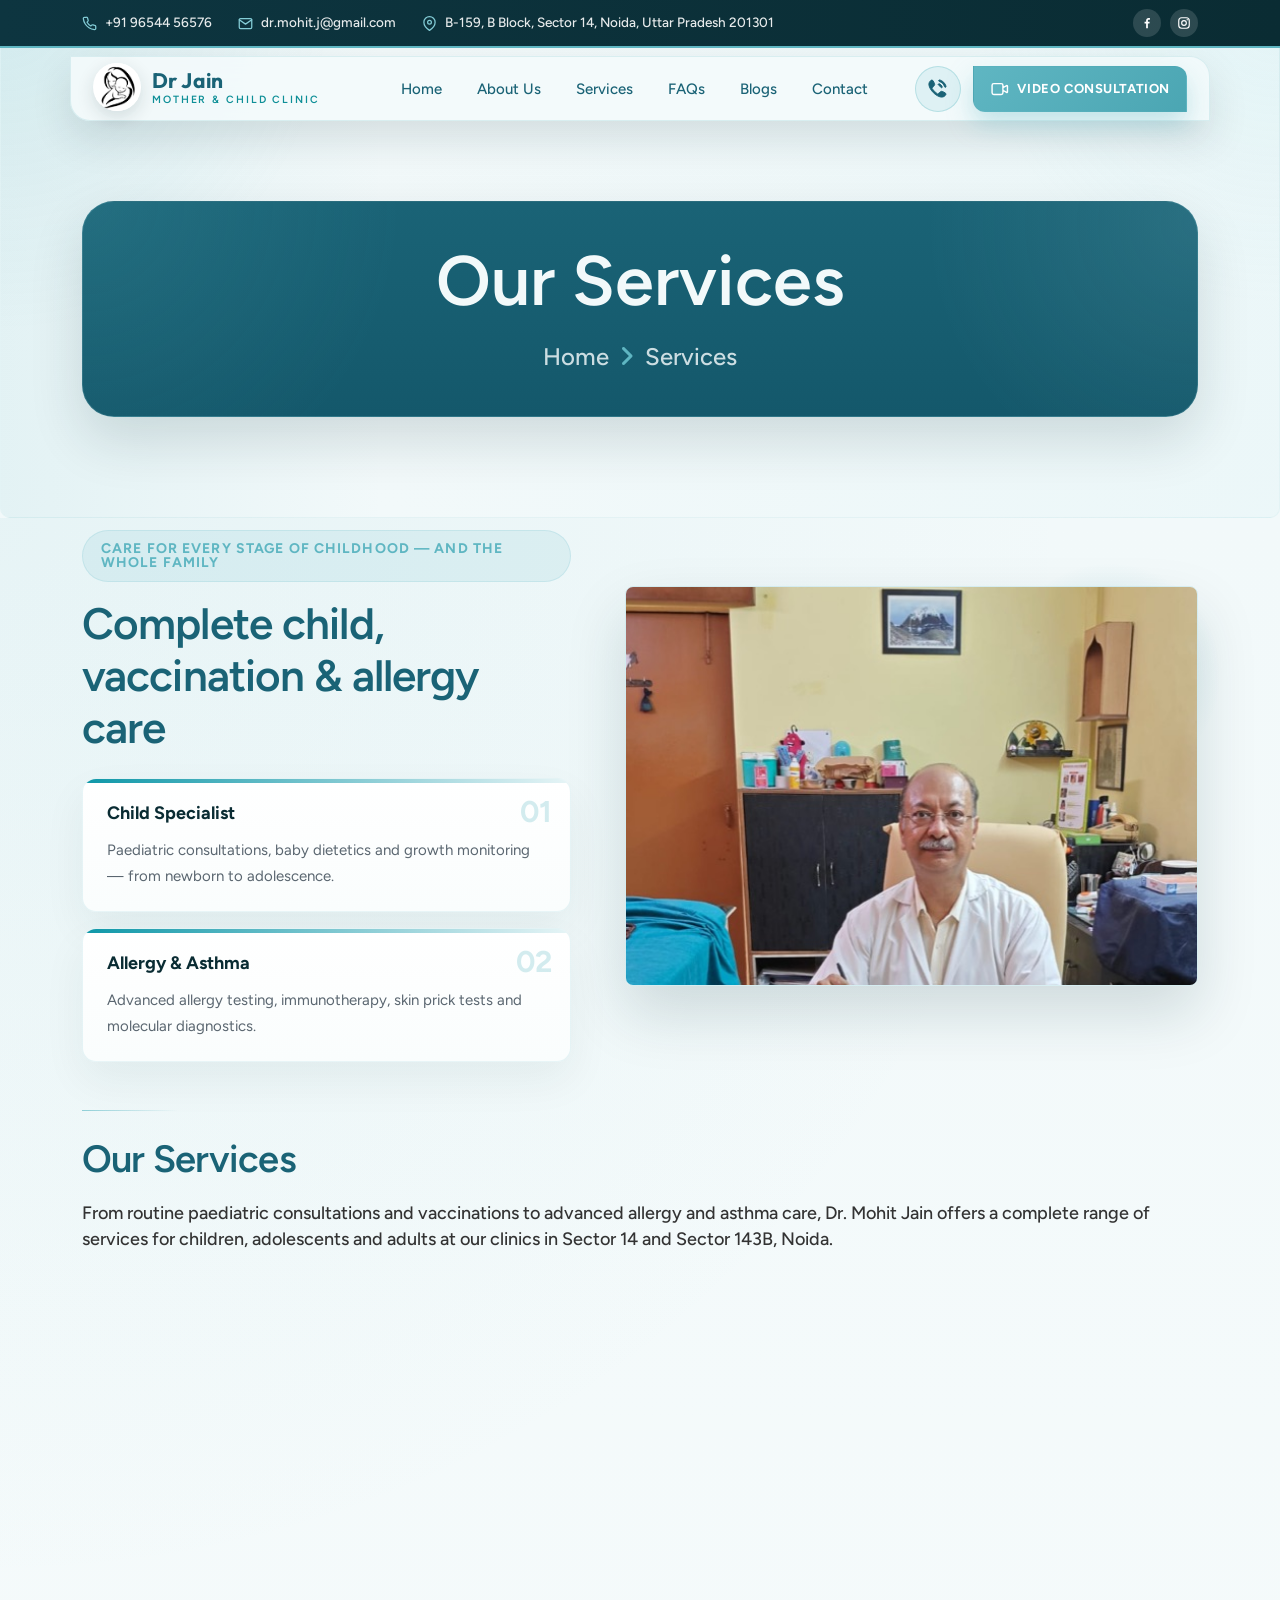
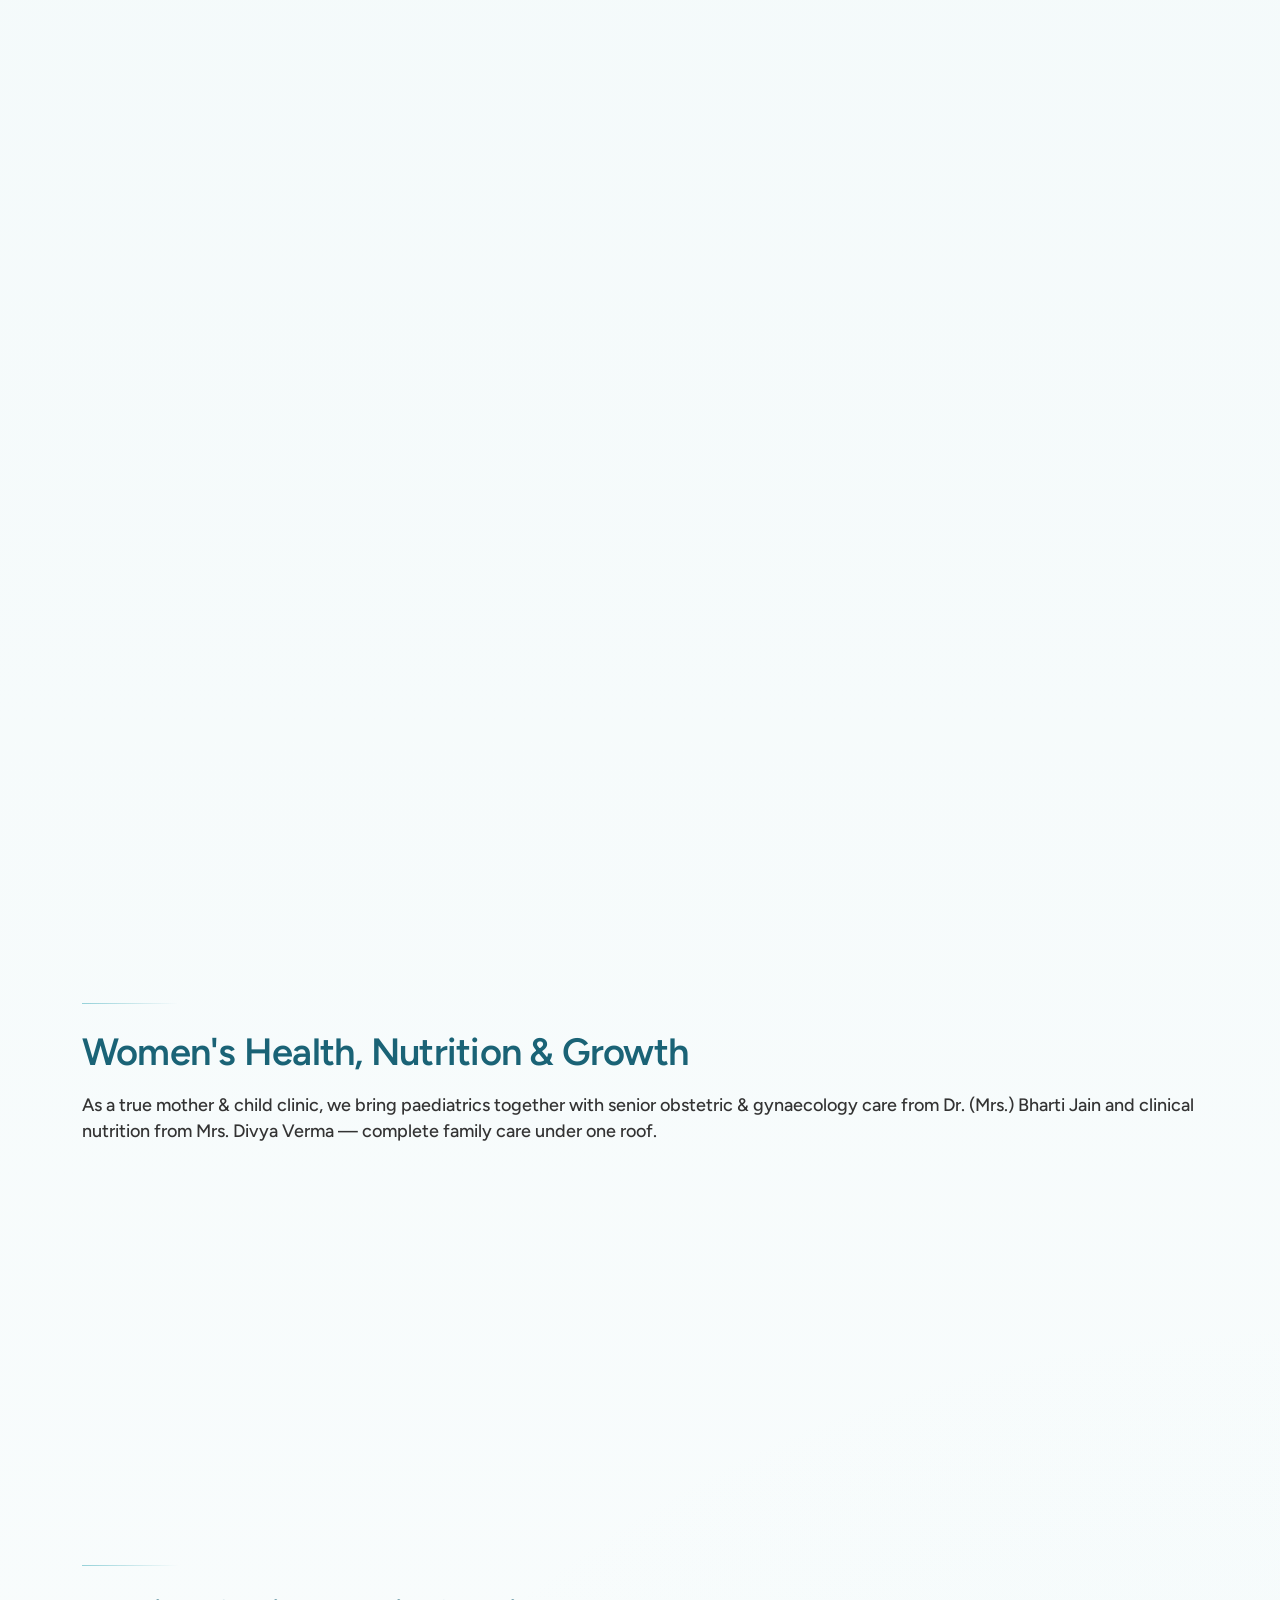
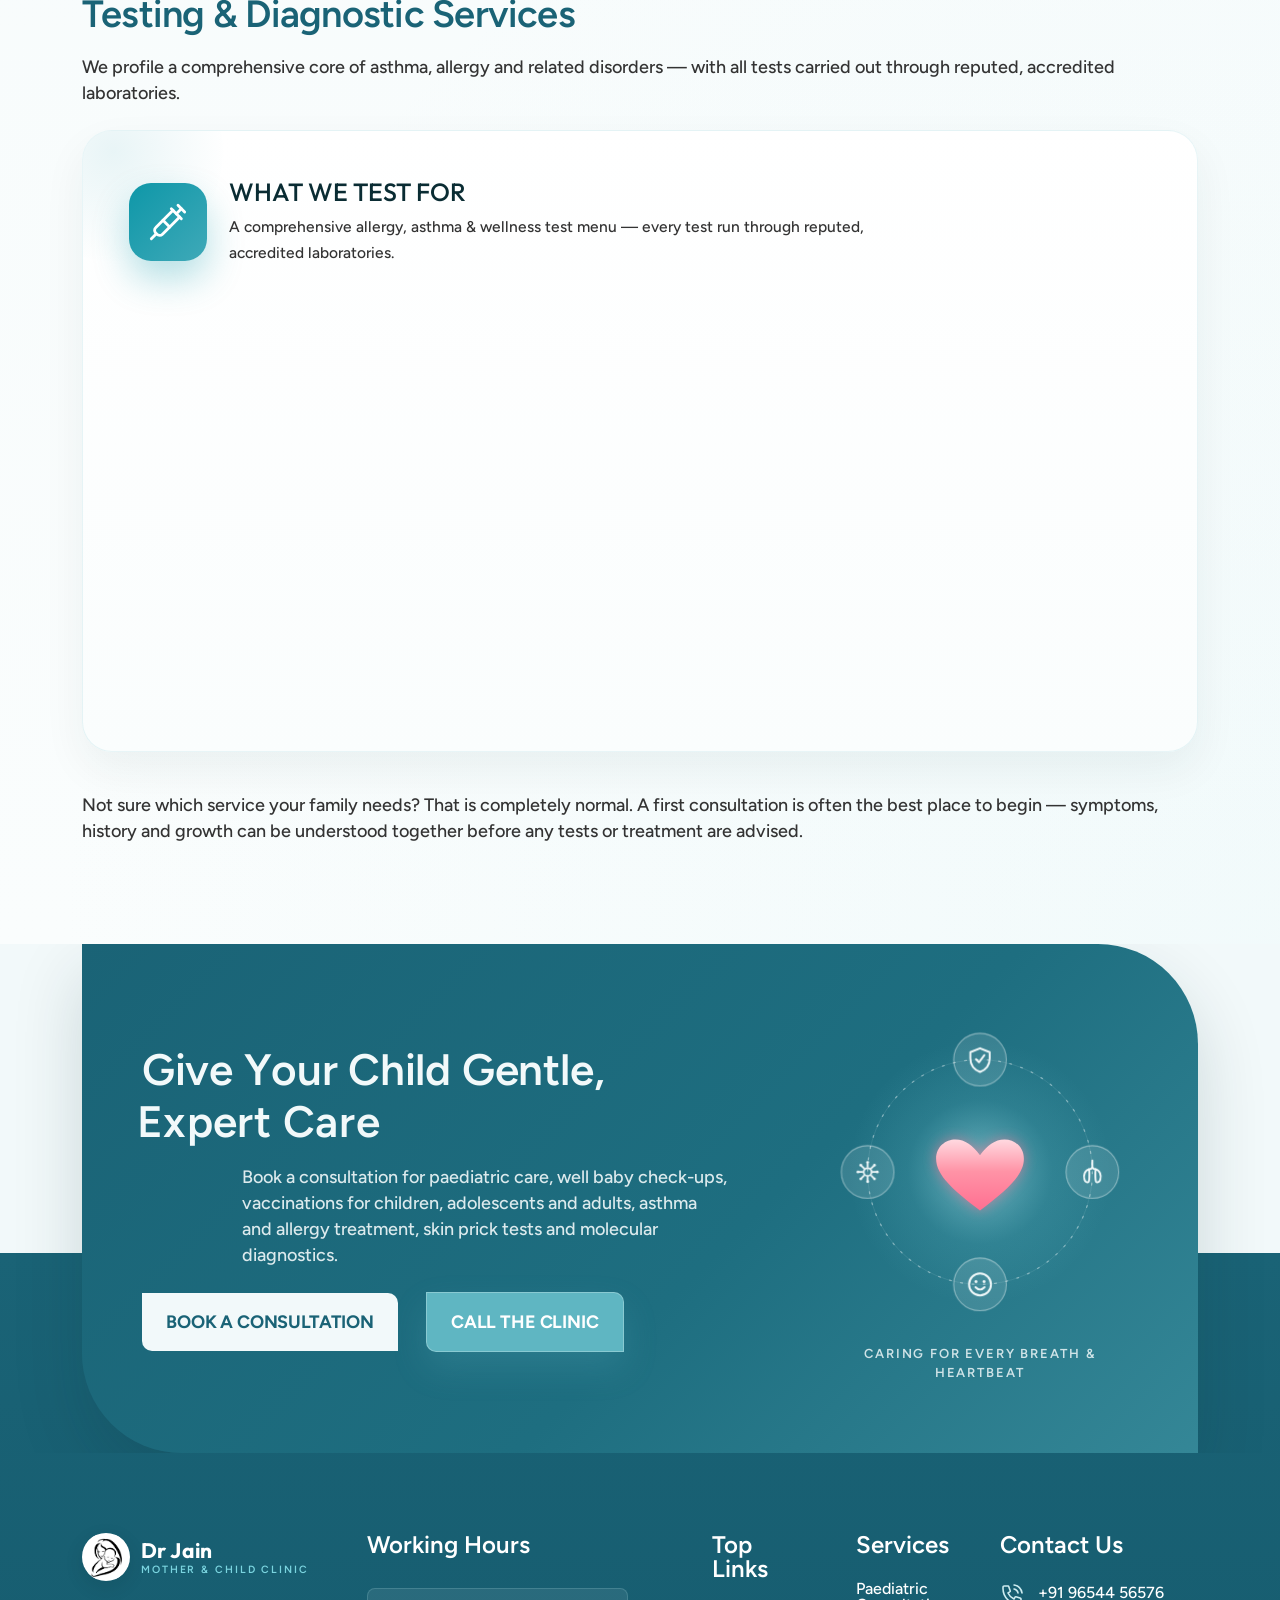
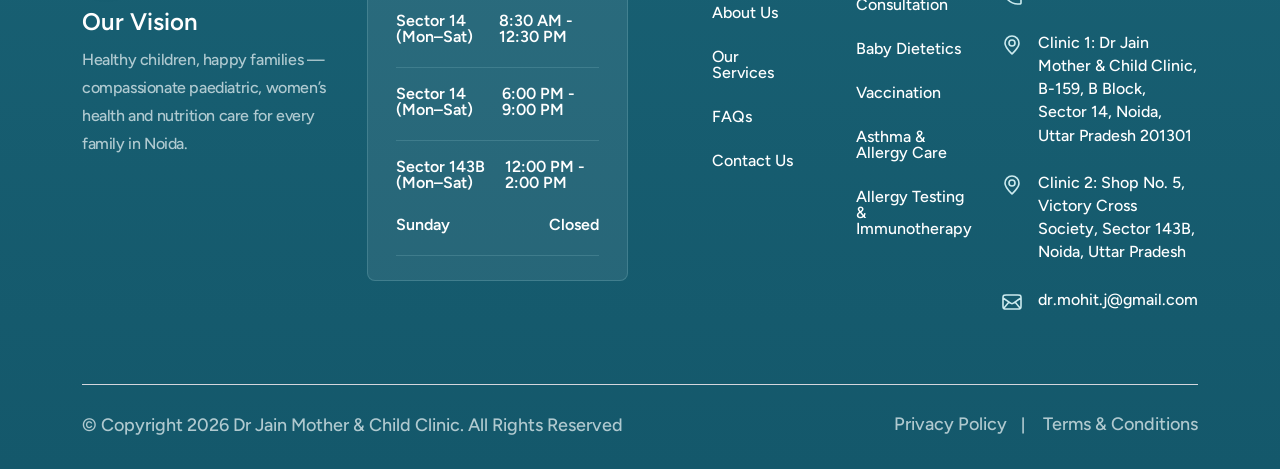
<file: services.html>
<!DOCTYPE html>
<html lang="en">
<head>
     <meta charset="UTF-8">
     <meta name="viewport" content="width=device-width, initial-scale=1.0">
     <title>Our Services | Dr Jain Mother &amp; Child Clinic — Paediatric, Vaccination &amp; Allergy Care, Noida</title>

     <!--=====FAB ICON=======-->
    <link rel="icon" href="assets/img/logo/logo.jpeg" type="image/jpeg">

    <!--===== CSS LINK =======-->
    <link rel="stylesheet" href="assets/css/plugins/bootstrap.min.css">
    <link rel="stylesheet" href="assets/css/plugins/aos.css">
    <link rel="stylesheet" href="assets/css/plugins/fontawesome.css">
    <link rel="stylesheet" href="assets/css/plugins/magnific-popup.css">
    <link rel="stylesheet" href="assets/css/plugins/owlcarousel.min.css">
    <link rel="stylesheet" href="assets/css/plugins/sidebar.css">
    <link rel="stylesheet" href="assets/css/plugins/slick-slider.css">
    <link rel="stylesheet" href="assets/css/plugins/nice-select.css">
    <link rel="stylesheet" href="assets/css/plugins/swiper-bundle.css">
    <link rel="stylesheet" href="assets/css/main.css">

    <!--=====  JS SCRIPT LINK =======-->
    <script src="assets/js/plugins/jquery-3-7-1.min.js"></script>
</head>
<body class="homepage1-body">

<!--===== PRELOADER STARTS =======-->
<div class="cs_preloader">
  <div class="cs_preloader_in" aria-label="Loading">
    <div class="cs_loader_logo_wrap">
      <span class="cs_loader_ring cs_loader_ring_one"></span>
      <span class="cs_loader_ring cs_loader_ring_two"></span>
      <div class="cs_loader_logo_box">
        <img src="assets/img/logo/logo.jpeg" alt="Dr Jain Mother & Child Clinic logo">
      </div>
    </div>
    <div class="cs_loader_signature" aria-hidden="true">
      <span class="cs_loader_signature_bar cs_loader_signature_bar_one"></span>
      <span class="cs_loader_signature_bar cs_loader_signature_bar_two"></span>
      <span class="cs_loader_signature_bar cs_loader_signature_bar_three"></span>
      <span class="cs_loader_signature_bar cs_loader_signature_bar_four"></span>
      <span class="cs_loader_signature_bar cs_loader_signature_bar_five"></span>
    </div>
    <div class="cs_loader_text">Loading<span></span></div>
  </div>
</div>
<!--===== PRELOADER ENDS =======-->

<!--===== PROGRESS STARTS=======-->
<div class="paginacontainer">
     <div class="progress-wrap">
       <svg class="progress-circle svg-content" width="100%" height="100%" viewBox="-1 -1 102 102">
         <path d="M50,1 a49,49 0 0,1 0,98 a49,49 0 0,1 0,-98"/>
       </svg>
     </div>
   </div>
 <!--===== PROGRESS ENDS=======-->

<!--=====HEADER START=======-->
<header class="homepage6-body">
  <div id="vl-header-sticky" class="vl-header-area vl-transparent-header">
      <div class="djmc-topbar">
        <div class="container">
          <div class="djmc-topbar-inner">
            <div class="djmc-topbar-left">
              <a href="tel:+919654456576" class="djmc-topbar-item"><svg viewBox="0 0 24 24" fill="none" stroke="currentColor" stroke-width="2" stroke-linecap="round" stroke-linejoin="round"><path d="M22 16.92v3a2 2 0 0 1-2.18 2 19.79 19.79 0 0 1-8.63-3.07 19.5 19.5 0 0 1-6-6 19.79 19.79 0 0 1-3.07-8.67A2 2 0 0 1 4.11 2h3a2 2 0 0 1 2 1.72 12.84 12.84 0 0 0 .7 2.81 2 2 0 0 1-.45 2.11L8.09 9.91a16 16 0 0 0 6 6l1.27-1.27a2 2 0 0 1 2.11-.45 12.84 12.84 0 0 0 2.81.7A2 2 0 0 1 22 16.92z"/></svg><span>+91 96544 56576</span></a>
              <a href="mailto:dr.mohit.j@gmail.com" class="djmc-topbar-item djmc-topbar-email"><svg viewBox="0 0 24 24" fill="none" stroke="currentColor" stroke-width="2" stroke-linecap="round" stroke-linejoin="round"><path d="M4 4h16a2 2 0 0 1 2 2v12a2 2 0 0 1-2 2H4a2 2 0 0 1-2-2V6a2 2 0 0 1 2-2z"/><polyline points="22,6 12,13 2,6"/></svg><span>dr.mohit.j@gmail.com</span></a>
              <a href="https://www.google.com/maps/search/?api=1&amp;query=Dr+Jain+Mother+%26+Child+Clinic+B-159+Sector+14+Noida" target="_blank" rel="noopener" class="djmc-topbar-item djmc-topbar-addr"><svg viewBox="0 0 24 24" fill="none" stroke="currentColor" stroke-width="2" stroke-linecap="round" stroke-linejoin="round"><path d="M21 10c0 7-9 13-9 13s-9-6-9-13a9 9 0 0 1 18 0z"/><circle cx="12" cy="10" r="3"/></svg><span>B-159, B Block, Sector 14, Noida, Uttar Pradesh 201301</span></a>
            </div>
            <div class="djmc-topbar-social">
              <a href="#" aria-label="Facebook" target="_blank" rel="noopener"><svg viewBox="0 0 24 24" fill="currentColor"><path d="M13.5 21v-8h2.7l.4-3.1h-3.1V7.9c0-.9.25-1.5 1.55-1.5H17V3.6c-.3 0-1.3-.1-2.45-.1-2.42 0-4.05 1.47-4.05 4.17V9.9H7.8V13h2.7v8h3z"/></svg></a>
              <a href="#" aria-label="Instagram" target="_blank" rel="noopener"><svg viewBox="0 0 24 24" fill="none" stroke="currentColor" stroke-width="2"><rect x="3" y="3" width="18" height="18" rx="5"/><circle cx="12" cy="12" r="4"/><circle cx="17.5" cy="6.5" r="1.2" fill="currentColor" stroke="none"/></svg></a>
            </div>
          </div>
        </div>
      </div>
      <div class="container">
          <div class="row align-items-center row-bg1">
              <div class="col-lg-2 col-md-6 col-6">
                  <div class="vl-logo">
                      <a href="index.html" class="djmc-brand"><span class="djmc-brand-mark"><img src="assets/img/logo/logo.jpeg" alt="Dr Jain Mother & Child Clinic"></span><span class="djmc-brand-text"><strong>Dr Jain</strong><small>Mother &amp; Child Clinic</small></span></a>
                  </div>
              </div>
              <div class="col-lg-7 d-none d-lg-block">
                  <div class="vl-main-menu text-center">
                      <nav class="vl-mobile-menu-active">
                          <ul>
                              <li class="has-dropdown">
                                  <a href="index.html">Home</a>
                              </li>
                              <li class="has-dropdown">
                                  <a href="about.html">About Us</a>
                              </li>
                              <li class="has-dropdown">
                                  <a href="services.html">Services</a>
                              </li>
                              <li class="has-dropdown">
                                  <a href="faq.html">FAQs</a>
                              </li>
                              <li class="has-dropdown">
                                  <a href="https://drmohitj.exlyapp.com/blog" target="_blank" rel="noopener">Blogs</a>
                              </li>
                              <li class="has-dropdown">
                                  <a href="contact.html">Contact</a>
                              </li>
                          </ul>
                      </nav>
                  </div>
              </div>
              <div class="col-lg-3 col-md-6 col-6">
                <div class="vl-hero-btn d-none d-lg-block text-end">
                  <div class="btn-area1">
                <a href="https://drmohitj.exlyapp.com/checkout/05e79e08-b14f-41e8-acdb-88accc508b72" target="_blank" rel="noopener" class="vl-btn-video" aria-label="Book a Video Consultation" title="Book a Video Consultation"><svg xmlns="http://www.w3.org/2000/svg" width="20" height="20" viewBox="0 0 24 24" fill="none"><path d="M15.5 10.5l4.4-2.55c.46-.27 1.05.06 1.05.6v6.9c0 .54-.59.87-1.05.6L15.5 13.5m-11 5h9a2 2 0 0 0 2-2v-9a2 2 0 0 0-2-2h-9a2 2 0 0 0-2 2v9a2 2 0 0 0 2 2Z" stroke="currentColor" stroke-width="1.7" stroke-linecap="round" stroke-linejoin="round"/></svg><span class="vl-btn-video-txt">Video Consultation</span></a>
                    <a href="tel:+919654456576" class="vl-btn7 vl-btn-call" aria-label="Call +91 96544 56576" title="+91 96544 56576"><svg xmlns="http://www.w3.org/2000/svg" width="20" height="20" viewBox="0 0 20 20" fill="none">
                      <g clip-path="url(#clip0_5832_90599)">
                        <path d="M4.32688 1.17695C4.79912 1.27456 5.1752 1.59185 5.40887 2.01104L6.15321 3.34641C6.42738 3.83825 6.65811 4.25215 6.80878 4.61195C6.96862 4.99364 7.06355 5.37002 7.02016 5.78615C6.97676 6.20229 6.80622 6.55099 6.57107 6.89148C6.3494 7.21245 6.03823 7.56985 5.66848 7.99454L4.57431 9.25135C4.37824 9.4766 4.2802 9.58919 4.27124 9.72994C4.26228 9.87069 4.34263 9.99094 4.50333 10.2314C5.87299 12.2806 7.71894 14.1272 9.76983 15.498C10.0103 15.6587 10.1305 15.739 10.2712 15.7301C10.412 15.7211 10.5247 15.6231 10.7498 15.427L12.0067 14.3328C12.4314 13.963 12.7888 13.6519 13.1098 13.4302C13.4502 13.195 13.799 13.0245 14.2151 12.9811C14.6312 12.9377 15.0077 13.0327 15.3893 13.1925C15.7491 13.3432 16.163 13.5739 16.6547 13.848L17.9902 14.5924C18.4094 14.8261 18.7267 15.2022 18.8243 15.6744C18.9229 16.1515 18.7775 16.6312 18.4562 17.0254C17.2904 18.4557 15.4227 19.3664 13.4633 18.9711C12.259 18.7282 11.0707 18.3234 9.63342 17.4992C6.74558 15.843 4.15636 13.2524 2.50212 10.3679C1.67786 8.9306 1.2731 7.74232 1.03015 6.53794C0.634898 4.57858 1.54559 2.71085 2.9759 1.5451C3.37009 1.22381 3.84971 1.07834 4.32688 1.17695Z" fill="white"/>
                        <path fill-rule="evenodd" clip-rule="evenodd" d="M11.3045 1.54C11.432 1.0978 11.894 0.842779 12.3362 0.970388C15.559 1.90041 18.0973 4.43862 19.0275 7.66132C19.155 8.1035 18.9 8.56545 18.4579 8.69304C18.0157 8.8207 17.5537 8.5657 17.4261 8.1235C16.6548 5.45101 14.5466 3.34295 11.874 2.57171C11.4319 2.4441 11.1769 1.98219 11.3045 1.54ZM10.793 5.47187C10.973 5.04825 11.4622 4.85066 11.8859 5.03055C13.2706 5.6186 14.3793 6.72725 14.9673 8.11199C15.1472 8.53562 14.9496 9.02487 14.526 9.20479C14.1024 9.38462 13.6131 9.18704 13.4332 8.76345C13.014 7.77614 12.2217 6.9839 11.2344 6.56463C10.8108 6.38474 10.6132 5.8955 10.793 5.47187Z" fill="white"/>
                      </g>
                      <defs>
                        <clipPath id="clip0_5832_90599">
                          <rect width="20" height="20" fill="white"/>
                        </clipPath>
                      </defs>
                    </svg>+91 96544 56576</a>
                </div>  
                </div>
                <div class="vl-header-action-item d-block d-lg-none">
                  <button type="button" class="vl-offcanvas-toggle">
                    <i class="fa-solid fa-bars-staggered"></i>
                  </button>
               </div>
              </div>
          </div>
      </div>
  </div>
</header>

<div class="header-search-form-wrapper">
    <div class="tx-search-close tx-close"><i class="fa-solid fa-xmark"></i></div>
    <div class="header-search-container">
        <form role="search" class="search-form">
        <input type="search"  class="search-field" placeholder="Search..." value="" name="s">
        <button type="submit" class="search-submit"><svg xmlns="http://www.w3.org/2000/svg" width="19" height="18" viewBox="0 0 19 18" fill="none">
            <path d="M14.3865 12.4626L17.5986 15.6746L16.5379 16.7353L13.3259 13.5233C12.171 14.4473 10.7063 15 9.11328 15C5.38728 15 2.36328 11.976 2.36328 8.25C2.36328 4.524 5.38728 1.5 9.11328 1.5C12.8393 1.5 15.8633 4.524 15.8633 8.25C15.8633 9.843 15.3105 11.3077 14.3865 12.4626ZM12.8818 11.9061C13.7989 10.9609 14.3633 9.6717 14.3633 8.25C14.3633 5.34938 12.0139 3 9.11328 3C6.21266 3 3.86328 5.34938 3.86328 8.25C3.86328 11.1506 6.21266 13.5 9.11328 13.5C10.535 13.5 11.8242 12.9356 12.7694 12.0185L12.8818 11.9061Z" fill="#06030E"/>
          </svg></button>
        </form>
    </div>
</div>
<div class="body-overlay"></div>
 <!--=====HEADER END =======-->

<!--===== MOBILE HEADER STARTS =======-->
<div class="homepage6-body">
  <div class="vl-offcanvas">
    <div class="vl-offcanvas-wrapper">
        <div class="vl-offcanvas-header d-flex justify-content-between align-items-center mb-90">
            <div class="vl-offcanvas-logo">
                <a href="index.html" class="djmc-brand"><span class="djmc-brand-mark"><img src="assets/img/logo/logo.jpeg" alt="Dr Jain Mother & Child Clinic"></span><span class="djmc-brand-text"><strong>Dr Jain</strong><small>Mother &amp; Child Clinic</small></span></a>
            </div>
            <div class="vl-offcanvas-close">
               <button class="vl-offcanvas-close-toggle"><i class="fa-solid fa-xmark"></i></button>
            </div>
        </div>

        <div class="vl-offcanvas-menu d-lg-none mb-40">
            <nav></nav>
        </div>

        <div class="space20"></div>
        <div class="vl-offcanvas-info">
            <h3 class="vl-offcanvas-sm-title">Contact Us</h3>
            <div class="space20"></div>
            <span><a href="contact.html"><i class="fa-regular fa-envelope"></i> Appointments via online booking</a></span>
            <span><a href="tel:+919654456576"><i class="fa-solid fa-phone"></i> +91 96544 56576</a></span>
            <span><a href="#"><i class="fa-solid fa-location-dot"></i> Dr Jain Mother & Child Clinic, B-159, B Block, Sector 14, Noida, Uttar Pradesh 201301</a></span>
        </div>
        <div class="jyoti-community-card">
            <h3>Book an Appointment</h3>
            <p>Caring paediatric, vaccination and allergy treatment for your family.</p>
            <a href="https://drmohitj.exlyapp.com/checkout/05e79e08-b14f-41e8-acdb-88accc508b72" target="_blank" rel="noopener" class="jyoti-community-btn">Schedule a Visit</a>
        </div>
    </div>
</div>
<div class="vl-offcanvas-overlay"></div>
</div>
<!--===== MOBILE HEADER STARTS =======-->

<!--===== HERO AREA STARTS =======-->
<div class="inner-header-section-area" style="background-image: url(assets/img/all-images/bg/bg5.png); background-position: center; background-repeat: no-repeat; background-size: cover;">
  <div class="container">
    <div class="row align-items-center">
      <div class="col-lg-12">
        <div class="hero-header">
          <h1 class="text-anime-style-1">Our Services</h1>
          <div class="space28"></div>
          <a href="index.html" class="bradecrumb">Home <i class="fa-solid fa-angle-right"></i> Services</a>
        </div>
      </div>
    </div>
  </div>
</div>
<!--===== HERO AREA ENDS =======-->

<div class="service-all-details-area sp1 jyoti-services-page">
  <div class="container">
    <div class="row justify-content-center">
      <div class="col-lg-12">
        <div class="service-main-content-details heading1 jyoti-services-content">
          <div class="jyoti-services-intro-showcase">
            <div class="jyoti-services-intro-copy">
              <span class="jyoti-services-kicker">Care for every stage of childhood — and the whole family</span>
              <div class="space16"></div>
              <h2 class="jyoti-services-main-title">Complete child, vaccination &amp; allergy care</h2>
              <div class="space24"></div>
              <div class="jyoti-services-intro-grid">
                <div class="jyoti-services-intro-card">
                  <strong>Child Specialist</strong>
                  <span>Paediatric consultations, baby dietetics and growth monitoring — from newborn to adolescence.</span>
                </div>
                <div class="jyoti-services-intro-card">
                  <strong>Allergy &amp; Asthma</strong>
                  <span>Advanced allergy testing, immunotherapy, skin prick tests and molecular diagnostics.</span>
                </div>
              </div>
            </div>
            <div class="jyoti-services-intro-visual">
              <div class="img1 jyoti-services-hero-media"><img src="assets/img/all-images/dr-jain/team/dr-mohit-jain.jpg" alt="Dr. Mohit Jain — Child &amp; Allergy Specialist, Noida"></div>
            </div>
          </div>

          <div class="space48"></div>
          <h2 class="jyoti-services-section-title">Our Services</h2>
          <div class="space18"></div>
          <p class="jyoti-services-section-copy">From routine paediatric consultations and vaccinations to advanced allergy and asthma care, Dr. Mohit Jain offers a complete range of services for children, adolescents and adults at our clinics in Sector 14 and Sector 143B, Noida.</p>
          <div class="space32"></div>

          <div class="djmc-svc-grid">
            <div class="djmc-svc-card" data-aos="fade-up" data-aos-duration="700">
              <div class="djmc-svc-media">
                <span class="djmc-svc-num">01</span>
                <img src="assets/img/all-images/dr-jain/services/01-paediatric-consultation.jpg" alt="Paediatric Consultation at Dr Jain Mother &amp; Child Clinic, Noida">
              </div>
              <div class="djmc-svc-body">
                <h4>Paediatric Consultation</h4>
                <p>Thorough assessment, diagnosis and treatment for childhood illnesses, fevers, infections and growth concerns — delivered with calm, child-friendly care.</p>
              </div>
            </div>
            <div class="djmc-svc-card" data-aos="fade-up" data-aos-duration="800">
              <div class="djmc-svc-media">
                <span class="djmc-svc-num">02</span>
                <img src="assets/img/all-images/dr-jain/services/02-baby-dietetics.jpg" alt="Baby dietetics and infant nutrition at Dr Jain Mother &amp; Child Clinic, Noida">
              </div>
              <div class="djmc-svc-body">
                <h4>Baby Dietetics</h4>
                <p>Specialised infant and baby nutrition — feeding guidance, weaning support and personalised diet plans to keep your little one growing healthily.</p>
              </div>
            </div>
            <div class="djmc-svc-card" data-aos="fade-up" data-aos-duration="900">
              <div class="djmc-svc-media">
                <span class="djmc-svc-num">03</span>
                <img src="assets/img/all-images/dr-jain/services/03-child-vaccination.jpg" alt="Vaccination for Children at Dr Jain Mother &amp; Child Clinic, Noida">
              </div>
              <div class="djmc-svc-body">
                <h4>Vaccination for Children</h4>
                <p>Best-quality vaccines for children, following the recommended immunisation schedule to protect against preventable childhood diseases.</p>
              </div>
            </div>
            <div class="djmc-svc-card" data-aos="fade-up" data-aos-duration="700">
              <div class="djmc-svc-media">
                <span class="djmc-svc-num">04</span>
                <img src="assets/img/all-images/dr-jain/services/04-adolescent-vaccination.jpg" alt="Adolescent Vaccination at Dr Jain Mother &amp; Child Clinic, Noida">
              </div>
              <div class="djmc-svc-body">
                <h4>Adolescent Vaccination</h4>
                <p>Age-appropriate vaccines for teenagers, including catch-up doses, to maintain protection right through the adolescent years.</p>
              </div>
            </div>
            <div class="djmc-svc-card" data-aos="fade-up" data-aos-duration="800">
              <div class="djmc-svc-media">
                <span class="djmc-svc-num">05</span>
                <img src="assets/img/all-images/dr-jain/services/05-elderly-vaccination.jpg" alt="Elderly Vaccination at Dr Jain Mother &amp; Child Clinic, Noida">
              </div>
              <div class="djmc-svc-body">
                <h4>Elderly Vaccination</h4>
                <p>Recommended adult and elderly vaccinations — including influenza and pneumonia — to safeguard health and immunity in later years.</p>
              </div>
            </div>
            <div class="djmc-svc-card" data-aos="fade-up" data-aos-duration="900">
              <div class="djmc-svc-media">
                <span class="djmc-svc-num">06</span>
                <img src="assets/img/all-images/dr-jain/services/06-asthma-treatment.jpg" alt="Asthma Diagnosis and Treatment at Dr Jain Mother &amp; Child Clinic, Noida">
              </div>
              <div class="djmc-svc-body">
                <h4>Asthma Diagnosis &amp; Treatment</h4>
                <p>Accurate diagnosis and ongoing management of childhood and adult asthma, including nebulisation and correct inhaler technique.</p>
              </div>
            </div>
            <div class="djmc-svc-card" data-aos="fade-up" data-aos-duration="700">
              <div class="djmc-svc-media">
                <span class="djmc-svc-num">07</span>
                <img src="assets/img/all-images/dr-jain/services/08-skin-prick-test-real.jpg" alt="Allergy Testing via Skin Prick Test and Immunotherapy at Dr Jain Mother &amp; Child Clinic, Noida">
              </div>
              <div class="djmc-svc-body">
                <h4>Allergy Testing &amp; Immunotherapy</h4>
                <p>Quick, safe skin prick testing to precisely pinpoint the specific allergens affecting your child or family — then treating them at the root with allergen immunotherapy for safe, lasting relief.</p>
              </div>
            </div>
            <div class="djmc-svc-card" data-aos="fade-up" data-aos-duration="800">
              <div class="djmc-svc-media">
                <span class="djmc-svc-num">08</span>
                <img src="assets/img/all-images/dr-jain/services/09-molecular-diagnostics.jpg" alt="Component Molecular Diagnostics at Dr Jain Mother &amp; Child Clinic, Noida">
              </div>
              <div class="djmc-svc-body">
                <h4>Component Molecular Diagnostics</h4>
                <p>Advanced component-resolved molecular diagnostics for asthma and allergic rhinitis, enabling precise, targeted treatment.</p>
              </div>
            </div>
          </div>

          <div class="space48"></div>
          <h2 class="jyoti-services-section-title">Women's Health, Nutrition &amp; Growth</h2>
          <div class="space18"></div>
          <p class="jyoti-services-section-copy">As a true mother &amp; child clinic, we bring paediatrics together with senior obstetric &amp; gynaecology care from Dr. (Mrs.) Bharti Jain and clinical nutrition from Mrs. Divya Verma — complete family care under one roof.</p>
          <div class="space24"></div>
          <div class="jyoti-services-list-grid">
            <div class="jyoti-services-list-card" data-aos="fade-up" data-aos-duration="700">
              <h5>Obstetrics &amp; Gynaecology</h5>
              <p class="djmc-list-by">Dr. (Mrs.) Bharti Jain · MS Obs &amp; Gynae, MBBS</p>
              <ul>
                <li>Antenatal &amp; pregnancy consultations</li>
                <li>Infertility treatment</li>
                <li>Gynaecological disorders</li>
                <li>Wellness counselling</li>
              </ul>
            </div>
            <div class="jyoti-services-list-card" data-aos="fade-up" data-aos-duration="850">
              <h5>Diet &amp; Nutrition</h5>
              <p class="djmc-list-by">Mrs. Divya Verma · Dietician &amp; Nutrition Specialist</p>
              <ul>
                <li>Weight loss counselling</li>
                <li>Weight &amp; wellness counselling</li>
                <li>Personalised diet &amp; nutrition plans</li>
              </ul>
            </div>
            <div class="jyoti-services-list-card" data-aos="fade-up" data-aos-duration="1000">
              <h5>Child Growth &amp; Wellness</h5>
              <p class="djmc-list-by">Dr. Mohit Jain · Child Specialist</p>
              <ul>
                <li>Child health consultations</li>
                <li>Treatment of various fevers</li>
                <li>Growth &amp; wellness clinic</li>
                <li>Counselling of child behaviour</li>
              </ul>
            </div>
          </div>

          <div class="space48"></div>
          <h2 class="jyoti-services-section-title">Testing &amp; Diagnostic Services</h2>
          <div class="space18"></div>
          <p class="jyoti-services-section-copy">We profile a comprehensive core of asthma, allergy and related disorders — with all tests carried out through reputed, accredited laboratories.</p>
          <div class="space24"></div>
          <div class="jyoti-services-panel djmc-test-panel">
            <div class="djmc-test-head">
              <span class="djmc-test-head-icon" aria-hidden="true">
                <svg viewBox="0 0 24 24" fill="none" stroke="currentColor" stroke-width="1.7" stroke-linecap="round" stroke-linejoin="round">
                  <path d="m18 2 4 4"/><path d="m17 7 3-3"/>
                  <path d="M19 9 8.7 19.3c-1 1-2.5 1-3.4 0l-.6-.6c-1-1-1-2.5 0-3.4L15 5"/>
                  <path d="m9 11 4 4"/><path d="m5 19-3 3"/><path d="m14 4 6 6"/>
                </svg>
              </span>
              <div class="djmc-test-head-txt">
                <h5>What we test for</h5>
                <p>A comprehensive allergy, asthma &amp; wellness test menu — every test run through reputed, accredited laboratories.</p>
              </div>
            </div>

            <div class="djmc-test-grid">
              <div class="djmc-test-tile" data-aos="fade-up" data-aos-duration="600">
                <span class="djmc-test-tile-icon" aria-hidden="true">
                  <svg viewBox="0 0 24 24" fill="none" stroke="currentColor" stroke-width="1.7" stroke-linecap="round" stroke-linejoin="round"><path d="M14.5 2v17.5c0 1.4-1.1 2.5-2.5 2.5s-2.5-1.1-2.5-2.5V2"/><path d="M8.5 2h7"/><path d="M9.5 15h5"/></svg>
                </span>
                <h6>All blood tests through reputed labs</h6>
              </div>
              <div class="djmc-test-tile" data-aos="fade-up" data-aos-duration="700">
                <span class="djmc-test-tile-icon" aria-hidden="true">
                  <svg viewBox="0 0 24 24" fill="none" stroke="currentColor" stroke-width="1.7" stroke-linecap="round" stroke-linejoin="round"><polyline points="22 7 13.5 15.5 8.5 10.5 2 17"/><polyline points="16 7 22 7 22 13"/></svg>
                </span>
                <h6>Complete growth monitoring tests</h6>
              </div>
              <div class="djmc-test-tile" data-aos="fade-up" data-aos-duration="800">
                <span class="djmc-test-tile-icon" aria-hidden="true">
                  <svg viewBox="0 0 24 24" fill="none" stroke="currentColor" stroke-width="1.7" stroke-linecap="round" stroke-linejoin="round"><path d="m18 2 4 4"/><path d="m17 7 3-3"/><path d="M19 9 8.7 19.3c-1 1-2.5 1-3.4 0l-.6-.6c-1-1-1-2.5 0-3.4L15 5"/><path d="m9 11 4 4"/><path d="m5 19-3 3"/><path d="m14 4 6 6"/></svg>
                </span>
                <h6>Skin prick test for determining allergy</h6>
              </div>
              <div class="djmc-test-tile" data-aos="fade-up" data-aos-duration="600">
                <span class="djmc-test-tile-icon" aria-hidden="true">
                  <svg viewBox="0 0 24 24" fill="none" stroke="currentColor" stroke-width="1.7" stroke-linecap="round" stroke-linejoin="round"><path d="M12 2.69l5.66 5.66a8 8 0 1 1-11.31 0z"/></svg>
                </span>
                <h6>Special allergy blood tests</h6>
              </div>
              <div class="djmc-test-tile" data-aos="fade-up" data-aos-duration="700">
                <span class="djmc-test-tile-icon" aria-hidden="true">
                  <svg viewBox="0 0 24 24" fill="none" stroke="currentColor" stroke-width="1.7" stroke-linecap="round" stroke-linejoin="round"><circle cx="12" cy="5" r="2.3"/><circle cx="6" cy="16" r="2.3"/><circle cx="18" cy="16" r="2.3"/><path d="M12 7.3 7.4 13.9M12 7.3l4.6 6.6M8.2 16h7.6"/></svg>
                </span>
                <h6>CRD (Component Resolved Diagnostics) allergy test</h6>
              </div>
              <div class="djmc-test-tile djmc-test-tile--latest" data-aos="fade-up" data-aos-duration="800">
                <span class="djmc-test-tile-icon" aria-hidden="true">
                  <svg viewBox="0 0 24 24" fill="none" stroke="currentColor" stroke-width="1.7" stroke-linecap="round" stroke-linejoin="round"><path d="M7 4c0 4 10 4 10 8s-10 4-10 8"/><path d="M17 4c0 4-10 4-10 8s10 4 10 8"/><path d="M8.5 7h7M8.5 17h7" stroke-width="1.3"/><path d="M9.6 10.5h4.8M9.6 13.5h4.8" stroke-width="1.3"/></svg>
                </span>
                <h6>DNA profiling for prediction of diseases <span class="djmc-badge-latest">Latest</span></h6>
              </div>
              <div class="djmc-test-tile djmc-test-tile--latest djmc-test-tile--wide" data-aos="fade-up" data-aos-duration="900">
                <span class="djmc-test-tile-icon" aria-hidden="true">
                  <svg viewBox="0 0 24 24" fill="none" stroke="currentColor" stroke-width="1.7" stroke-linecap="round" stroke-linejoin="round"><path d="M12 22s8-4 8-10V5l-8-3-8 3v7c0 6 8 10 8 10z"/><path d="m9 12 2 2 4-4"/></svg>
                </span>
                <h6>DNA profiling for oncology risk prediction <span class="djmc-badge-latest">Latest</span></h6>
              </div>
            </div>
          </div>

          <div class="space40"></div>
          <p class="jyoti-services-closing">Not sure which service your family needs? That is completely normal. A first consultation is often the best place to begin — symptoms, history and growth can be understood together before any tests or treatment are advised.</p>
        </div>
      </div>
    </div>
  </div>
</div>

<!--===== CTA AREA STARTS =======-->
<div class="cta6-section-area">
  <div class="container">
    <div class="row">
      <div class="col-lg-12">
        <div class="cta7-bg-area">
          <div class="row align-items-center">
            <div class="col-lg-6">
              <div class="cta-content-area heading1">
                <h2 class="text-anime-style-3">Give Your Child Gentle, Expert Care</h2>
                <div class="space16"></div>
                <p data-aos="fade-left" data-aos-duration="900">Book a consultation for paediatric care, well baby check-ups, vaccinations for children, adolescents and adults, asthma and allergy treatment, skin prick tests and molecular diagnostics.</p>
                <div class="space24"></div>
                <div class="btn-area1">
                  <a href="https://drmohitj.exlyapp.com/checkout/05e79e08-b14f-41e8-acdb-88accc508b72" target="_blank" rel="noopener" class="vl-btn7 btn1">Book a Consultation</a>
                  <a href="tel:+919654456576" class="vl-btn7 btn2">Call the Clinic</a>
                </div>
              </div>
            </div>
            <div class="col-lg-2"></div>
            <div class="col-lg-4">
              <div class="djmc-care-visual" aria-hidden="true">
                <div class="djmc-cv-stage">
                  <svg viewBox="0 0 360 360" class="djmc-cv-svg" xmlns="http://www.w3.org/2000/svg" role="img" aria-label="Animated illustration of paediatric, vaccination, asthma and allergy care">
                    <defs>
                      <radialGradient id="djmcGlow" cx="50%" cy="50%" r="50%">
                        <stop offset="0%" stop-color="#c6f0f5" stop-opacity="0.55"/>
                        <stop offset="55%" stop-color="#7ad4df" stop-opacity="0.12"/>
                        <stop offset="100%" stop-color="#7ad4df" stop-opacity="0"/>
                      </radialGradient>
                      <linearGradient id="djmcHeart" x1="0" y1="0" x2="0" y2="1">
                        <stop offset="0%" stop-color="#ffd9e0"/>
                        <stop offset="45%" stop-color="#ff93a6"/>
                        <stop offset="100%" stop-color="#ff6f91"/>
                      </linearGradient>
                      <filter id="djmcBlur" x="-60%" y="-60%" width="220%" height="220%">
                        <feGaussianBlur stdDeviation="7"/>
                      </filter>
                    </defs>

                    <circle class="djmc-cv-glow" cx="180" cy="180" r="150" fill="url(#djmcGlow)"/>

                    <circle class="djmc-cv-ring" cx="180" cy="180" r="76" style="animation-delay:0s"/>
                    <circle class="djmc-cv-ring" cx="180" cy="180" r="76" style="animation-delay:1.4s"/>
                    <circle class="djmc-cv-ring" cx="180" cy="180" r="76" style="animation-delay:2.8s"/>

                    <circle cx="180" cy="180" r="128" fill="none" stroke="rgba(244,250,251,0.1)" stroke-width="1"/>
                    <circle class="djmc-cv-orbit" cx="180" cy="180" r="128" fill="none" stroke="rgba(244,250,251,0.4)" stroke-width="1.5" stroke-dasharray="2 11" stroke-linecap="round"/>

                    <g class="djmc-cv-chip" style="animation-delay:0s">
                      <circle cx="180" cy="52" r="30" fill="rgba(244,250,251,0.12)" stroke="rgba(244,250,251,0.45)" stroke-width="1.2"/>
                      <g transform="translate(180,52)" fill="none" stroke="#f2f9fa" stroke-width="2.2" stroke-linecap="round" stroke-linejoin="round">
                        <path d="M0 -13 L11 -8.5 V-1.5 C11 6.5 6.2 11.5 0 14 C-6.2 11.5 -11 6.5 -11 -1.5 V-8.5 Z"/>
                        <path d="M-4.6 -0.5 L-1.2 3 L5 -5.2"/>
                      </g>
                    </g>

                    <g class="djmc-cv-chip" style="animation-delay:0.8s">
                      <circle cx="308" cy="180" r="30" fill="rgba(244,250,251,0.12)" stroke="rgba(244,250,251,0.45)" stroke-width="1.2"/>
                      <g transform="translate(308,180)" fill="none" stroke="#f2f9fa" stroke-width="2.2" stroke-linecap="round" stroke-linejoin="round">
                        <path d="M0 -13 V-5"/>
                        <path d="M0 -5 C -1.2 -3.2 -2.8 -3 -4 -3"/>
                        <path d="M0 -5 C 1.2 -3.2 2.8 -3 4 -3"/>
                        <path d="M-4 -3 C -8.5 -2 -10.5 3.5 -9 8.5 C -8.2 11.4 -5.6 12.6 -4.2 11 C -3.4 10 -3.4 6 -3.4 2 C -3.4 -0.6 -3.5 -2.6 -4 -3 Z"/>
                        <path d="M4 -3 C 8.5 -2 10.5 3.5 9 8.5 C 8.2 11.4 5.6 12.6 4.2 11 C 3.4 10 3.4 6 3.4 2 C 3.4 -0.6 3.5 -2.6 4 -3 Z"/>
                      </g>
                    </g>

                    <g class="djmc-cv-chip" style="animation-delay:1.6s">
                      <circle cx="180" cy="308" r="30" fill="rgba(244,250,251,0.12)" stroke="rgba(244,250,251,0.45)" stroke-width="1.2"/>
                      <g transform="translate(180,308)" fill="none" stroke="#f2f9fa" stroke-width="2.2" stroke-linecap="round" stroke-linejoin="round">
                        <circle cx="0" cy="0" r="12.5"/>
                        <circle cx="-4.6" cy="-3" r="1.7" fill="#f2f9fa" stroke="none"/>
                        <circle cx="4.6" cy="-3" r="1.7" fill="#f2f9fa" stroke="none"/>
                        <path d="M-5.2 3.2 Q 0 8.6 5.2 3.2"/>
                      </g>
                    </g>

                    <g class="djmc-cv-chip" style="animation-delay:2.4s">
                      <circle cx="52" cy="180" r="30" fill="rgba(244,250,251,0.12)" stroke="rgba(244,250,251,0.45)" stroke-width="1.2"/>
                      <g transform="translate(52,180)" fill="none" stroke="#f2f9fa" stroke-width="2" stroke-linecap="round" stroke-linejoin="round">
                        <circle cx="0" cy="0" r="4.5"/>
                        <path d="M6 0 H9.5 M-6 0 H-9.5 M0 6 V9.5 M0 -6 V-9.5 M4.24 4.24 L6.72 6.72 M-4.24 4.24 L-6.72 6.72 M4.24 -4.24 L6.72 -6.72 M-4.24 -4.24 L-6.72 -6.72"/>
                        <g fill="#f2f9fa" stroke="none">
                          <circle cx="11" cy="0" r="1.6"/><circle cx="-11" cy="0" r="1.6"/>
                          <circle cx="0" cy="11" r="1.6"/><circle cx="0" cy="-11" r="1.6"/>
                          <circle cx="7.78" cy="7.78" r="1.6"/><circle cx="-7.78" cy="7.78" r="1.6"/>
                          <circle cx="7.78" cy="-7.78" r="1.6"/><circle cx="-7.78" cy="-7.78" r="1.6"/>
                        </g>
                      </g>
                    </g>

                    <g class="djmc-cv-heart">
                      <path filter="url(#djmcBlur)" opacity="0.55" fill="#ff6f91" d="M180 224 C150 201 130 184 130 165 C130 151 141 143 152 143 C163 143 172 150 180 161 C188 150 197 143 208 143 C219 143 230 151 230 165 C230 184 210 201 180 224 Z"/>
                      <path fill="url(#djmcHeart)" d="M180 224 C150 201 130 184 130 165 C130 151 141 143 152 143 C163 143 172 150 180 161 C188 150 197 143 208 143 C219 143 230 151 230 165 C230 184 210 201 180 224 Z"/>
                      <path class="djmc-cv-ecg" d="M150 186 H167 L172 186 L177 172 L183 202 L188 177 L193 186 H211" fill="none" stroke="#ffffff" stroke-width="3" stroke-linecap="round" stroke-linejoin="round"/>
                    </g>

                    <circle class="djmc-cv-bubble" cx="112" cy="298" r="4" style="animation-delay:0s"/>
                    <circle class="djmc-cv-bubble" cx="250" cy="286" r="6" style="animation-delay:1.4s"/>
                    <circle class="djmc-cv-bubble" cx="296" cy="240" r="3" style="animation-delay:2.1s"/>
                    <circle class="djmc-cv-bubble" cx="64" cy="244" r="3.5" style="animation-delay:3s"/>
                    <circle class="djmc-cv-bubble" cx="180" cy="328" r="5" style="animation-delay:0.7s"/>
                  </svg>
                </div>
                <p class="djmc-cv-caption">Caring for every breath &amp; heartbeat</p>
              </div>
            </div>
          </div>
        </div>
      </div>
    </div>
  </div>
</div>
<!--===== CTA AREA ENDS =======-->


<!--===== FOOTER AREA STARTS =======-->
<div class="vl-footer6-section-area">
  <div class="container">
    <div class="row">
      <div class="col-lg-3 col-md-6">
        <div class="footer-logo-area">
          <a href="index.html" class="djmc-brand djmc-brand--footer"><span class="djmc-brand-mark"><img src="assets/img/logo/logo.jpeg" alt="Dr Jain Mother & Child Clinic"></span><span class="djmc-brand-text"><strong>Dr Jain</strong><small>Mother &amp; Child Clinic</small></span></a>
          <div class="space24"></div>
          <div class="footer-community-copy">
            <h3>Our Vision</h3>
            <p>Healthy children, happy families — compassionate paediatric, women’s health and nutrition care for every family in Noida.</p>
          </div>
        </div>
      </div>
      <div class="col-lg-3 col-md-6">
        <div class="space30 d-md-none d-block"></div>
        <div class="footer-time-area">
          <h4>Working Hours</h4>
          <div class="space28"></div>
          <ul>
            <li><span><a href="#">Sector 14 (Mon–Sat)</a></span> <span><a href="#">8:30 AM - 12:30 PM</a></span></li>
            <li><span><a href="#">Sector 14 (Mon–Sat)</a></span> <span><a href="#">6:00 PM - 9:00 PM</a></span></li>
            <li><span><a href="#">Sector 143B (Mon–Sat)</a></span> <span><a href="#">12:00 PM - 2:00 PM</a></span></li>
            <li><span><a href="#">Sunday</a></span> <span><a href="#">Closed</a></span></li>
          </ul>
        </div>
      </div>
      <div class="col-lg col-md-6">
        <div class="space30 d-lg-none d-block"></div>
        <div class="footer-widget-area foot-padding1">
          <h3>Top Links</h3>
          <ul>
            <li><a href="about.html">About Us</a></li>
            <li><a href="services.html">Our Services</a></li>
            <li><a href="faq.html">FAQs</a></li>
            <li><a href="contact.html">Contact Us</a></li>
          </ul>
        </div>
      </div>

      <div class="col-lg col-md-4">
        <div class="space30 d-lg-none d-block"></div>
        <div class="footer-widget-area foot-padding2">
          <h3>Services</h3>
          <ul>
            <li><a href="services.html">Paediatric Consultation</a></li>
            <li><a href="services.html">Baby Dietetics</a></li>
            <li><a href="services.html">Vaccination</a></li>
            <li><a href="services.html">Asthma &amp; Allergy Care</a></li>
            <li><a href="services.html">Allergy Testing &amp; Immunotherapy</a></li>
          </ul>
        </div>
      </div>

      <div class="col-lg col-md-4">
        <div class="space30 d-lg-none d-block"></div>
        <div class="footer-widget-area contact-widget">
          <h3>Contact Us</h3>
          <ul>
            <li><a href="tel:+919654456576"><svg xmlns="http://www.w3.org/2000/svg" width="24" height="24" viewBox="0 0 24 24" fill="none">
              <path d="M14.05 6C15.0268 6.19057 15.9244 6.66826 16.6281 7.37194C17.3318 8.07561 17.8095 8.97326 18 9.95M14.05 2C16.0793 2.22544 17.9716 3.13417 19.4163 4.57701C20.8609 6.01984 21.7721 7.91101 22 9.94M18.5 21C9.93959 21 3 14.0604 3 5.5C3 5.11378 3.01413 4.73086 3.04189 4.35173C3.07375 3.91662 3.08968 3.69907 3.2037 3.50103C3.29814 3.33701 3.4655 3.18146 3.63598 3.09925C3.84181 3 4.08188 3 4.56201 3H7.37932C7.78308 3 7.98496 3 8.15802 3.06645C8.31089 3.12515 8.44701 3.22049 8.55442 3.3441C8.67601 3.48403 8.745 3.67376 8.88299 4.05321L10.0491 7.26005C10.2096 7.70153 10.2899 7.92227 10.2763 8.1317C10.2643 8.31637 10.2012 8.49408 10.0942 8.64506C9.97286 8.81628 9.77145 8.93713 9.36863 9.17882L8 10C9.2019 12.6489 11.3501 14.7999 14 16L14.8212 14.6314C15.0629 14.2285 15.1837 14.0271 15.3549 13.9058C15.5059 13.7988 15.6836 13.7357 15.8683 13.7237C16.0777 13.7101 16.2985 13.7904 16.74 13.9509L19.9468 15.117C20.3262 15.255 20.516 15.324 20.6559 15.4456C20.7795 15.553 20.8749 15.6891 20.9335 15.842C21 16.015 21 16.2169 21 16.6207V19.438C21 19.9181 21 20.1582 20.9007 20.364C20.8185 20.5345 20.663 20.7019 20.499 20.7963C20.3009 20.9103 20.0834 20.9262 19.6483 20.9581C19.2691 20.9859 18.8862 21 18.5 21Z" stroke="currentColor" stroke-width="1.6" stroke-linecap="round" stroke-linejoin="round"/>
            </svg> +91 96544 56576</a></li>
            <li><a href="https://www.google.com/maps/search/?api=1&amp;query=Dr+Jain+Mother+%26+Child+Clinic+B-159+Sector+14+Noida" target="_blank" rel="noopener"><svg xmlns="http://www.w3.org/2000/svg" width="24" height="24" viewBox="0 0 24 24" fill="none">
              <path d="M12 21C15.5 17.4 19 14.1764 19 10.2C19 6.22355 15.866 3 12 3C8.13401 3 5 6.22355 5 10.2C5 14.1764 8.5 17.4 12 21Z" stroke="currentColor" stroke-width="1.6" stroke-linecap="round" stroke-linejoin="round"/>
              <path d="M12 13C13.6569 13 15 11.6569 15 10C15 8.34315 13.6569 7 12 7C10.3431 7 9 8.34315 9 10C9 11.6569 10.3431 13 12 13Z" stroke="currentColor" stroke-width="1.6" stroke-linecap="round" stroke-linejoin="round"/>
            </svg> Clinic 1: Dr Jain Mother & Child Clinic, B-159, B Block, Sector 14, Noida, Uttar Pradesh 201301</a></li>
              <li><a href="https://www.google.com/maps/search/?api=1&amp;query=Victory+Crossroads+Sector+143B+Noida" target="_blank" rel="noopener"><svg xmlns="http://www.w3.org/2000/svg" width="24" height="24" viewBox="0 0 24 24" fill="none">
              <path d="M12 21C15.5 17.4 19 14.1764 19 10.2C19 6.22355 15.866 3 12 3C8.13401 3 5 6.22355 5 10.2C5 14.1764 8.5 17.4 12 21Z" stroke="currentColor" stroke-width="1.6" stroke-linecap="round" stroke-linejoin="round"/>
              <path d="M12 13C13.6569 13 15 11.6569 15 10C15 8.34315 13.6569 7 12 7C10.3431 7 9 8.34315 9 10C9 11.6569 10.3431 13 12 13Z" stroke="currentColor" stroke-width="1.6" stroke-linecap="round" stroke-linejoin="round"/>
            </svg> Clinic 2: Shop No. 5, Victory Cross Society, Sector 143B, Noida, Uttar Pradesh</a></li>
            <li><a href="mailto:dr.mohit.j@gmail.com"><svg xmlns="http://www.w3.org/2000/svg" width="24" height="24" viewBox="0 0 24 24" fill="none">
              <path d="M4 18L9 12M20 18L15 12M3 8L10.225 12.8166C10.8665 13.2443 11.1872 13.4582 11.5339 13.5412C11.8403 13.6147 12.1597 13.6147 12.4661 13.5412C12.8128 13.4582 13.1335 13.2443 13.775 12.8166L21 8M6.2 19H17.8C18.9201 19 19.4802 19 19.908 18.782C20.2843 18.5903 20.5903 18.2843 20.782 17.908C21 17.4802 21 16.9201 21 15.8V8.2C21 7.0799 21 6.51984 20.782 6.09202C20.5903 5.71569 20.2843 5.40973 19.908 5.21799C19.4802 5 18.9201 5 17.8 5H6.2C5.0799 5 4.51984 5 4.09202 5.21799C3.71569 5.40973 3.40973 5.71569 3.21799 6.09202C3 6.51984 3 7.07989 3 8.2V15.8C3 16.9201 3 17.4802 3.21799 17.908C3.40973 18.2843 3.71569 18.5903 4.09202 18.782C4.51984 19 5.07989 19 6.2 19Z" stroke="currentColor" stroke-width="1.6" stroke-linecap="round" stroke-linejoin="round"/>
            </svg> dr.mohit.j@gmail.com</a></li>
          </ul>
        </div>
      </div>
    </div>
    <div class="space70"></div>
    <div class="col-lg-12">
      <div class="copyright-area">
        <a href="https://drmohitjain.co.in">&copy; Copyright 2026 Dr Jain Mother & Child Clinic. All Rights Reserved</a>
        <ul>
          <li><a href="#">Privacy Policy</a><span> | </span></li>
          <li><a href="#">Terms & Conditions</a></li>
        </ul>
      </div>
    </div>
  </div>
</div>
<!--===== FOOTER AREA ENDS =======-->

<!--===== JS SCRIPT LINK =======-->
<script src="assets/js/plugins/bootstrap.min.js"></script>
<script src="assets/js/plugins/fontawesome.js"></script>
<script src="assets/js/plugins/aos.js"></script>
<script src="assets/js/plugins/counter.js"></script>
<script src="assets/js/plugins/gsap.min.js"></script>
<script src="assets/js/plugins/ScrollTrigger.min.js"></script>
<script src="assets/js/plugins/Splitetext.js"></script>
<script src="assets/js/plugins/SmoothScroll.js"></script>
<script src="assets/js/plugins/sidebar.js"></script>
<script src="assets/js/plugins/magnific-popup.js"></script>
<script src="assets/js/plugins/mobilemenu.js"></script>
<script src="assets/js/plugins/owlcarousel.min.js"></script>
<script src="assets/js/plugins/nice-select.js"></script>
<script src="assets/js/plugins/waypoints.js"></script>
<script src="assets/js/plugins/slick-slider.js"></script>
<script src="assets/js/plugins/circle-progress.js"></script>
<script src="assets/js/plugins/swiper.js"></script>
<script src="assets/js/main.js"></script>

</body>
</html>
</file>
<file: assets/css/plugins/nice-select.css>
.nice-select {
    -webkit-tap-highlight-color: transparent;
    background-color: #fff;
    border-radius: 5px;
    border: solid 1px #e8e8e8;
    box-sizing: border-box;
    clear: both;
    cursor: pointer;
    display: block;
    float: left;
    font-family: inherit;
    font-size: 14px;
    font-weight: normal;
    height: 42px;
    line-height: 40px;
    outline: none;
    padding-left: 18px;
    padding-right: 30px;
    position: relative;
    text-align: left !important;
    -webkit-transition: all 0.2s ease-in-out;
    transition: all 0.2s ease-in-out;
    -webkit-user-select: none;
       -moz-user-select: none;
        -ms-user-select: none;
            user-select: none;
    white-space: nowrap;
    width: auto; }
    .nice-select:hover {
      border-color: #dbdbdb; }
    .nice-select:active, .nice-select.open, .nice-select:focus {
      border-color: #999; }
    .nice-select:after {
      border-bottom: 2px solid #999;
      border-right: 2px solid #999;
      content: '';
      display: block;
      height: 5px;
      margin-top: -4px;
      pointer-events: none;
      position: absolute;
      right: 12px;
      top: 50%;
      -webkit-transform-origin: 66% 66%;
          -ms-transform-origin: 66% 66%;
              transform-origin: 66% 66%;
      -webkit-transform: rotate(45deg);
          -ms-transform: rotate(45deg);
              transform: rotate(45deg);
      -webkit-transition: all 0.15s ease-in-out;
      transition: all 0.15s ease-in-out;
      width: 5px; }
    .nice-select.open:after {
      -webkit-transform: rotate(-135deg);
          -ms-transform: rotate(-135deg);
              transform: rotate(-135deg); }
    .nice-select.open .list {
      opacity: 1;
      pointer-events: auto;
      -webkit-transform: scale(1) translateY(0);
          -ms-transform: scale(1) translateY(0);
              transform: scale(1) translateY(0); }
    .nice-select.disabled {
      border-color: #ededed;
      color: #999;
      pointer-events: none; }
      .nice-select.disabled:after {
        border-color: #cccccc; }
    .nice-select.wide {
      width: 100%; }
      .nice-select.wide .list {
        left: 0 !important;
        right: 0 !important; }
    .nice-select.right {
      float: right; }
      .nice-select.right .list {
        left: auto;
        right: 0; }
    .nice-select.small {
      font-size: 12px;
      height: 36px;
      line-height: 34px; }
      .nice-select.small:after {
        height: 4px;
        width: 4px; }
      .nice-select.small .option {
        line-height: 34px;
        min-height: 34px; }
    .nice-select .list {
      background-color: #fff;
      border-radius: 5px;
      box-shadow: 0 0 0 1px rgba(68, 68, 68, 0.11);
      box-sizing: border-box;
      margin-top: 4px;
      opacity: 0;
      overflow: hidden;
      padding: 0;
      pointer-events: none;
      position: absolute;
      top: 100%;
      left: 0;
      -webkit-transform-origin: 50% 0;
          -ms-transform-origin: 50% 0;
              transform-origin: 50% 0;
      -webkit-transform: scale(0.75) translateY(-21px);
          -ms-transform: scale(0.75) translateY(-21px);
              transform: scale(0.75) translateY(-21px);
      -webkit-transition: all 0.2s cubic-bezier(0.5, 0, 0, 1.25), opacity 0.15s ease-out;
      transition: all 0.2s cubic-bezier(0.5, 0, 0, 1.25), opacity 0.15s ease-out;
      z-index: 9; }
      .nice-select .list:hover .option:not(:hover) {
        background-color: transparent !important; }
    .nice-select .option {
      cursor: pointer;
      font-weight: 400;
      line-height: 40px;
      list-style: none;
      min-height: 40px;
      outline: none;
      padding-left: 18px;
      padding-right: 29px;
      text-align: left;
      -webkit-transition: all 0.2s;
      transition: all 0.2s; }
      .nice-select .option:hover, .nice-select .option.focus, .nice-select .option.selected.focus {
        background-color: #f6f6f6; }
      .nice-select .option.selected {
        font-weight: bold; }
      .nice-select .option.disabled {
        background-color: transparent;
        color: #999;
        cursor: default; }
  
  .no-csspointerevents .nice-select .list {
    display: none; }
  
  .no-csspointerevents .nice-select.open .list {
    display: block; }
</file>
<file: assets/css/plugins/owlcarousel.min.css>
blog/**
 * Owl Carousel v2.3.4
 * Copyright 2013-2018 David Deutsch
 * Licensed under: SEE LICENSE IN https://github.com/OwlCarousel2/OwlCarousel2/blob/master/LICENSE
 */
 .owl-carousel,.owl-carousel .owl-item{-webkit-tap-highlight-color:transparent;position:relative}.owl-carousel{display:none;width:100%;z-index:1}.owl-carousel .owl-stage{position:relative;-ms-touch-action:pan-Y;touch-action:manipulation;-moz-backface-visibility:hidden}.owl-carousel .owl-stage:after{content:".";display:block;clear:both;visibility:hidden;line-height:0;height:0}.owl-carousel .owl-stage-outer{position:relative;overflow:hidden;-webkit-transform:translate3d(0,0,0)}.owl-carousel .owl-item,.owl-carousel .owl-wrapper{-webkit-backface-visibility:hidden;-moz-backface-visibility:hidden;-ms-backface-visibility:hidden;-webkit-transform:translate3d(0,0,0);-moz-transform:translate3d(0,0,0);-ms-transform:translate3d(0,0,0)}.owl-carousel .owl-item{min-height:1px;float:left;-webkit-backface-visibility:hidden;-webkit-touch-callout:none}.owl-carousel .owl-item img{display:block;width:100%}.owl-carousel .owl-dots.disabled,.owl-carousel .owl-nav.disabled{display:none}.no-js .owl-carousel,.owl-carousel.owl-loaded{display:block}.owl-carousel .owl-dot,.owl-carousel .owl-nav .owl-next,.owl-carousel .owl-nav .owl-prev{cursor:pointer;-webkit-user-select:none;-khtml-user-select:none;-moz-user-select:none;-ms-user-select:none;user-select:none}.owl-carousel .owl-nav button.owl-next,.owl-carousel .owl-nav button.owl-prev,.owl-carousel button.owl-dot{background:0 0;color:inherit;border:none;padding:0!important;font:inherit}.owl-carousel.owl-loading{opacity:0;display:block}.owl-carousel.owl-hidden{opacity:0}.owl-carousel.owl-refresh .owl-item{visibility:hidden}.owl-carousel.owl-drag .owl-item{-ms-touch-action:pan-y;touch-action:pan-y;-webkit-user-select:none;-moz-user-select:none;-ms-user-select:none;user-select:none}.owl-carousel.owl-grab{cursor:move;cursor:grab}.owl-carousel.owl-rtl{direction:rtl}.owl-carousel.owl-rtl .owl-item{float:right}.owl-carousel .animated{animation-duration:1s;animation-fill-mode:both}.owl-carousel .owl-animated-in{z-index:0}.owl-carousel .owl-animated-out{z-index:1}.owl-carousel .fadeOut{animation-name:fadeOut}@keyframes fadeOut{0%{opacity:1}100%{opacity:0}}.owl-height{transition:height .5s ease-in-out}.owl-carousel .owl-item .owl-lazy{opacity:0;transition:opacity .4s ease}.owl-carousel .owl-item .owl-lazy:not([src]),.owl-carousel .owl-item .owl-lazy[src^=""]{max-height:0}.owl-carousel .owl-item img.owl-lazy{transform-style:preserve-3d}.owl-carousel .owl-video-wrapper{position:relative;height:100%;background:#000}.owl-carousel .owl-video-play-icon{position:absolute;height:80px;width:80px;left:50%;top:50%;margin-left:-40px;margin-top:-40px;background:url(owl.video.play.png) no-repeat;cursor:pointer;z-index:1;-webkit-backface-visibility:hidden;transition:transform .1s ease}.owl-carousel .owl-video-play-icon:hover{-ms-transform:scale(1.3,1.3);transform:scale(1.3,1.3)}.owl-carousel .owl-video-playing .owl-video-play-icon,.owl-carousel .owl-video-playing .owl-video-tn{display:none}.owl-carousel .owl-video-tn{opacity:0;height:100%;background-position:center center;background-repeat:no-repeat;background-size:contain;transition:opacity .4s ease}.owl-carousel .owl-video-frame{position:relative;z-index:1;height:100%;width:100%}
</file>
<file: assets/css/plugins/sidebar.css>
/*!
* metismenu https://github.com/onokumus/metismenu#readme
* A jQuery menu plugin
* @version 3.0.6
* @author Osman Nuri Okumus <onokumus@gmail.com> (https://github.com/onokumus)
* @license: MIT 
*/

.metismenu .arrow {
  float: right;
  line-height: 1.42857;
}

*[dir="rtl"] .metismenu .arrow {
  float: left;
}

/*
   * Require Bootstrap 3.x
   * https://github.com/twbs/bootstrap
  */

.metismenu .glyphicon.arrow:before {
  content: "\e079";
}

.metismenu .mm-active>a>.glyphicon.arrow:before {
  content: "\e114";
}

/*
   * Require Font-Awesome
   * http://fortawesome.github.io/Font-Awesome/
  */

.metismenu .fa.arrow:before {
  content: "\f104";
}

.metismenu .mm-active>a>.fa.arrow:before {
  content: "\f107";
}

/*
   * Require Ionicons
   * http://ionicons.com/
  */

.metismenu .ion.arrow:before {
  content: "\f3d2"
}

.metismenu .mm-active>a>.ion.arrow:before {
  content: "\f3d0";
}

.metismenu .plus-times {
  float: right;
}

*[dir="rtl"] .metismenu .plus-times {
  float: left;
}

.metismenu .fa.plus-times:before {
  content: "\f067";
}

.metismenu .mm-active>a>.fa.plus-times {
  transform: rotate(45deg);
}

.metismenu .plus-minus {
  float: right;
}

*[dir="rtl"] .metismenu .plus-minus {
  float: left;
}

.metismenu .fa.plus-minus:before {
  content: "\f067";
}

.metismenu .mm-active>a>.fa.plus-minus:before {
  content: "\f068";
}

.metismenu .mm-collapse:not(.mm-show) {
  display: none;
}

.metismenu .mm-collapsing {
  position: relative;
  height: 0;
  overflow: hidden;
  transition-timing-function: ease;
  transition-duration: .35s;
  transition-property: height, visibility;
}

.metismenu .has-arrow {
  position: relative;
}

.metismenu .has-arrow::after {
  position: absolute;
  content: '';
  width: .5em;
  height: .5em;
  border-width: 1px 0 0 1px;
  border-style: solid;
  border-color: currentColor;
  border-color: initial;
  right: 1em;
  transform: rotate(-45deg) translate(0, -50%);
  transform-origin: top;
  top: 50%;
  transition: all .3s ease-out;
}

*[dir="rtl"] .metismenu .has-arrow::after {
  right: auto;
  left: 1em;
  transform: rotate(135deg) translate(0, -50%);
}

.metismenu .mm-active>.has-arrow::after, .metismenu .has-arrow[aria-expanded="true"]::after {
  transform: rotate(-135deg) translate(0, -50%);
}

*[dir="rtl"] .metismenu .mm-active>.has-arrow::after, *[dir="rtl"] .metismenu .has-arrow[aria-expanded="true"]::after {
  transform: rotate(225deg) translate(0, -50%);
}

/* custom code */

.hamburger-menu {
  display: inline-block;
}

.hamburger-menu a {
  display: inline-block;
}

.body-overlay {
  background-color: #000000;
  height: 950px;
  width: 100%;
  position: fixed;
  top: 0;
  z-index: 1010;
  left: 0;
  opacity: 0;
  visibility: hidden;
  transition: all 0.3s linear 0s;
  transition: all 600ms ease;
  -webkit-transition: all 600ms ease;
  -moz-transition: all 600ms ease;
  -ms-transition: all 600ms ease;
  -o-transition: all 600ms ease;
}

.body-overlay.active {
  opacity: .5;
  visibility: visible;
}

.side-mobile-menu ul li a {
  padding: 13px 0;
  display: block;
  border-bottom: 1px solid rgba(0, 0, 0, 0.05);
  font-size: 14px;
  color: #000;
  font-weight: 600;
  text-transform: uppercase;
  position: relative;
}

.side-mobile-menu ul li a[aria-expanded="true"] {
  color: var(--color-primary);
}

.side-mobile-menu ul li a:hover {
  color: var(--color-primary);
  padding-left: 5px;
}

.side-mobile-menu ul li ul li:hover>a {
  color: var(--color-primary);
  padding-left: 20px;
}

.side-mobile-menu ul li ul li:hover>a::before {
  background: var(--color-primary);
  border-color: var(--color-primary) !important;
}

.slide-bar.style-2 .side-mobile-menu ul li a[aria-expanded="true"],
.slide-bar.style-2 .side-mobile-menu ul li a:hover,
.slide-bar.style-2 .side-mobile-menu ul li ul li:hover>a {
  color: #2962FF;
}
.slide-bar.style-2 .side-mobile-menu ul li ul li:hover>a::before {
  background: #2962FF;
  border-color: #2962FF !important;
}





.side-mobile-menu ul {
  list-style: none;
  margin: 0;
  padding: 0;
}


.slide-bar {
    position: fixed;
    overflow-y: auto;
    top: 0;
    right: -860px;
    right: -860px;
    max-width: 830px;
    padding: 50px 50px;
    height: 900px;
    display: block;
    background-color: var(--color-white);
    z-index: 1020;
transition-duration: 500ms;
background-color: #fff;
}


.side-mobile-menu {
    display: none;
}
.slide-bar.show {
  right: 0;
}

.side-mobile-menu ul li ul li {
  padding-left: 15px;
}

.side-mobile-menu ul li ul li a {
  position: relative;
  padding-left: 15px;
  text-transform: capitalize;
  font-size: 16px;
}

.side-mobile-menu ul li.dropdown>a::after {
  position: absolute;
  content: "";
  width: 8px;
  height: 8px;
  border-width: 0 2px 2px 0;
  border-style: solid;
  border-color: initial;
  right: 16px;
  top: 50%;
  -webkit-transform: rotate(-45deg) translateY(-50%);
  -webkit-transform-origin: top;
  transform-origin: top;
  transition: all 0.3s ease-out;
  transform: rotate(-45deg) translateY(-50%);
  -moz-transform: rotate(-45deg) translateY(-50%);
  -ms-transform: rotate(-45deg) translateY(-50%);
  -o-transform: rotate(-45deg) translateY(-50%);
}

.side-mobile-menu ul li.dropdown a[aria-expanded="true"]::after {
  -webkit-transform: rotate(-135deg) translateY(-50%);
  transform: rotate(45deg) translateY(-50%);
}

.side-mobile-menu ul li ul li a::before {
  content: "";
  width: 8px;
  height: 8px;
  position: absolute;
  left: 0;
  top: 50%;
  transform: translateY(-50%);
  border: 2px solid #101a23;
  border-radius: 50%;
}

.side-mobile-menu ul li ul li a {
  text-transform: capitalize;
  font-size: 15px;
}

.close-mobile-menu a {
  color: #fff;
  position: relative;
  z-index: 2;
  font-size: 16px;
  left: 0;
  display: block;
}


.close-mobile-menu {
  position: absolute;
  top: 0;
  right: 0;
  text-align: center;
  line-height: 40px;
  transition: .3s;
  -webkit-transition: .3s;
  -moz-transition: .3s;
  -ms-transition: .3s;
  -o-transition: .3s;
}

.slide-bar .tx-close {
    background: rgba(150,144,162,.08);
    width: 54px;
    height: 54px;
    border-width: 18px;
}
.slide-bar .tx-close::before, .slide-bar .tx-close::after {
    background-color: #000;
}


.header-mobile-search input {
  width: 100%;
  height: 50px;
  background-color: #fff;
  padding: 0 18px;
  padding-right: 40px;
  font-size: 14px;
  border: 1px solid #ececec;
  transition: .3s;
  -webkit-transition: .3s;
  -moz-transition: .3s;
  -ms-transition: .3s;
  -o-transition: .3s;
  border-radius: 3px;
}

.header-mobile-search input:focus {
  border-color: var(--color-primary);
}

.header-mobile-search {
  margin-bottom: 15px;
  position: relative;
  display: block;
}

.header-mobile-search button {
  position: absolute;
  width: 50px;
  height: 100%;
  right: 0;
  line-height: 100%;
  padding: 0;
  border: none;
  background-color: initial;
  background-image: none;
  color: #3a505f;
  top: 0;
  cursor: pointer;
}
</file>
